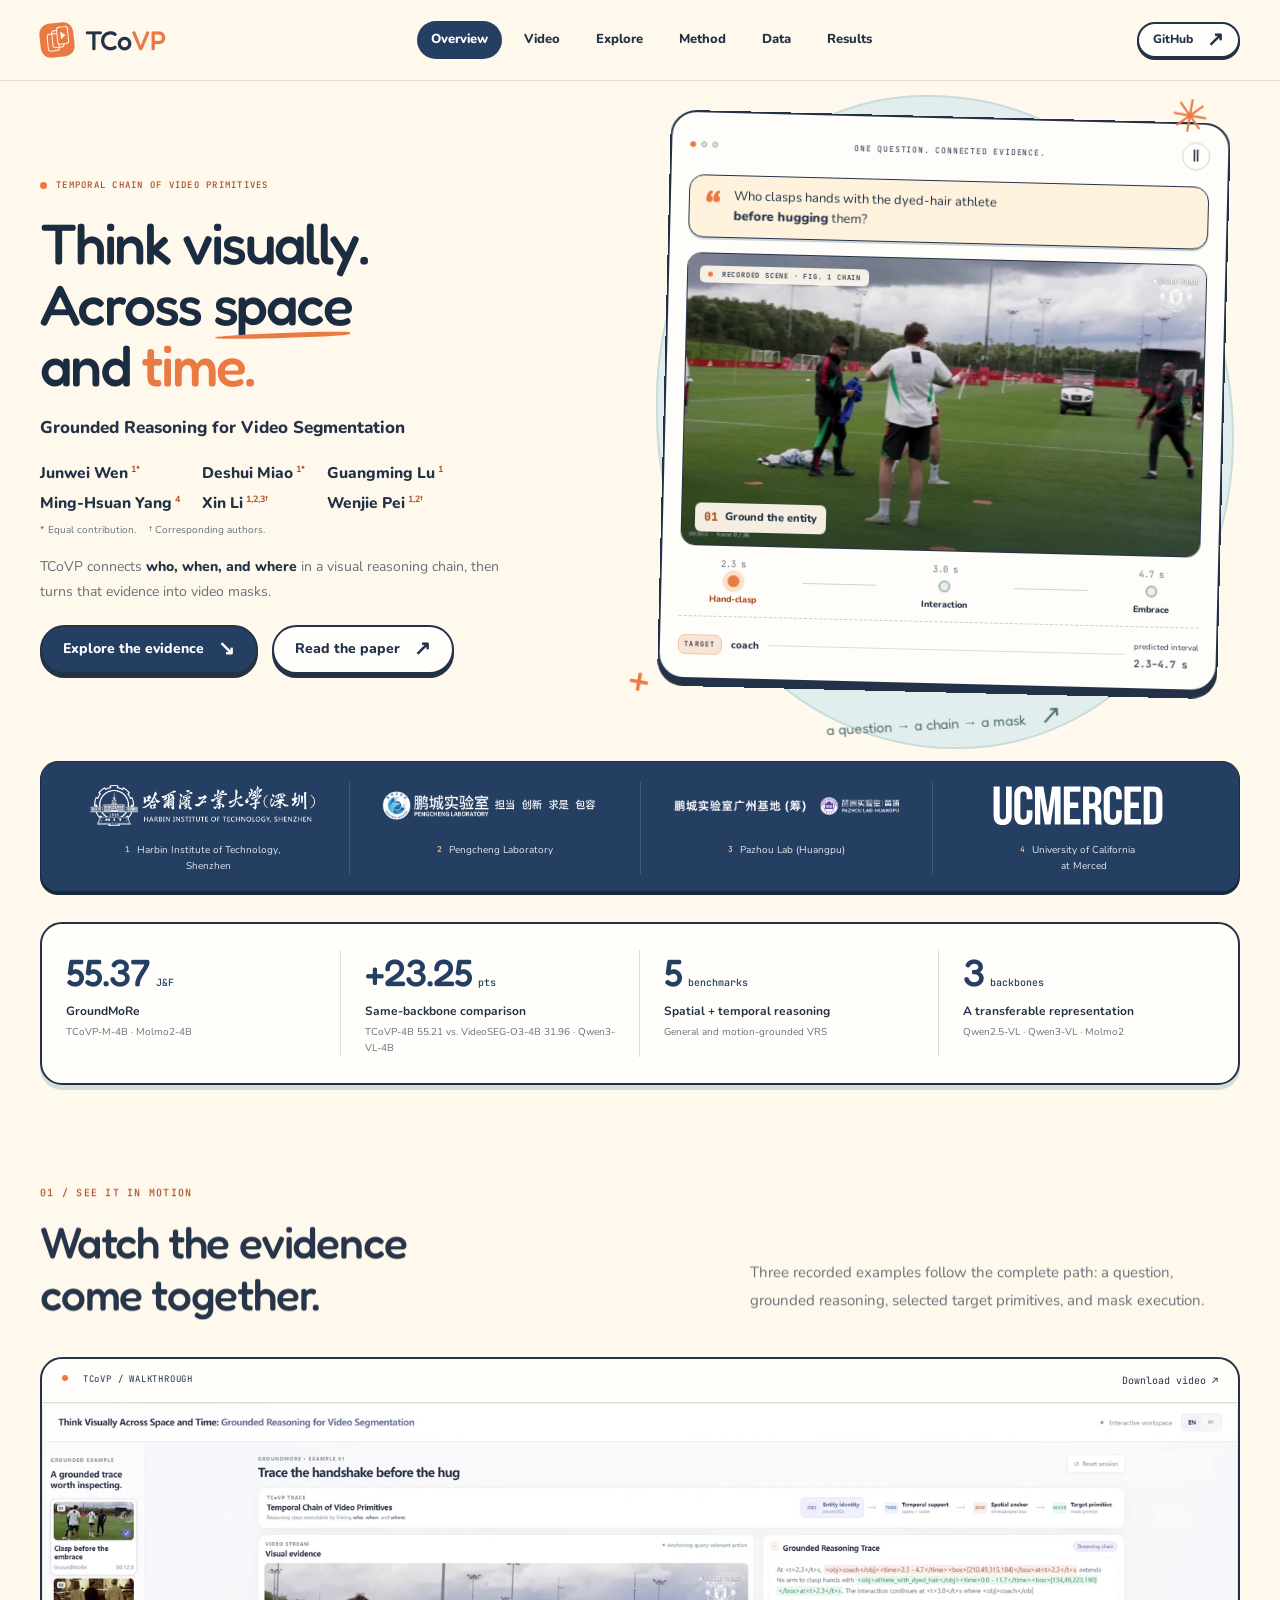
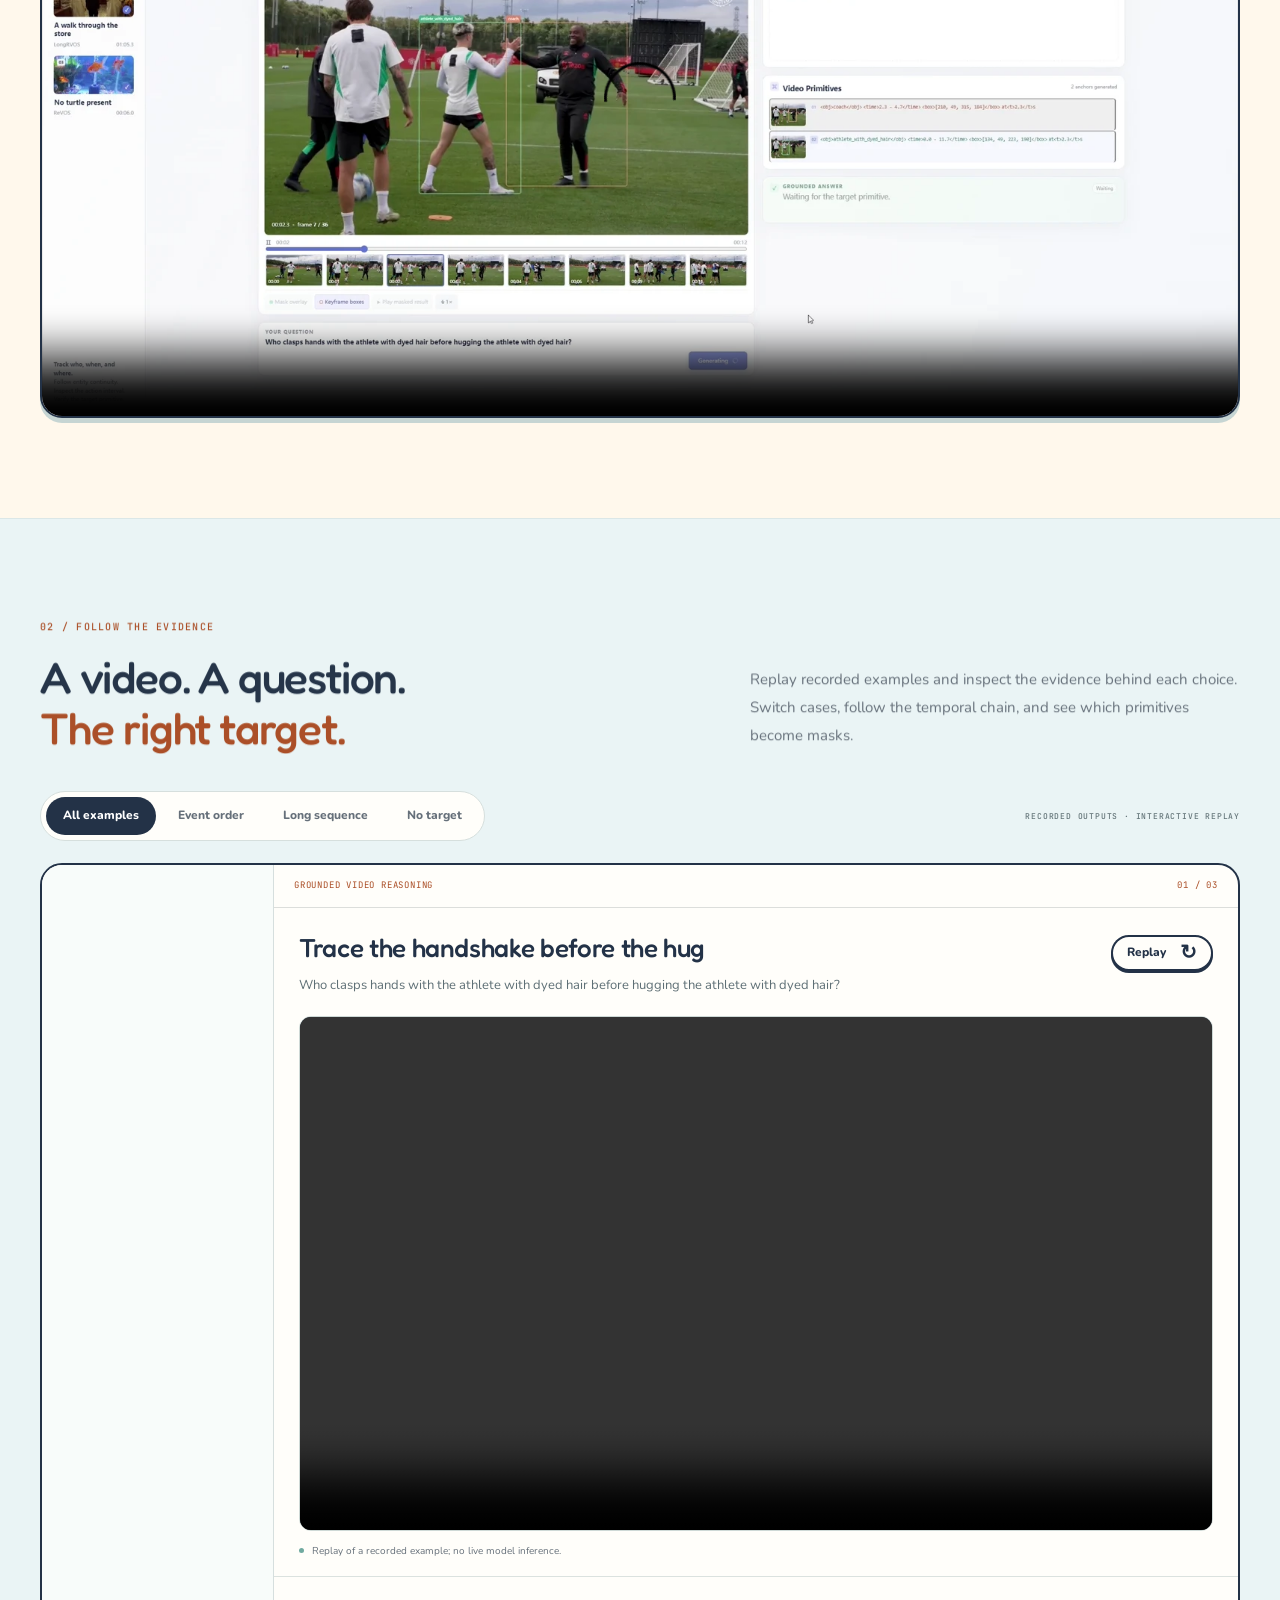
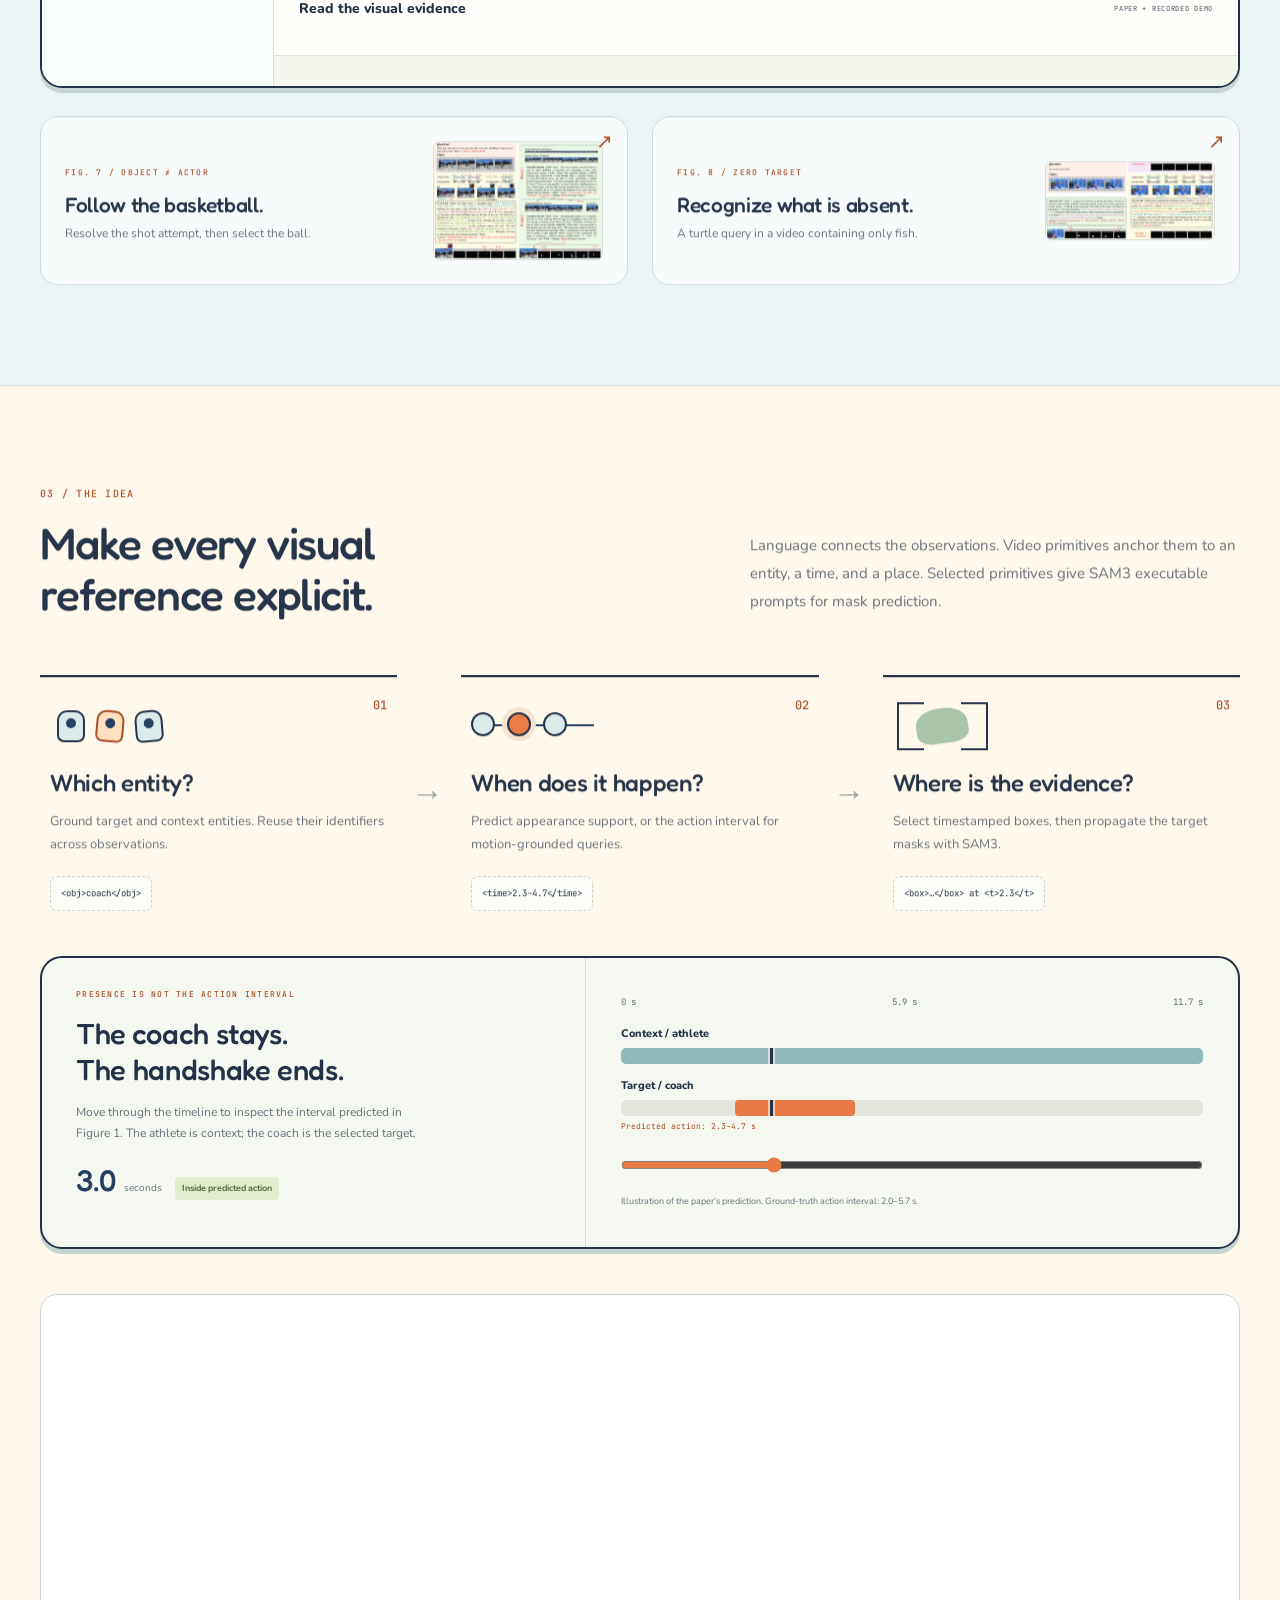
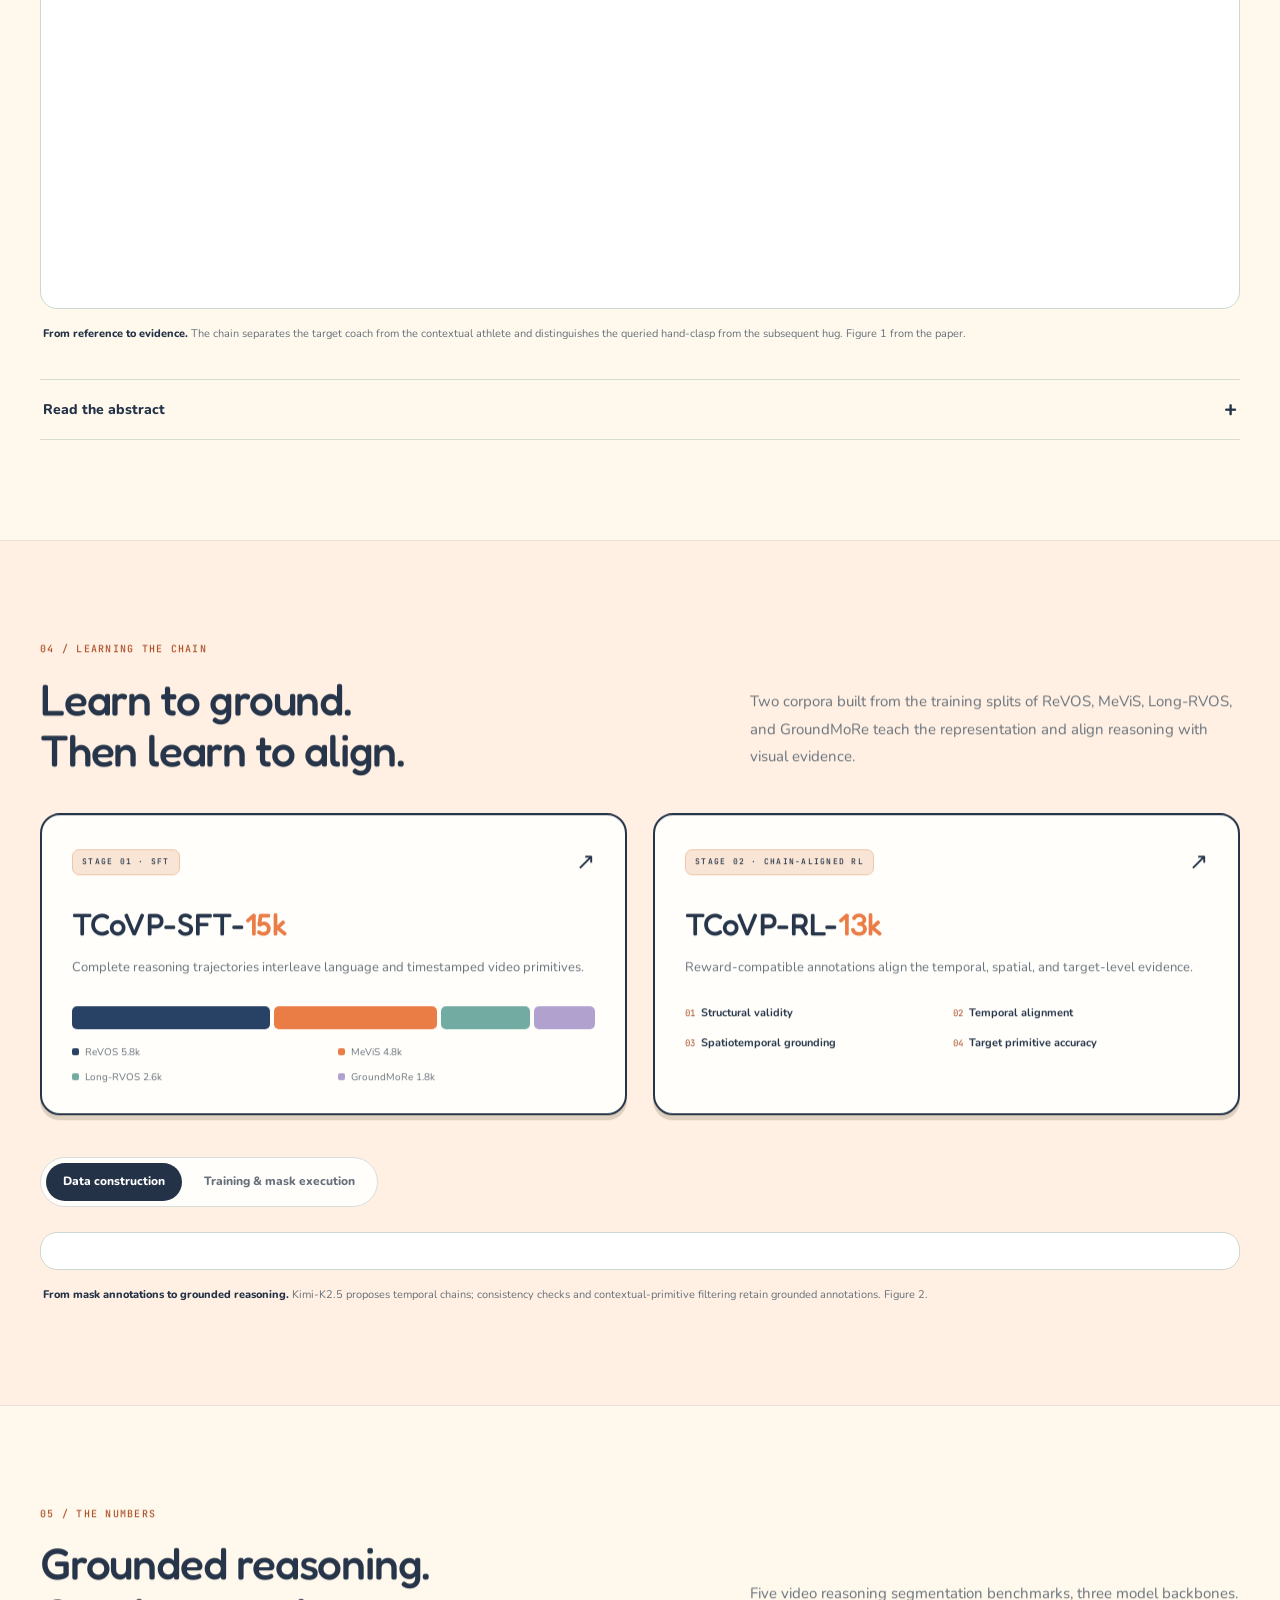
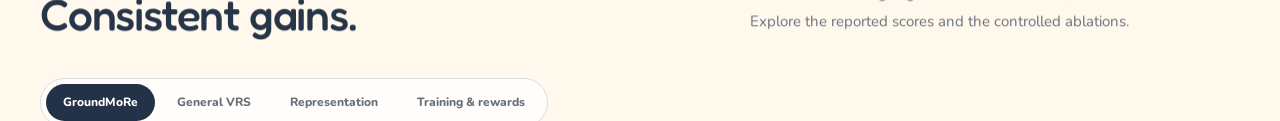
<file: docs/index.html>
<!doctype html>
<html lang="en">
<head>
  <meta charset="utf-8">
  <meta name="viewport" content="width=device-width,initial-scale=1">
  <meta http-equiv="refresh" content="0; url=./next/">
  <title>Think Visually Across Space and Time: Grounded Reasoning for Video Segmentation — TCoVP</title>
</head>
<body>
  <h1>Think Visually Across Space and Time: Grounded Reasoning for Video Segmentation</h1>
  <p><a href="./next/">Continue to the TCoVP project page.</a></p>
  <p><a href="./original.html">View the original project page.</a></p>
</body>
</html>
</file>
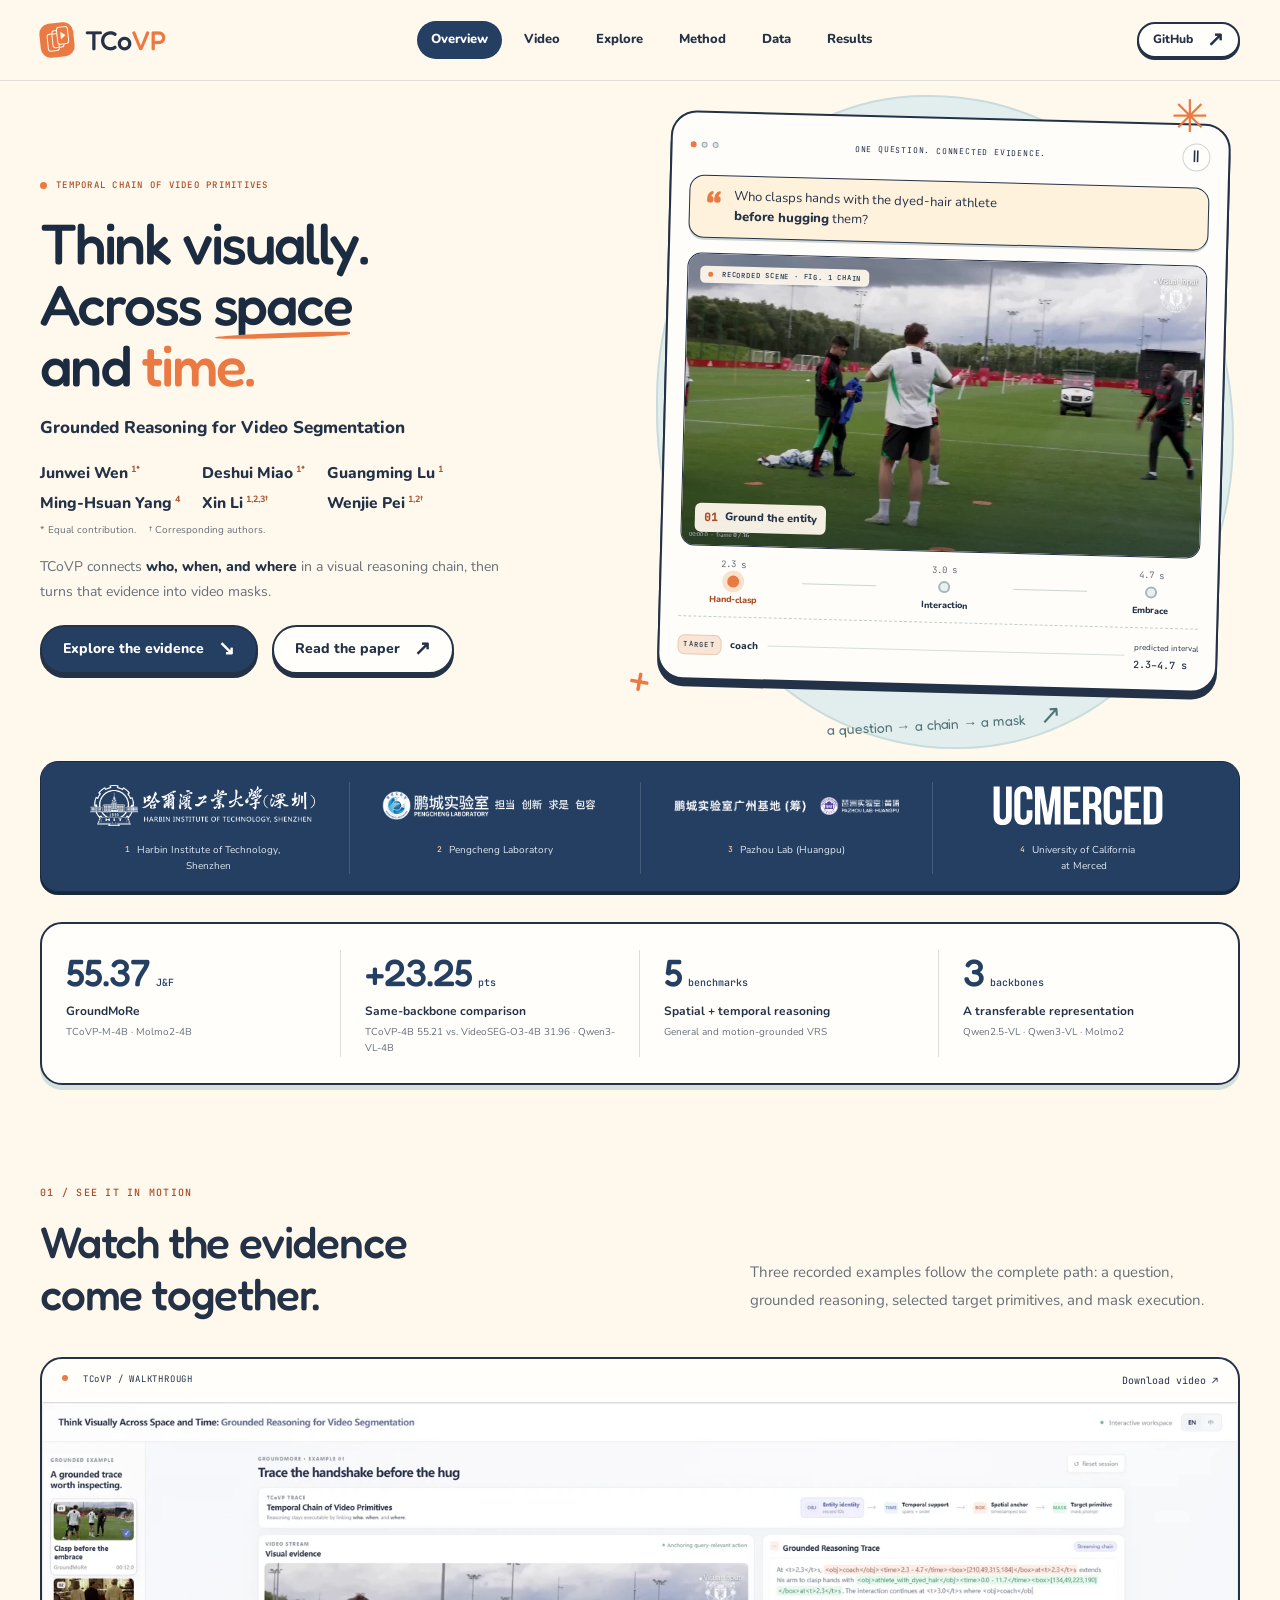
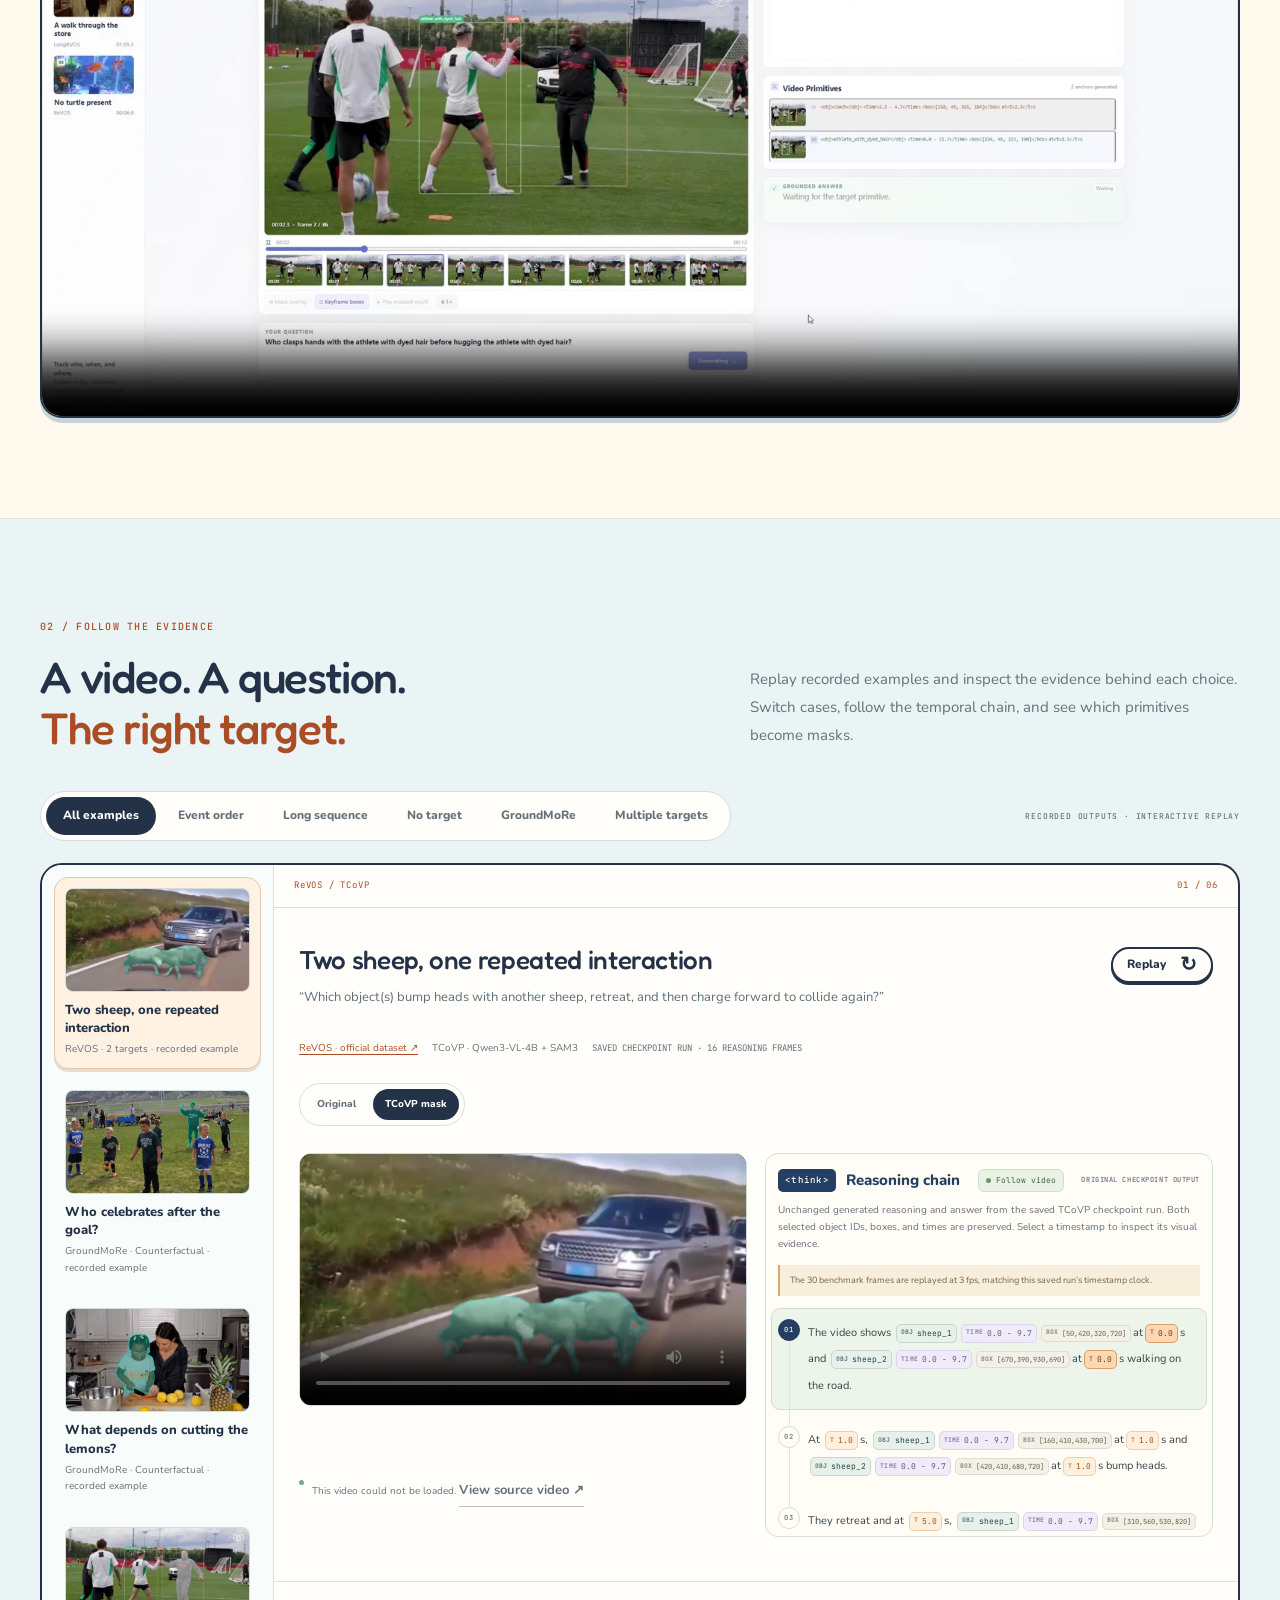
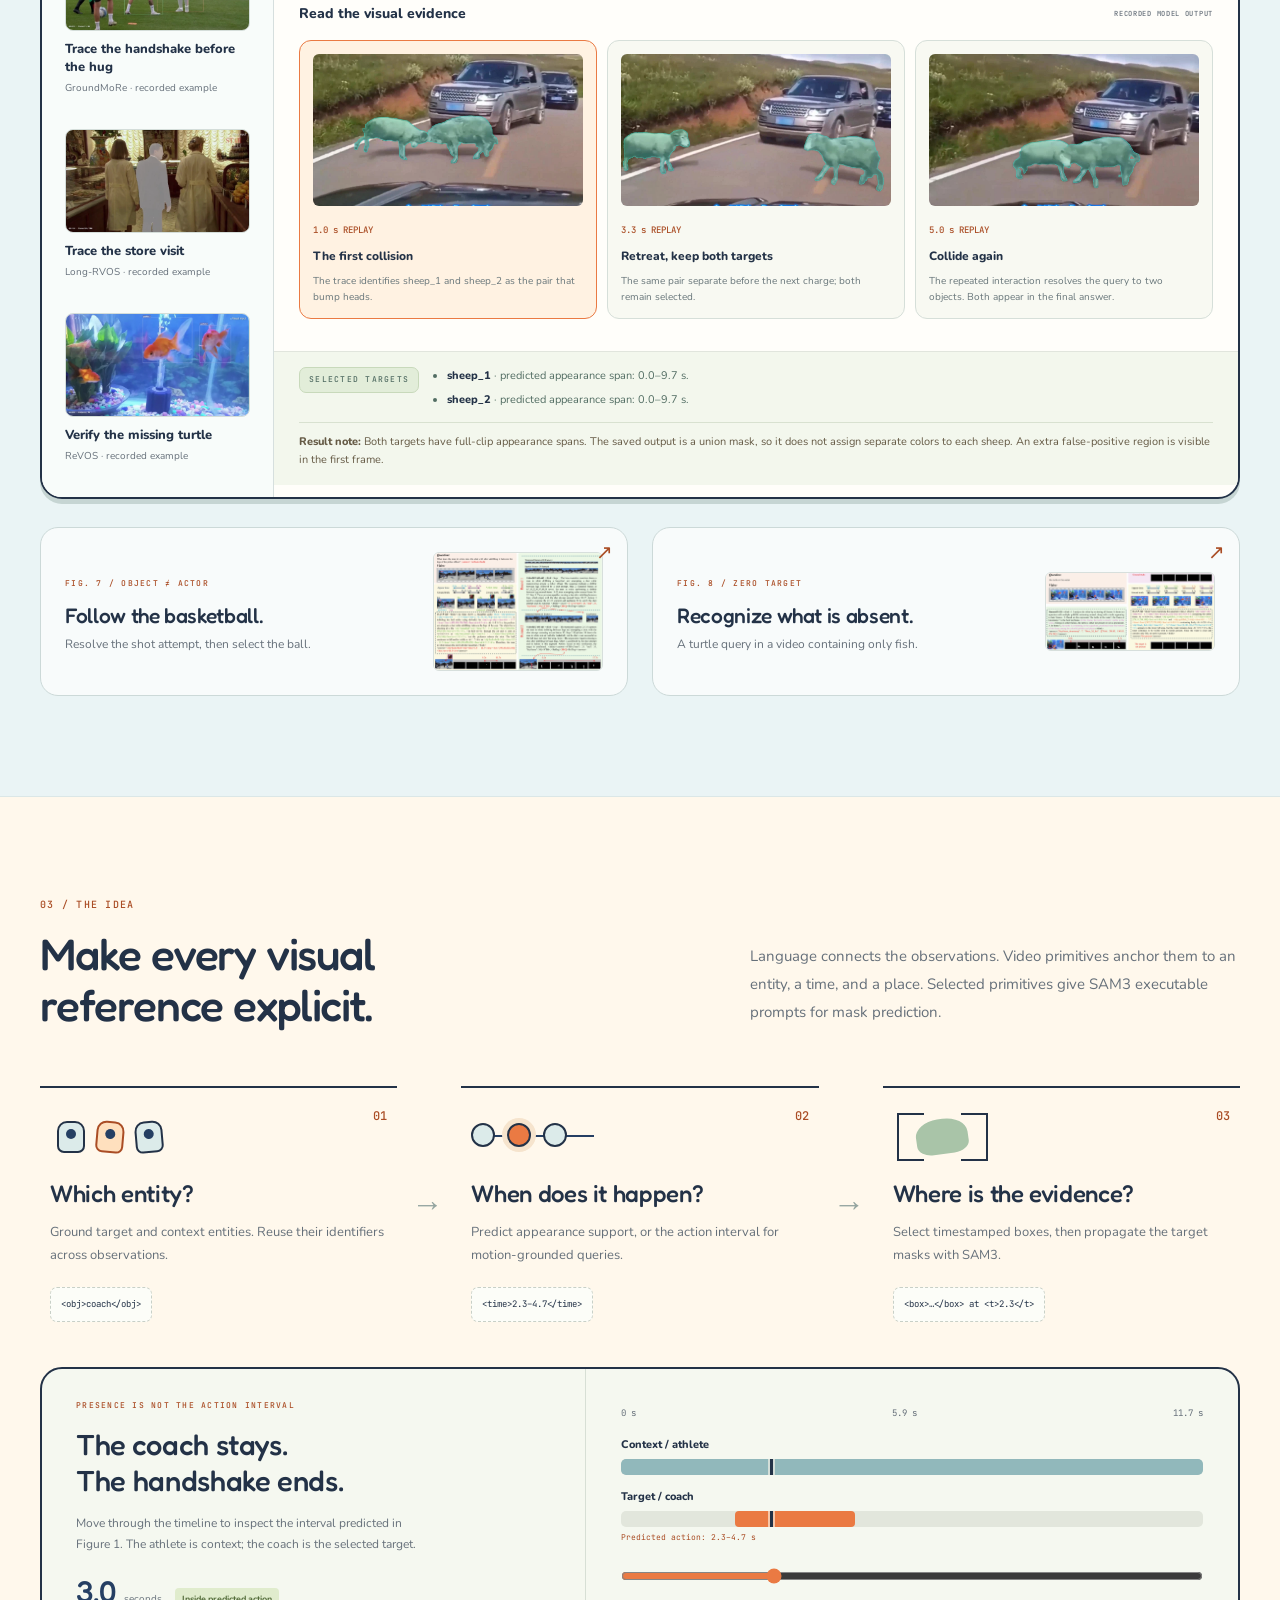
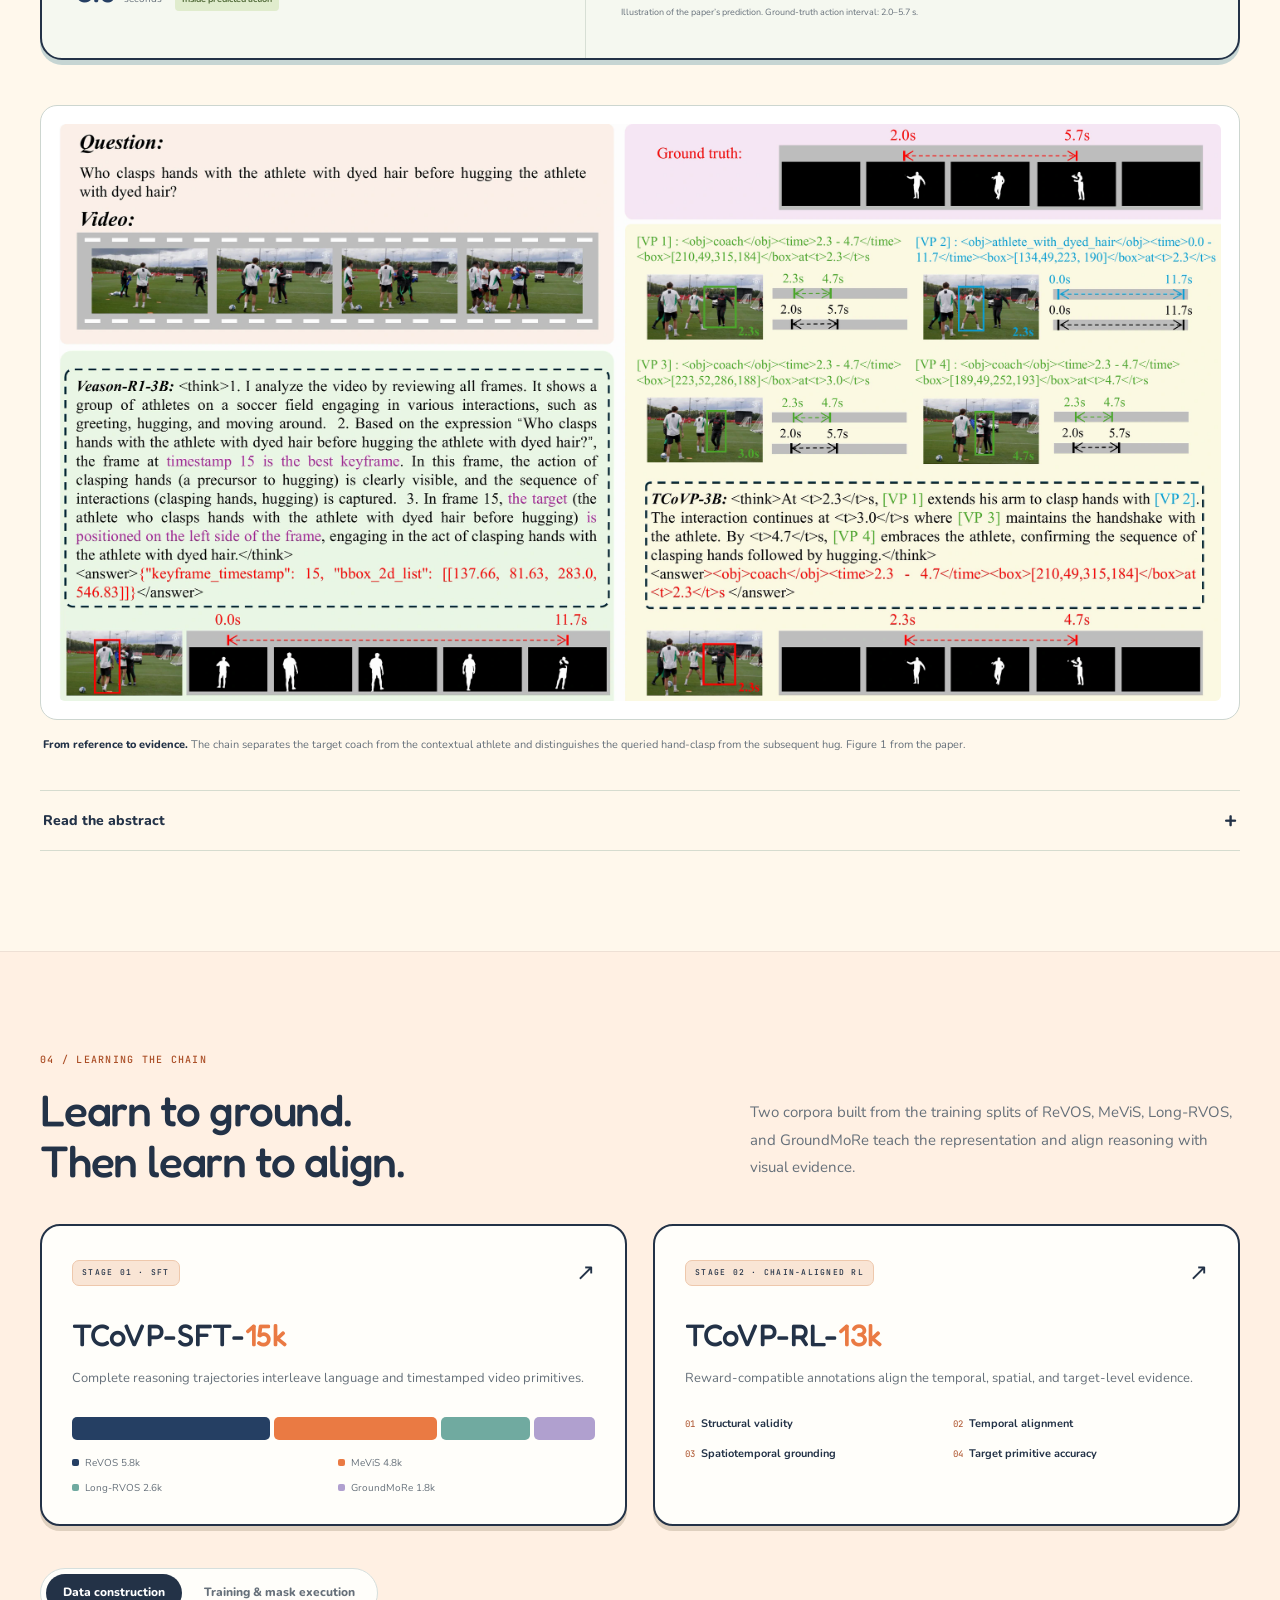
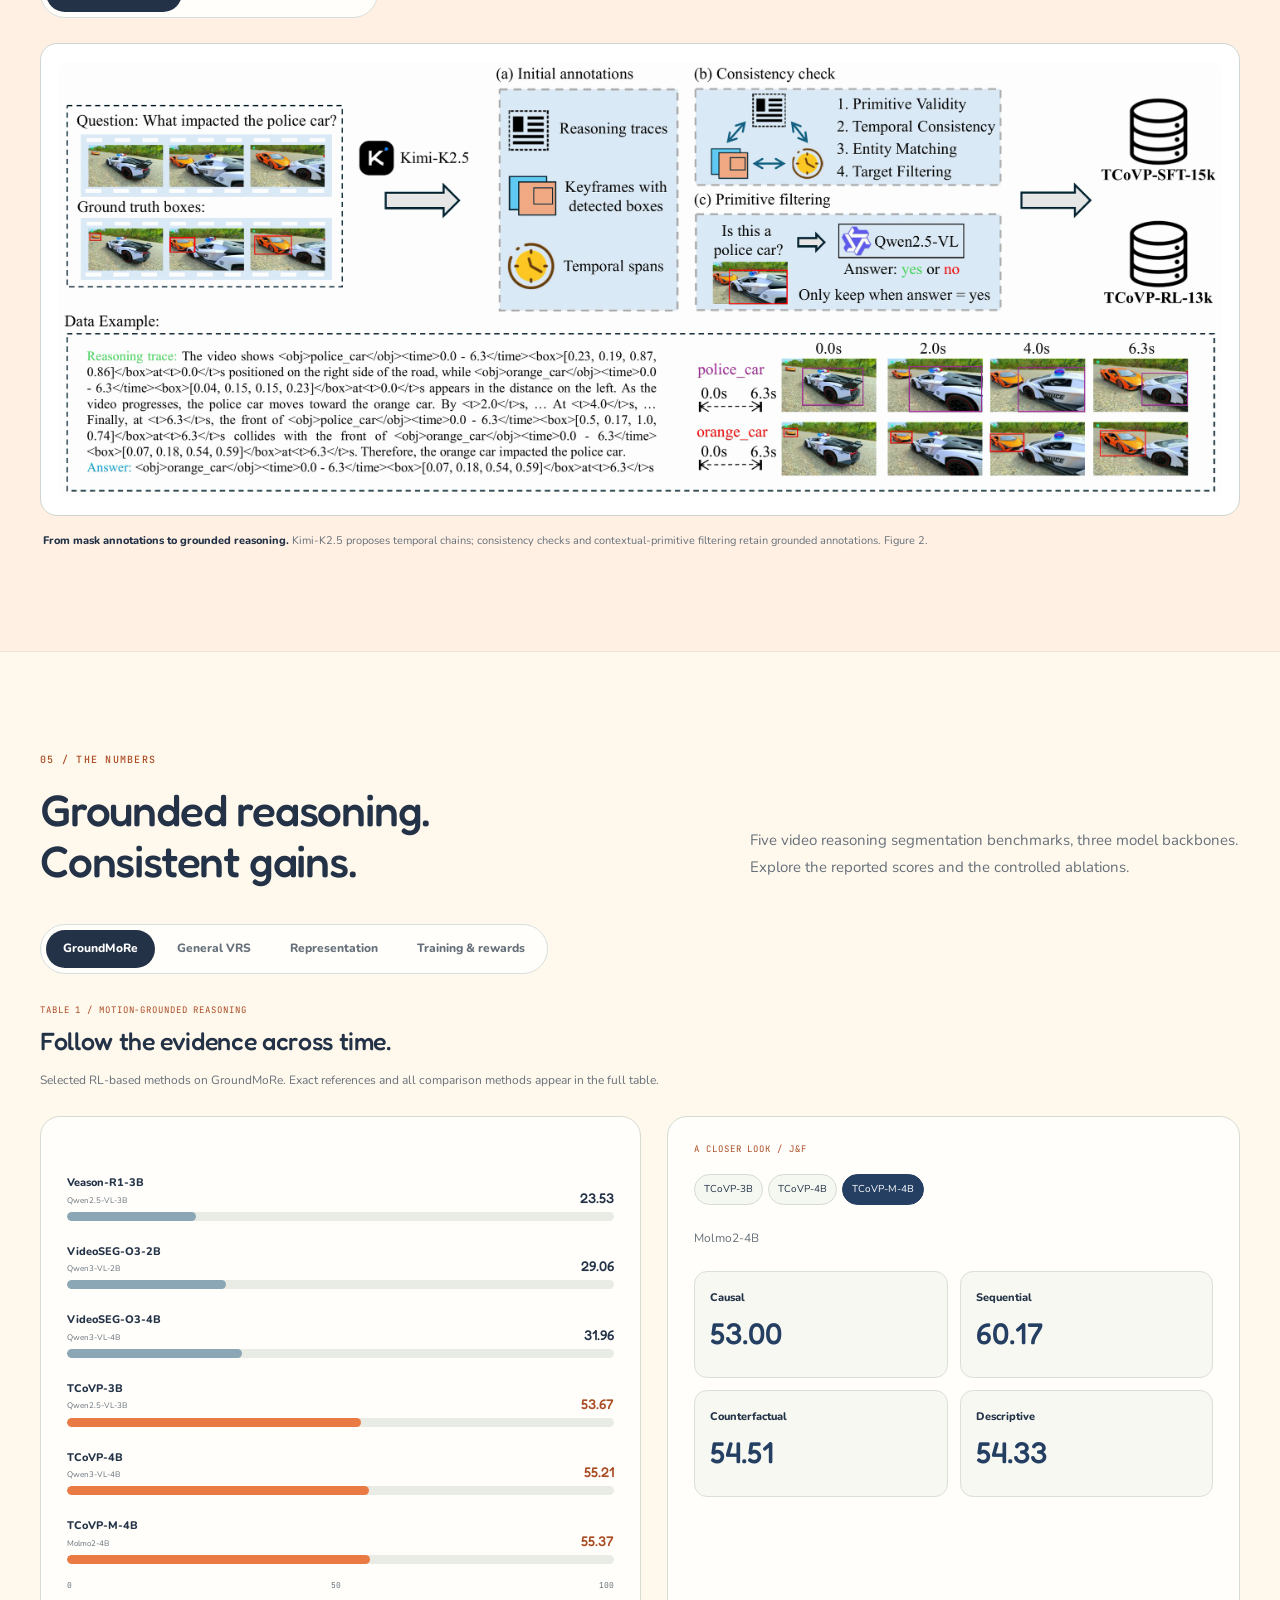
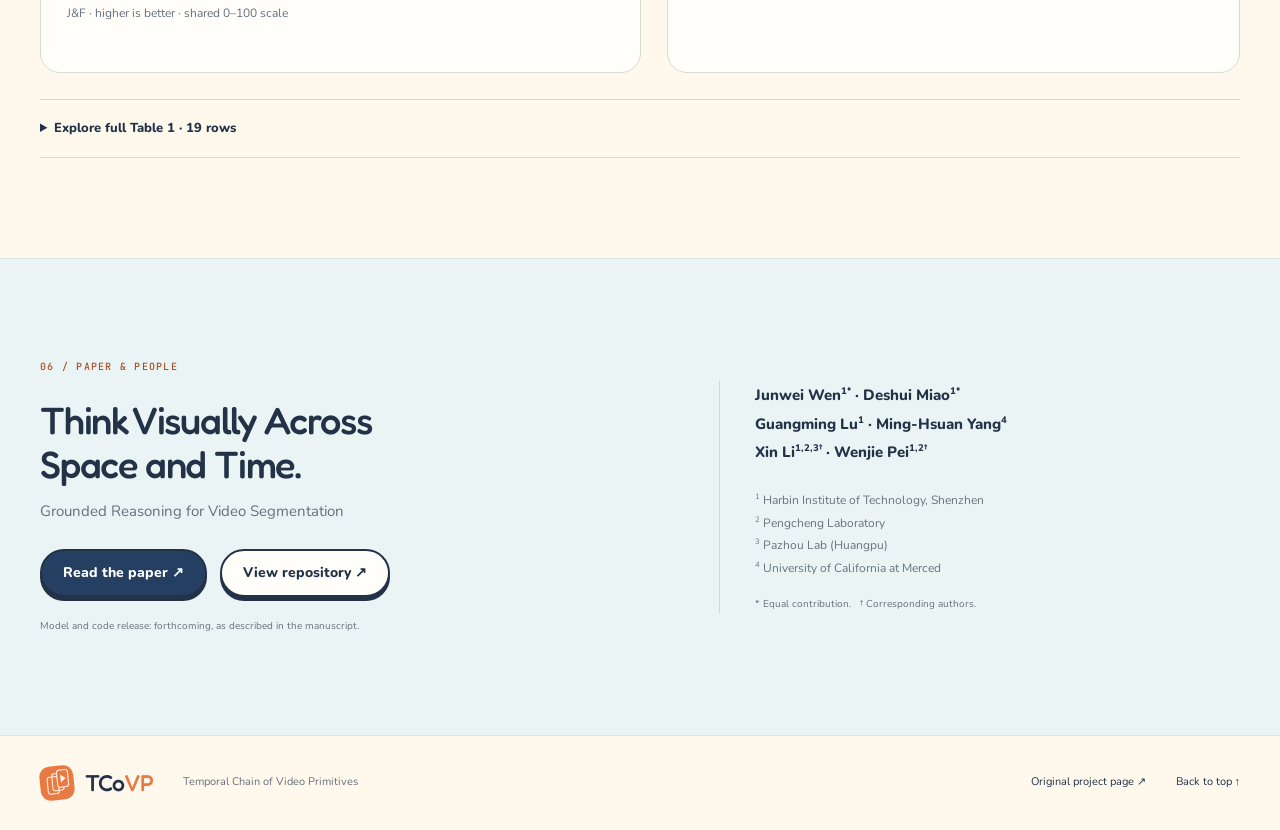
<file: docs/next/index.html>
<!doctype html>
<html lang="en">
<head>
  <meta charset="utf-8">
  <meta name="viewport" content="width=device-width,initial-scale=1">
  <meta name="theme-color" content="#fff8ec">
  <meta name="description" content="TCoVP: Think Visually Across Space and Time. Explore grounded reasoning, timestamped video primitives, and video segmentation through recorded examples.">
  <meta property="og:title" content="TCoVP — Think Visually Across Space and Time">
  <meta property="og:description" content="Grounded Reasoning for Video Segmentation. Which entity, when, and where — connected in one temporal chain.">
  <meta property="og:type" content="website">
  <title>TCoVP — Think Visually Across Space and Time</title>
  <link rel="icon" href="assets/favicon.svg" type="image/svg+xml">
  <link rel="stylesheet" href="assets/fonts/fonts.css">
  <link rel="stylesheet" href="style.css?v=20261019-multitarget">
  <script src="app.js?v=20261019-multitarget" defer></script>
  <script src="results.js" defer></script>
</head>
<body>
  <a class="skip-link" href="#main">Skip to content</a>
  <header class="site-header">
    <nav class="nav-shell" aria-label="Main navigation">
      <a class="brand" href="#overview" aria-label="TCoVP home"><span class="brand-mark" aria-hidden="true"><i></i><i></i><i></i></span>TCo<span>VP</span></a>
      <button class="menu-toggle" aria-label="Open navigation" aria-expanded="false" aria-controls="nav-links"><span></span><span></span></button>
      <div class="nav-links" id="nav-links"><a href="#overview" aria-current="location">Overview</a><a href="#video">Video</a><a href="#samples">Explore</a><a href="#method">Method</a><a href="#data">Data</a><a href="#results">Results</a></div>
      <a class="pill small nav-code" href="https://github.com/Victor-wjw/TCoVP" target="_blank" rel="noopener noreferrer">GitHub <span aria-hidden="true">↗</span></a>
    </nav>
    <div class="reading-progress" aria-hidden="true"></div>
  </header>
  <main id="main">
    <section class="hero shell" id="overview">
      <div class="hero-copy">
        <p class="eyebrow"><span class="status-dot" aria-hidden="true"></span> TEMPORAL CHAIN OF VIDEO PRIMITIVES</p>
        <h1>Think visually.<br>Across <span class="word-space">space</span><br>and <span class="word-time">time.</span></h1>
        <p class="hero-subtitle">Grounded Reasoning for Video Segmentation</p>
        <div class="hero-byline">
          <ol class="hero-authors" aria-label="Paper authors" aria-describedby="hero-author-notes">
            <li>Junwei Wen<sup>1*</sup></li>
            <li>Deshui Miao<sup>1*</sup></li>
            <li>Guangming Lu<sup>1</sup></li>
            <li>Ming-Hsuan Yang<sup>4</sup></li>
            <li>Xin Li<sup>1,2,3†</sup></li>
            <li>Wenjie Pei<sup>1,2†</sup></li>
          </ol>
          <p class="hero-author-notes" id="hero-author-notes">* Equal contribution. <span>† Corresponding authors.</span></p>
        </div>
        <p class="hero-description">TCoVP connects <strong>who, when, and where</strong> in a visual reasoning chain, then turns that evidence into video masks.</p>
        <div class="hero-actions"><a class="pill primary" href="#samples">Explore the evidence <span aria-hidden="true">↘</span></a><a class="pill" href="assets/TCoVP_arXiv.pdf" target="_blank" rel="noopener">Read the paper <span aria-hidden="true">↗</span></a></div>
      </div>
      <div class="hero-art" aria-label="Animated illustration of a temporal video primitive chain">
        <div class="art-orbit" aria-hidden="true"></div><span class="spark spark-one" aria-hidden="true">✳</span><span class="spark spark-two" aria-hidden="true">+</span>
        <div class="hero-window">
          <div class="window-top"><span><i></i><i></i><i></i></span><span>ONE QUESTION. CONNECTED EVIDENCE.</span><button id="hero-motion" class="icon-button" aria-label="Pause illustration" title="Pause illustration">Ⅱ</button></div>
          <div class="hero-query"><span class="query-symbol" aria-hidden="true">“</span><p>Who clasps hands with the dyed-hair athlete<br><strong>before hugging</strong> them?</p></div>
          <div class="hero-scene">
            <video id="hero-scene-video" src="assets/demo-handshake.mp4" poster="assets/hero-01.webp" muted loop playsinline preload="metadata" aria-label="Recorded coach and athlete example; illustration of the Figure 1 chain"></video>

            <span class="scene-label"><i></i> RECORDED SCENE · FIG. 1 CHAIN</span>
            <div class="hero-step-badge"><span id="hero-step-number">01</span><span id="hero-step-label">Ground the entity</span></div>
          </div>
          <div class="chain-strip" aria-label="Chronological observations from Figure 1">
            <div class="chain-node is-active" data-hero-node="0"><span>2.3 s</span><i></i><strong>Hand-clasp</strong></div><span class="chain-connector" aria-hidden="true"></span>
            <div class="chain-node" data-hero-node="1"><span>3.0 s</span><i></i><strong>Interaction</strong></div><span class="chain-connector" aria-hidden="true"></span>
            <div class="chain-node" data-hero-node="2"><span>4.7 s</span><i></i><strong>Embrace</strong></div>
          </div>
          <div class="hero-answer"><span class="tag">TARGET</span><strong>coach</strong><span class="answer-line" aria-hidden="true"></span><span>predicted interval <b>2.3–4.7 s</b></span></div>
        </div>
        <div class="art-caption">a question → a chain → a mask <span aria-hidden="true">↗</span></div>
      </div>
      <div class="hero-affiliations" aria-label="Author affiliations">
        <ol>
          <li><a href="https://www.hitsz.edu.cn/" target="_blank" rel="noopener noreferrer"><span class="affiliation-logo"><img src="assets/affiliations/hitsz-logo.png" width="365" height="67" alt=""></span><span class="affiliation-name"><span class="affiliation-number">1</span><span>Harbin Institute of Technology,<br>Shenzhen</span></span></a></li>
          <li><a href="https://www.pcl.ac.cn/" target="_blank" rel="noopener noreferrer"><span class="affiliation-logo"><img src="assets/affiliations/pengcheng-logo.png" width="619" height="78" alt=""></span><span class="affiliation-name"><span class="affiliation-number">2</span><span>Pengcheng Laboratory</span></span></a></li>
          <li><a href="https://www.pazhoulab-huangpu.com/" target="_blank" rel="noopener noreferrer"><span class="affiliation-logo"><img src="assets/affiliations/pazhou-huangpu-logo.png" width="511" height="41" alt=""></span><span class="affiliation-name"><span class="affiliation-number">3</span><span>Pazhou Lab (Huangpu)</span></span></a></li>
          <li><a href="https://www.ucmerced.edu/" target="_blank" rel="noopener noreferrer"><span class="affiliation-logo"><img src="assets/affiliations/ucmerced-logotype-white.svg" width="1816" height="427" alt=""></span><span class="affiliation-name"><span class="affiliation-number">4</span><span>University of California<br>at Merced</span></span></a></li>
        </ol>
      </div>
    </section>

    <div class="shell stat-strip" aria-label="Paper at a glance">
      <div><strong>55.37<span> J&amp;F</span></strong><b>GroundMoRe</b><small>TCoVP-M-4B · Molmo2-4B</small></div>
      <div><strong>+23.25<span> pts</span></strong><b>Same-backbone comparison</b><small>TCoVP-4B 55.21 vs. VideoSEG-O3-4B 31.96 · Qwen3-VL-4B</small></div>
      <div><strong>5<span> benchmarks</span></strong><b>Spatial + temporal reasoning</b><small>General and motion-grounded VRS</small></div>
      <div><strong>3<span> backbones</span></strong><b>A transferable representation</b><small>Qwen2.5-VL · Qwen3-VL · Molmo2</small></div>
    </div>

    <section class="section shell" id="video">
      <div class="section-heading"><div><p class="eyebrow">01 / SEE IT IN MOTION</p><h2>Watch the evidence<br>come together.</h2></div><p>Three recorded examples follow the complete path: a question, grounded reasoning, selected target primitives, and mask execution.</p></div>
      <div class="overview-video framed"><div class="panel-bar"><span><i class="status-dot"></i> TCoVP / WALKTHROUGH</span><a href="../assets/video_demo_with_cover.mp4" download>Download video ↗</a></div><video id="overview-video" controls playsinline preload="metadata" poster="assets/demo-overview.webp" aria-label="TCoVP recorded demonstration"><source src="../assets/video_demo_with_cover.mp4" type="video/mp4">Your browser does not support embedded video. <a href="../assets/video_demo_with_cover.mp4">Download the demo.</a></video></div>
    </section>

    <section class="section tint-blue" id="samples">
      <div class="shell">
        <div class="section-heading"><div><p class="eyebrow">02 / FOLLOW THE EVIDENCE</p><h2>A video. A question.<br><span class="accent">The right target.</span></h2></div><p>Replay recorded examples and inspect the evidence behind each choice. Switch cases, follow the temporal chain, and see which primitives become masks.</p></div>
        <div class="sample-toolbar"><div class="segmented" aria-label="Filter examples"><button class="is-active" data-sample-filter="all" aria-pressed="true">All examples</button><button data-sample-filter="temporal" aria-pressed="false">Event order</button><button data-sample-filter="sequence" aria-pressed="false">Long sequence</button><button data-sample-filter="absent" aria-pressed="false">No target</button></div><span class="mono sample-note">RECORDED OUTPUTS · INTERACTIVE REPLAY</span></div>
        <div class="sample-explorer framed">
          <div class="sample-list" id="sample-list" aria-label="Choose a recorded example"></div>
          <article class="sample-player" id="sample-player" aria-labelledby="sample-title">
            <div class="panel-bar"><span id="sample-dataset">GROUNDED VIDEO REASONING</span><span id="sample-index">01 / 03</span></div>
            <div class="sample-intro"><div><h3 id="sample-title">Trace the handshake before the hug</h3><p id="sample-query">Who clasps hands with the athlete with dyed hair before hugging the athlete with dyed hair?</p></div><button class="pill small" id="sample-replay">Replay <span aria-hidden="true">↻</span></button></div>
            <div class="sample-meta" id="sample-meta" hidden></div>
            <div class="sample-view-controls segmented" id="sample-view-controls" role="group" aria-label="Video view" hidden><button type="button" data-sample-view="raw" aria-pressed="false">Original</button><button type="button" data-sample-view="masked" aria-pressed="true">TCoVP mask</button></div>
            <div class="sample-stage"><video id="sample-video" controls playsinline preload="metadata" aria-label="Selected recorded example"></video><div class="sample-empty" hidden><span>∅</span><p>No matching target.<br><strong>An empty mask is an answer, too.</strong></p></div></div>
            <div class="sample-caption"><span class="live-dot" aria-hidden="true"></span><p id="sample-caption">Replay of a recorded example; no live model inference.</p></div>
            <section class="sample-reasoning" id="sample-reasoning" aria-labelledby="sample-reasoning-title" hidden>
              <div class="reasoning-heading"><div><span class="reasoning-code mono">&lt;think&gt;</span><h4 id="sample-reasoning-title">Reasoning chain</h4></div><button class="reasoning-follow" id="sample-reasoning-follow" type="button" aria-pressed="true" title="Keep the current observation visible"><span aria-hidden="true"></span>Follow video</button><span class="mono" id="sample-reasoning-origin">MODEL OUTPUT · ORIGINAL ORDER</span></div>
              <p class="reasoning-intro" id="sample-reasoning-intro">Read the model’s own words in order. Select a timestamp to inspect its visual evidence.</p>
              <p class="reasoning-clock-note" id="sample-reasoning-clock-note" hidden></p>
              <div class="reasoning-body" id="sample-reasoning-body" tabindex="0" role="region" aria-label="Read the model reasoning and answer">
              <p class="reasoning-status" id="sample-trace-status" role="status" aria-live="polite" hidden></p>
              <div class="reasoning-reading" id="sample-reasoning-reading" tabindex="0" role="region" aria-label="Model reasoning in original order" hidden><ol class="reasoning-chain" id="sample-reasoning-chain"></ol></div>
              <div class="reasoning-answer" id="sample-trace-answer" hidden><span class="mono">&lt;answer&gt;</span><h5>Selected target primitives</h5><p id="sample-trace-answer-content"></p></div>
              <details class="sample-trace" id="sample-trace"><summary><span id="sample-trace-raw-label">Original trace</span><span aria-hidden="true">↗</span></summary><div class="sample-trace-tools"><span>Saved text, including its primitive tokens.</span><a id="sample-trace-download" download>Download original .txt ↗</a></div><pre id="sample-trace-content" tabindex="0" aria-label="Original model trace" hidden></pre></details>
              </div>
            </section>
            <div class="evidence-panel"><div class="evidence-heading"><h4>Read the visual evidence</h4><span class="mono" id="evidence-source">PAPER + RECORDED DEMO</span></div><div id="evidence-steps" class="evidence-steps"></div></div>
            <div class="sample-conclusion" id="sample-conclusion"></div>
          </article>
        </div>
        <noscript><p>Interactive samples require JavaScript. The full recorded demonstration above and all paper figures below remain available.</p></noscript>
        <div class="paper-examples"><a class="example-link" href="../assets/example-basketball.png" data-lightbox><div><span class="mono">FIG. 7 / OBJECT ≠ ACTOR</span><h3>Follow the basketball.</h3><p>Resolve the shot attempt, then select the ball.</p></div><img src="../assets/example-basketball.png" alt="Paper Figure 7: target basketball and predicted shot interval" loading="lazy"><span class="open-icon" aria-hidden="true">↗</span></a><a class="example-link" href="../assets/example-zero-target.png" data-lightbox><div><span class="mono">FIG. 8 / ZERO TARGET</span><h3>Recognize what is absent.</h3><p>A turtle query in a video containing only fish.</p></div><img src="../assets/example-zero-target.png" alt="Paper Figure 8: no turtle is present; TCoVP returns an empty target set" loading="lazy"><span class="open-icon" aria-hidden="true">↗</span></a></div>
      </div>
    </section>

    <section class="section shell" id="method">
      <div class="section-heading"><div><p class="eyebrow">03 / THE IDEA</p><h2>Make every visual<br>reference explicit.</h2></div><p>Language connects the observations. Video primitives anchor them to an entity, a time, and a place. Selected primitives give SAM3 executable prompts for mask prediction.</p></div>
      <div class="method-rail" aria-label="Three stages of the TCoVP method"><article><span class="step-number">01</span><div class="method-icon entity-icon" aria-hidden="true"><i></i><i></i><i></i></div><h3>Which entity?</h3><p>Ground target and context entities. Reuse their identifiers across observations.</p><span class="code-tag">&lt;obj&gt;coach&lt;/obj&gt;</span></article><span class="rail-arrow" aria-hidden="true">→</span><article><span class="step-number">02</span><div class="method-icon time-icon" aria-hidden="true"><i></i><i></i><i></i></div><h3>When does it happen?</h3><p>Predict appearance support, or the action interval for motion-grounded queries.</p><span class="code-tag">&lt;time&gt;2.3–4.7&lt;/time&gt;</span></article><span class="rail-arrow" aria-hidden="true">→</span><article><span class="step-number">03</span><div class="method-icon box-icon" aria-hidden="true"><i></i></div><h3>Where is the evidence?</h3><p>Select timestamped boxes, then propagate the target masks with SAM3.</p><span class="code-tag">&lt;box&gt;…&lt;/box&gt; at &lt;t&gt;2.3&lt;/t&gt;</span></article></div>
      <div class="interval-lab framed"><div class="interval-copy"><p class="eyebrow">PRESENCE IS NOT THE ACTION INTERVAL</p><h3>The coach stays.<br>The handshake ends.</h3><p>Move through the timeline to inspect the interval predicted in Figure 1. The athlete is context; the coach is the selected target.</p><div class="time-readout"><span id="interval-time">3.0</span><small>seconds</small><b id="interval-state">Inside predicted action</b></div></div><div class="interval-controls"><div class="time-axis"><span>0 s</span><span>5.9 s</span><span>11.7 s</span></div><div class="interval-track"><span>Context / athlete</span><div class="track full"><i></i></div></div><div class="interval-track"><span>Target / coach</span><div class="track"><i class="predicted-range"></i></div><small>Predicted action: 2.3–4.7 s</small></div><label for="interval-scrubber" class="sr-only">Inspect the predicted action interval in seconds</label><input id="interval-scrubber" type="range" min="0" max="11.7" step="0.1" value="3"><p class="interval-footnote">Illustration of the paper’s prediction. Ground-truth action interval: 2.0–5.7 s.</p></div></div>
      <figure class="paper-figure"><a class="figure-frame" href="../assets/reasoning.png" data-lightbox><img src="../assets/reasoning.png" alt="Figure 1: TCoVP grounds coach and athlete observations and identifies the hand-clasp interval before the hug" loading="lazy" width="2800" height="1391"><span class="expand-figure">Expand figure ↗</span></a><figcaption><strong>From reference to evidence.</strong> The chain separates the target coach from the contextual athlete and distinguishes the queried hand-clasp from the subsequent hug. Figure 1 from the paper.</figcaption></figure>
      <details class="abstract-details"><summary>Read the abstract <span aria-hidden="true">+</span></summary><div class="abstract-body"><p>Video Reasoning Segmentation (VRS) requires a model to identify an implicitly described target and predict its pixel-level mask trajectory, while resolving the spatial relations and temporal events that determine the answer. Text-only Chain-of-Thought (CoT) can explain a target choice without making the underlying visual references explicit, leaving a <strong>video reference gap</strong> between linguistic inference and the evidence distributed across frames.</p><p>We introduce <strong>Temporal Chain of Video Primitives (TCoVP)</strong>, a spatiotemporally grounded form of Video CoT that organizes query-relevant observations into a chronological reasoning chain. Each primitive associates an entity reference with temporal support and timestamped spatial evidence, and the chain interleaves these references with language to guide reasoning about which entity is relevant, when the queried event holds, and where its evidence appears. The selected target primitives then provide box prompts and temporal support for video mask prediction.</p><p>We construct <strong>TCoVP-SFT-15k</strong> and <strong>TCoVP-RL-13k</strong> to learn this representation through supervised fine-tuning and chain-aligned reinforcement learning. Extensive experiments across five VRS benchmarks and three model backbones demonstrate the strong performance of TCoVP, highlighting the effectiveness of organizing spatial and temporal evidence within the reasoning process. All models and code will be publicly released.</p></div></details>
    </section>

    <section class="section tint-peach" id="data"><div class="shell"><div class="section-heading"><div><p class="eyebrow">04 / LEARNING THE CHAIN</p><h2>Learn to ground.<br>Then learn to align.</h2></div><p>Two corpora built from the training splits of ReVOS, MeViS, Long-RVOS, and GroundMoRe teach the representation and align reasoning with visual evidence.</p></div>
      <div class="training-cards"><article class="training-card"><div class="training-top"><span class="tag">STAGE 01 · SFT</span><span aria-hidden="true">↗</span></div><h3>TCoVP-SFT-<span>15k</span></h3><p>Complete reasoning trajectories interleave language and timestamped video primitives.</p><div class="corpus-bar" aria-label="Approximate SFT composition: ReVOS 5.8k, MeViS 4.8k, Long-RVOS 2.6k, GroundMoRe 1.8k"><i style="--portion:38.67%;--color:var(--navy)"></i><i style="--portion:32%;--color:var(--orange)"></i><i style="--portion:17.33%;--color:var(--teal)"></i><i style="--portion:12%;--color:var(--violet)"></i></div><div class="corpus-legend"><span><i class="navy"></i>ReVOS 5.8k</span><span><i class="orange"></i>MeViS 4.8k</span><span><i class="teal"></i>Long-RVOS 2.6k</span><span><i class="violet"></i>GroundMoRe 1.8k</span></div></article><article class="training-card"><div class="training-top"><span class="tag">STAGE 02 · CHAIN-ALIGNED RL</span><span aria-hidden="true">↗</span></div><h3>TCoVP-RL-<span>13k</span></h3><p>Reward-compatible annotations align the temporal, spatial, and target-level evidence.</p><div class="reward-list"><span><i>01</i>Structural validity</span><span><i>02</i>Temporal alignment</span><span><i>03</i>Spatiotemporal grounding</span><span><i>04</i>Target primitive accuracy</span></div></article></div>
      <div class="data-tabs segmented" role="tablist" aria-label="Training figures"><button role="tab" id="data-tab-construction" aria-controls="data-panel-construction" aria-selected="true" class="is-active" data-figure-tab="construction">Data construction</button><button role="tab" id="data-tab-training" aria-controls="data-panel-training" aria-selected="false" tabindex="-1" data-figure-tab="training">Training &amp; mask execution</button></div>
      <figure class="paper-figure" id="data-panel-construction" role="tabpanel" aria-labelledby="data-tab-construction"><a class="figure-frame" href="../assets/data-pipeline.png" data-lightbox><img src="../assets/data-pipeline.png" alt="Figure 2: Kimi-K2.5 temporal chain annotation, consistency checks, and Qwen2.5-VL filtering" loading="lazy"><span class="expand-figure">Expand figure ↗</span></a><figcaption><strong>From mask annotations to grounded reasoning.</strong> Kimi-K2.5 proposes temporal chains; consistency checks and contextual-primitive filtering retain grounded annotations. Figure 2.</figcaption></figure>
      <figure class="paper-figure" id="data-panel-training" role="tabpanel" aria-labelledby="data-tab-training" hidden><a class="figure-frame" href="../assets/training.png" data-lightbox><img src="../assets/training.png" alt="Figure 3: supervised initialization, four aligned rewards, group-normalized advantages, and SAM3 mask execution" loading="lazy"><span class="expand-figure">Expand figure ↗</span></a><figcaption><strong>Chain-aligned training.</strong> Candidate chains receive four rewards; selected target primitives provide timestamped box prompts and temporal support to SAM3. Figure 3.</figcaption></figure>
    </div></section>

    <section class="section shell" id="results"><div class="section-heading"><div><p class="eyebrow">05 / THE NUMBERS</p><h2>Grounded reasoning.<br>Consistent gains.</h2></div><p>Five video reasoning segmentation benchmarks, three model backbones. Explore the reported scores and the controlled ablations.</p></div><div class="segmented result-tabs" role="tablist" aria-label="Benchmark results"><button class="is-active" data-result-tab="groundmore">GroundMoRe</button><button data-result-tab="general">General VRS</button><button data-result-tab="representation">Representation</button><button data-result-tab="training">Training &amp; rewards</button></div><div id="results-content"><p>Loading the paper’s reported scores…</p></div><noscript><p><a href="../original.html#results">View the complete result tables on the original project page.</a></p></noscript></section>

    <section class="section tint-blue" id="authors"><div class="shell closing-grid"><div><p class="eyebrow">06 / PAPER &amp; PEOPLE</p><h2>Think Visually Across<br>Space and Time.</h2><p class="closing-subtitle">Grounded Reasoning for Video Segmentation</p><div class="closing-actions"><a class="pill primary" href="assets/TCoVP_arXiv.pdf" target="_blank" rel="noopener">Read the paper ↗</a><a class="pill" href="https://github.com/Victor-wjw/TCoVP" target="_blank" rel="noopener noreferrer">View repository ↗</a></div><p class="release-note">Model and code release: forthcoming, as described in the manuscript.</p></div><div class="authors-block"><p class="author-names">Junwei Wen<sup>1*</sup> · Deshui Miao<sup>1*</sup><br>Guangming Lu<sup>1</sup> · Ming-Hsuan Yang<sup>4</sup><br>Xin Li<sup>1,2,3†</sup> · Wenjie Pei<sup>1,2†</sup></p><p><sup>1</sup> Harbin Institute of Technology, Shenzhen<br><sup>2</sup> Pengcheng Laboratory<br><sup>3</sup> Pazhou Lab (Huangpu)<br><sup>4</sup> University of California at Merced</p><p class="author-notes">* Equal contribution. &nbsp; † Corresponding authors.</p></div></div></section>
  </main>
  <footer class="shell footer"><a class="brand" href="#overview"><span class="brand-mark" aria-hidden="true"><i></i><i></i><i></i></span>TCo<span>VP</span></a><p>Temporal Chain of Video Primitives</p><a href="../original.html">Original project page ↗</a><a href="#overview">Back to top ↑</a></footer>
  <dialog class="lightbox" id="figure-dialog" aria-label="Expanded paper figure"><div class="lightbox-toolbar"><span>FIGURE VIEW</span><a id="figure-original" href="#" target="_blank" rel="noopener">Open original ↗</a><button id="figure-close" class="icon-button" aria-label="Close expanded figure">×</button></div><img id="figure-expanded" alt=""></dialog>
</body>
</html>
</file>
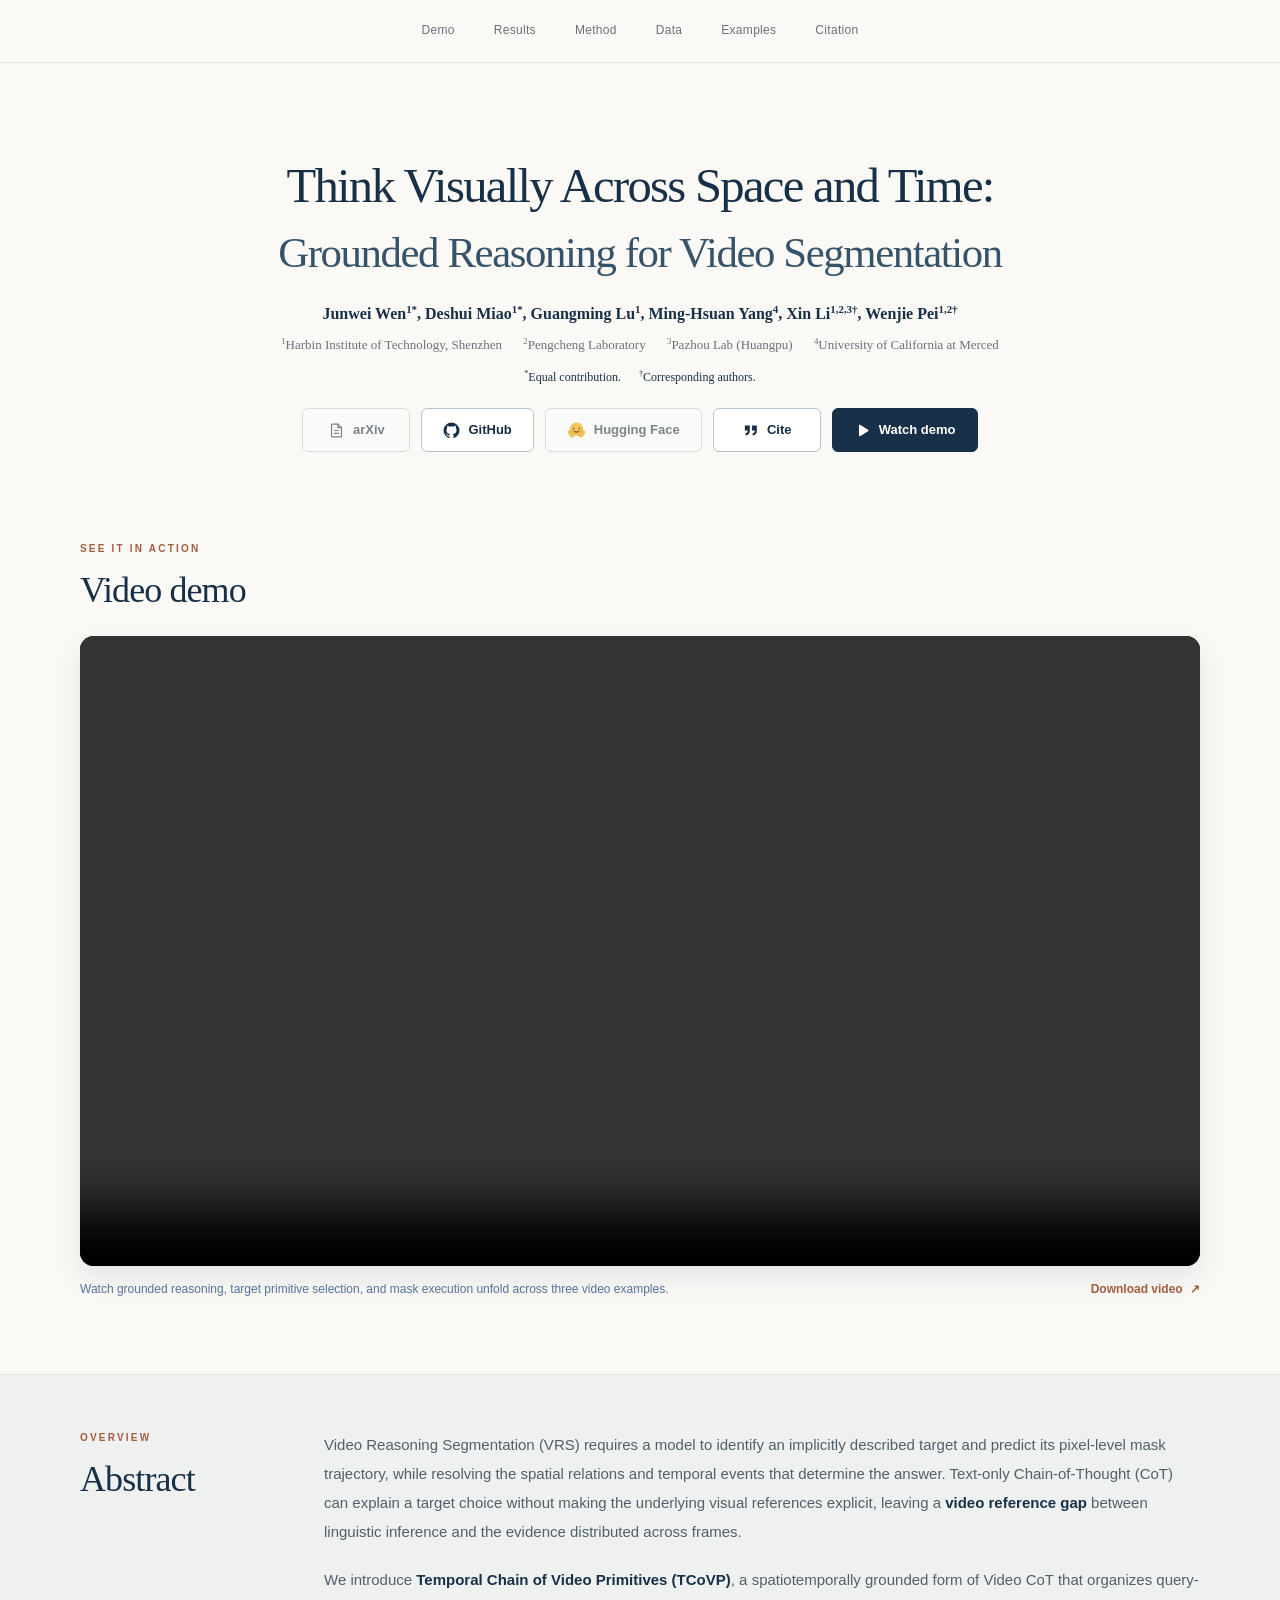
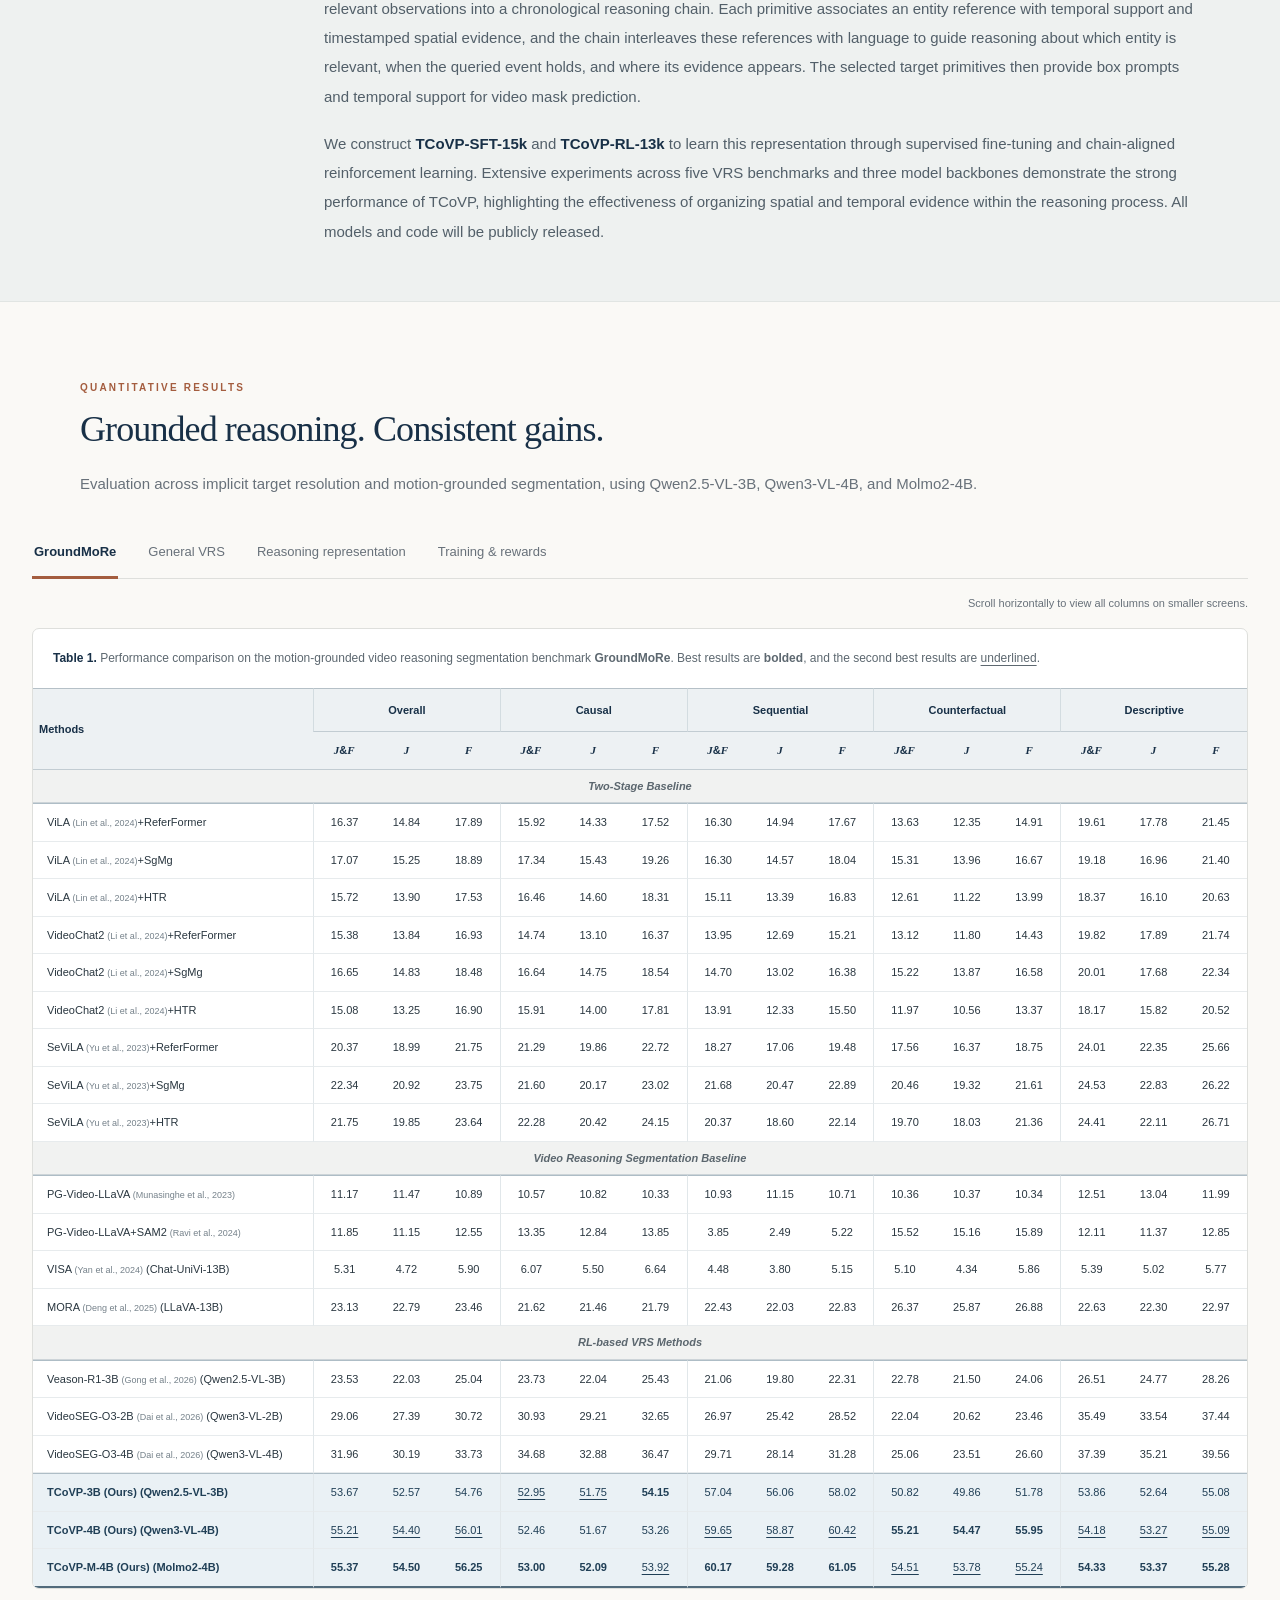
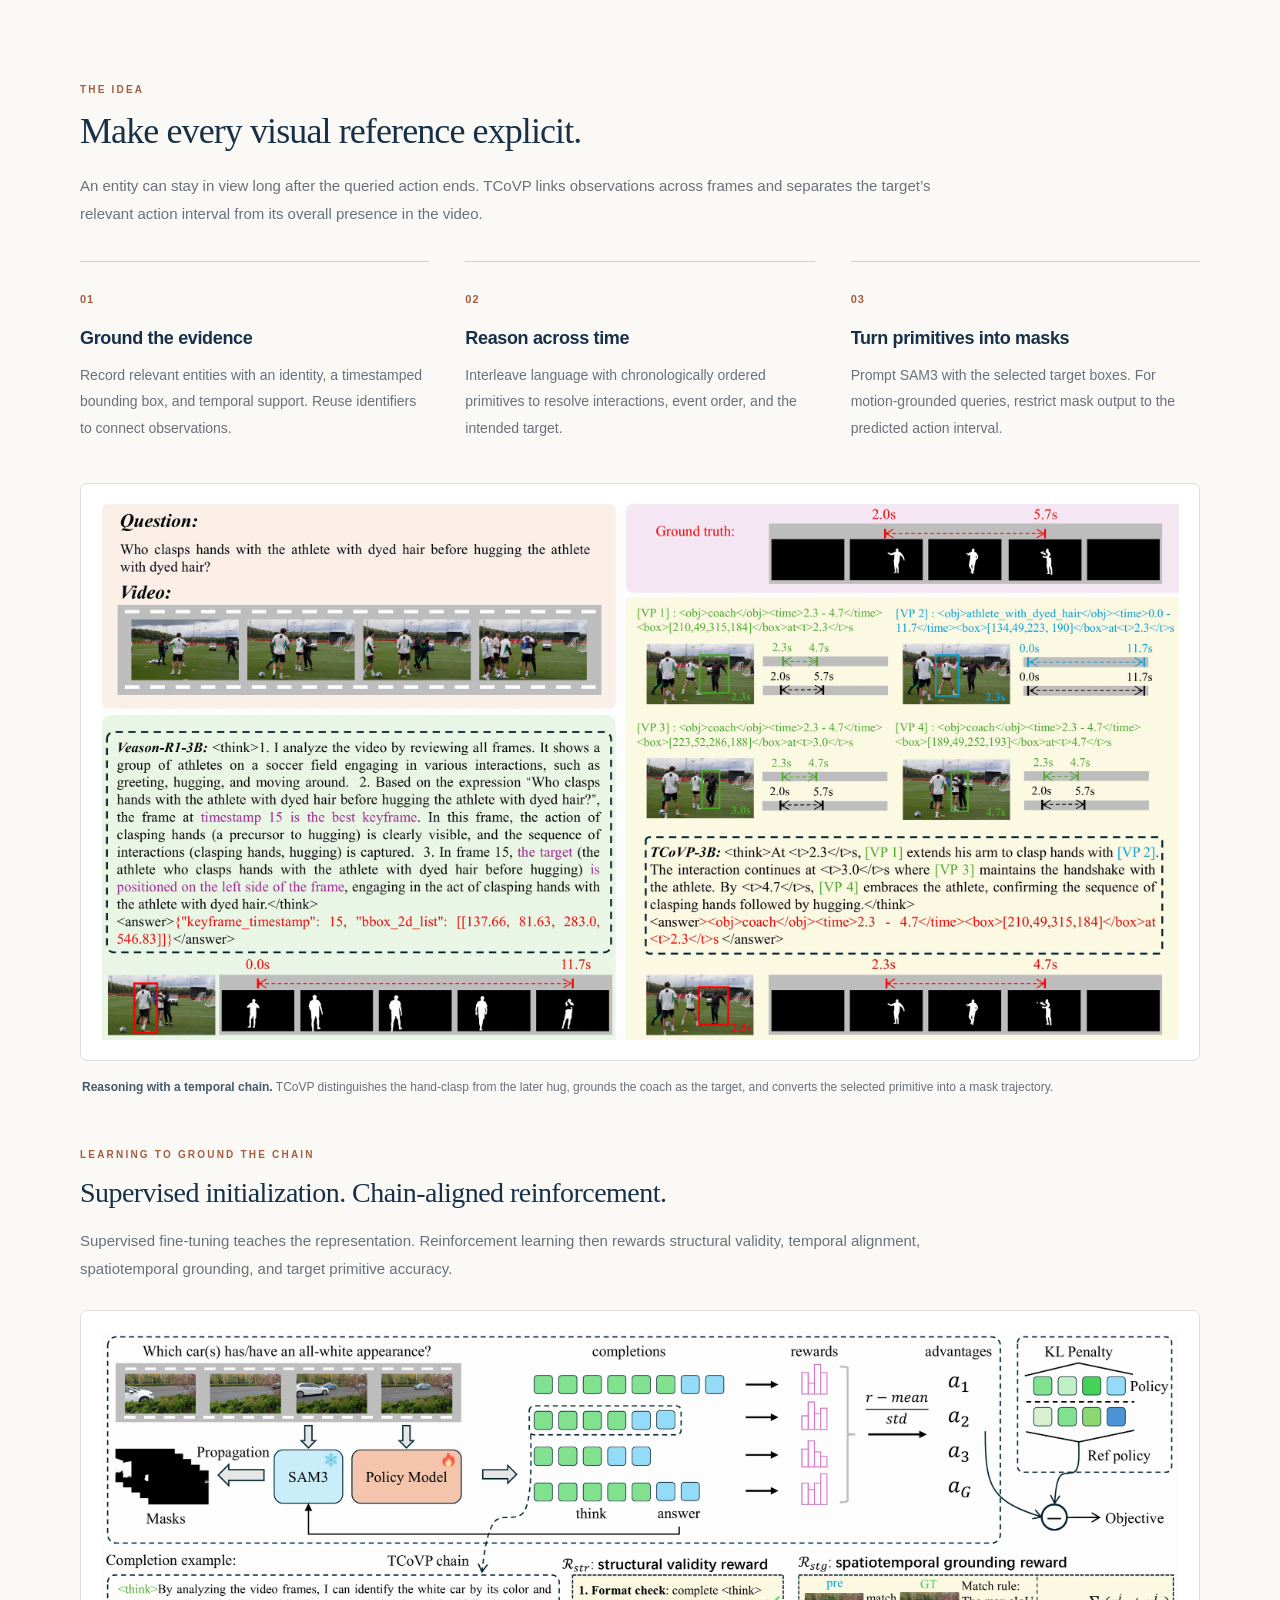
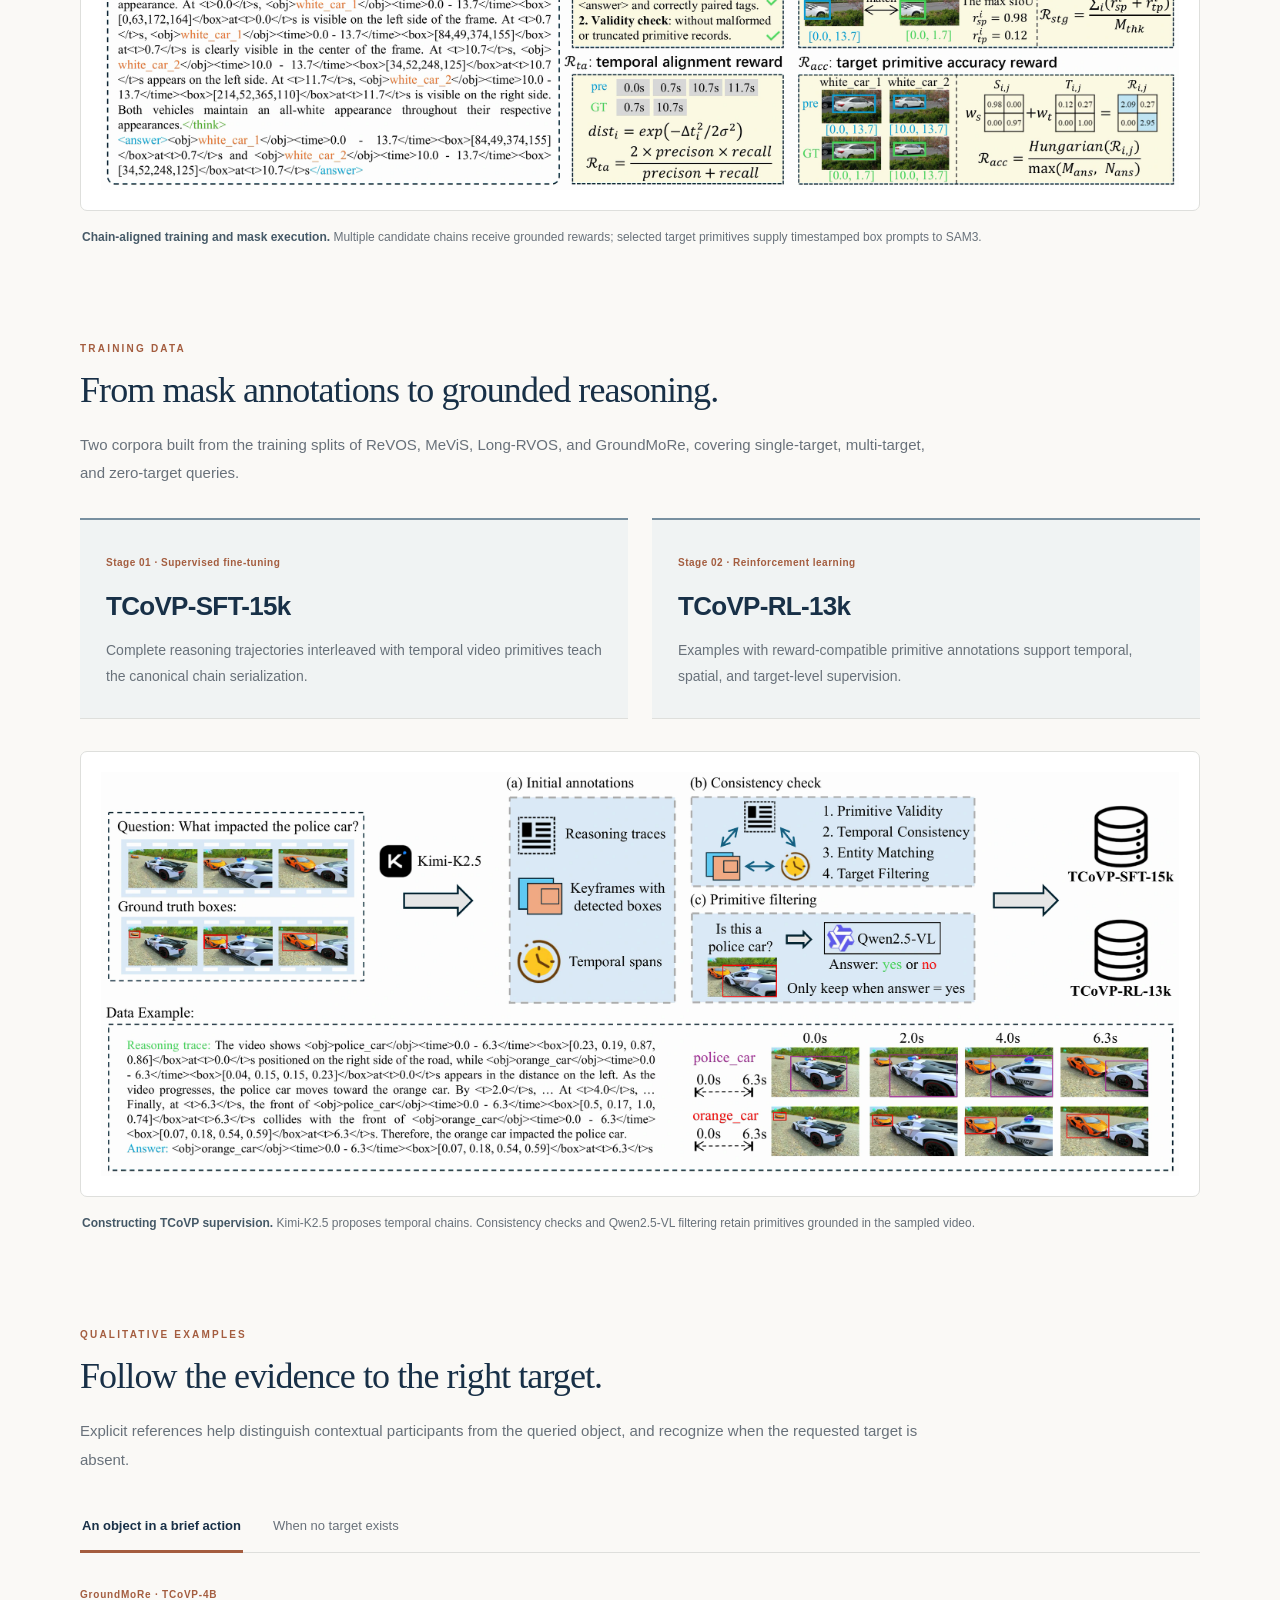
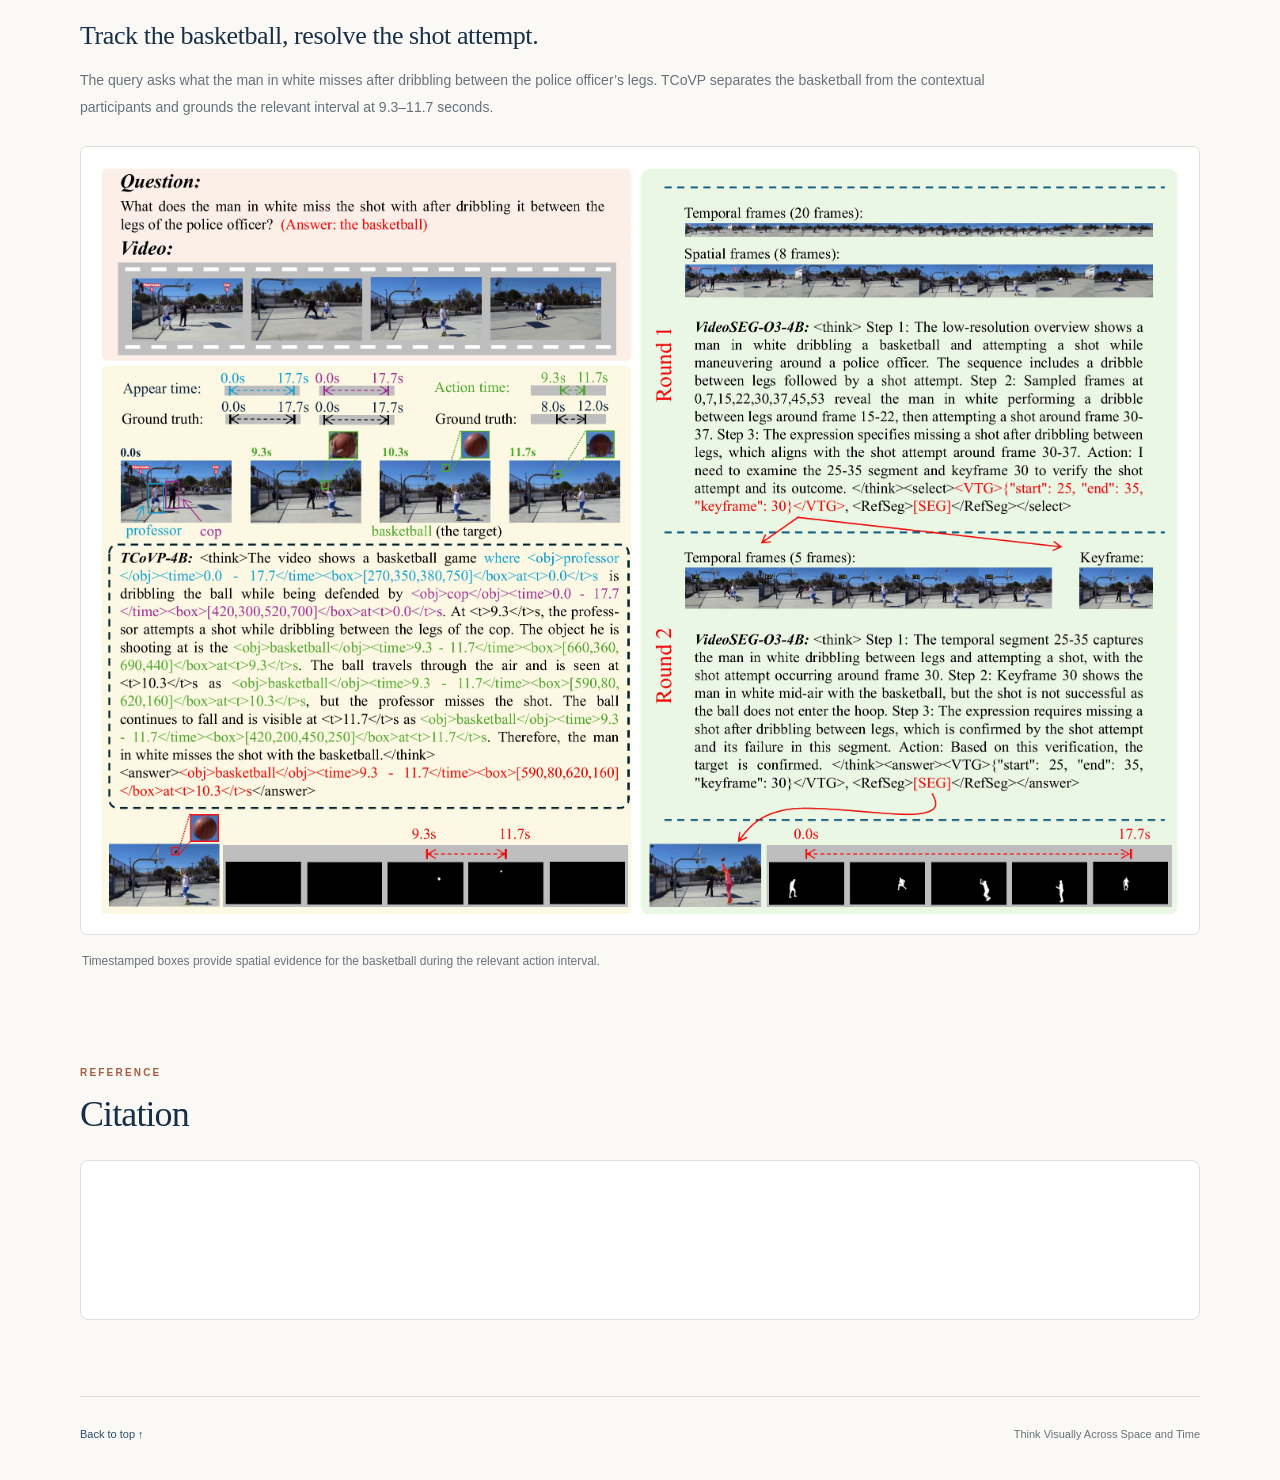
<file: docs/original.html>
<!doctype html>
<html lang="en">
<head>
  <meta charset="utf-8">
  <meta name="viewport" content="width=device-width, initial-scale=1">
  <meta name="theme-color" content="#faf9f6">
  <meta name="description" content="TCoVP grounds video reasoning in a temporal chain of entity references, timestamps, and bounding boxes for video reasoning segmentation.">
  <meta property="og:title" content="Think Visually Across Space and Time">
  <meta property="og:description" content="Grounded Reasoning for Video Segmentation. A temporal chain of video primitives connects which entity, when, and where.">
  <meta property="og:type" content="website">
  <title>Think Visually Across Space and Time</title>
  <link rel="icon" href="data:,">
  <link rel="stylesheet" href="styles.css">
  <script src="script.js" defer></script>
</head>
<body>
  <a class="skip-link" href="#main">Skip to content</a>
  <header class="site-header">
    <nav class="nav-shell" aria-label="Main navigation">
      <div class="nav-links">
        <a href="#demo">Demo</a><a href="#results">Results</a><a href="#method">Method</a><a href="#data">Data</a><a href="#examples">Examples</a><a href="#citation">Citation</a>
      </div>
    </nav>
  </header>
  <main id="main">
    <section class="hero content" id="top" aria-labelledby="project-title">
      <h1 id="project-title">Think Visually Across Space and Time:<br><span>Grounded Reasoning for Video Segmentation</span></h1>
      <div class="authors" id="authors" aria-label="Authors and affiliations">
        <p class="author-names">
          <span>Junwei Wen<sup>1*</sup></span>,
          <span>Deshui Miao<sup>1*</sup></span>,
          <span>Guangming Lu<sup>1</sup></span>,
          <span>Ming-Hsuan Yang<sup>4</sup></span>,
          <span>Xin Li<sup>1,2,3†</sup></span>,
          <span>Wenjie Pei<sup>1,2†</sup></span>
        </p>
        <p class="author-affiliations">
          <span><sup>1</sup>Harbin Institute of Technology, Shenzhen</span>
          <span><sup>2</sup>Pengcheng Laboratory</span>
          <span><sup>3</sup>Pazhou Lab (Huangpu)</span>
          <span><sup>4</sup>University of California at Merced</span>
        </p>
        <p class="author-notes"><span><sup>*</sup>Equal contribution.</span><span><sup>†</sup>Corresponding authors.</span></p>
      </div>
      <div class="resource-links" aria-label="Project resources">
        <!-- RESOURCES: Cite and Watch demo link to their reserved sections. -->
        <button class="button secondary" type="button" disabled title="arXiv link coming soon"><svg class="button-icon" viewBox="0 0 24 24" fill="none" stroke="currentColor" stroke-width="1.7" stroke-linecap="round" stroke-linejoin="round" aria-hidden="true" focusable="false"><path d="M14 3H6a1 1 0 0 0-1 1v16a1 1 0 0 0 1 1h12a1 1 0 0 0 1-1V8z"/><path d="M14 3v5h5M9 12h6M9 16h6"/></svg><span>arXiv</span></button>
        <a class="button secondary" href="https://github.com/Victor-wjw/TCoVP" target="_blank" rel="noopener noreferrer" aria-label="Open the TCoVP GitHub repository"><svg class="button-icon" viewBox="0 0 24 24" fill="currentColor" aria-hidden="true" focusable="false"><path d="M12 .8a11.2 11.2 0 0 0-3.54 21.83c.56.1.77-.24.77-.54v-2.1c-3.12.68-3.78-1.32-3.78-1.32-.51-1.3-1.24-1.65-1.24-1.65-1.02-.7.08-.68.08-.68 1.13.08 1.72 1.16 1.72 1.16 1.01 1.73 2.64 1.23 3.28.94.1-.73.39-1.23.71-1.51-2.49-.28-5.11-1.25-5.11-5.54 0-1.23.44-2.23 1.15-3.02-.11-.28-.5-1.43.11-2.98 0 0 .94-.3 3.08 1.15a10.7 10.7 0 0 1 5.6 0c2.14-1.45 3.08-1.15 3.08-1.15.61 1.55.22 2.7.11 2.98.72.79 1.15 1.79 1.15 3.02 0 4.3-2.62 5.26-5.12 5.54.4.35.76 1.03.76 2.08v3.08c0 .3.2.65.77.54A11.2 11.2 0 0 0 12 .8Z"/></svg><span>GitHub</span></a>
        <button class="button secondary" type="button" disabled title="Hugging Face resources coming soon"><svg class="button-icon hugging-face-icon" viewBox="0 0 24 24" aria-hidden="true" focusable="false"><circle cx="12" cy="10.5" r="8.5" fill="#f4c55b"/><path d="M8.5 9v1m7-1v1m-6 3q2.5 2 5 0" fill="none" stroke="#745532" stroke-width="1.5" stroke-linecap="round"/><path d="m3.2 12.4 3.2 2.8-1.1-3.1c-.4-1.2 1-1.7 1.5-.6l2.6 5c.6 1.3 0 3-1.4 3.5-1.5.6-3 .2-4.1-1.1L1.7 15c-.9-1.5.2-3.4 1.5-2.6Zm17.6 0-3.2 2.8 1.1-3.1c.4-1.2-1-1.7-1.5-.6l-2.6 5c-.6 1.3 0 3 1.4 3.5 1.5.6 3 .2 4.1-1.1l2.2-3.9c.9-1.5-.2-3.4-1.5-2.6Z" fill="#f4c55b" stroke="#ca9a3c" stroke-width=".6"/></svg><span>Hugging Face</span></button>
        <a class="button secondary" href="#citation"><svg class="button-icon" viewBox="0 0 24 24" fill="currentColor" aria-hidden="true" focusable="false"><path d="M4 5h7v7c0 4-2 6.5-6 7v-3c2-.4 3-1.6 3-4H4V5Zm10 0h7v7c0 4-2 6.5-6 7v-3c2-.4 3-1.6 3-4h-4V5Z"/></svg><span>Cite</span></a>
        <a class="button primary" href="#demo"><svg class="button-icon" viewBox="0 0 24 24" fill="currentColor" aria-hidden="true" focusable="false"><path d="M7 4.9c0-.8.9-1.3 1.6-.9l11.2 7.1a1 1 0 0 1 0 1.8L8.6 20c-.7.4-1.6-.1-1.6-.9V4.9Z"/></svg><span>Watch demo</span></a>
      </div>
    </section>

    <section class="section content" id="demo" aria-labelledby="demo-title">
      <div class="section-heading"><p class="eyebrow">See it in action</p><h2 id="demo-title">Video demo</h2></div>
      <div class="demo-frame video-frame" role="region" aria-label="English TCoVP demonstration video">
        <video controls playsinline preload="metadata" aria-label="English TCoVP demonstration">
          <source src="assets/video_demo_with_cover.mp4" type="video/mp4">
          Your browser does not support embedded video. <a href="assets/video_demo_with_cover.mp4">Download the English demo video.</a>
        </video>
        <div class="video-meta">
          <p>Watch grounded reasoning, target primitive selection, and mask execution unfold across three video examples.</p>
          <a href="assets/video_demo_with_cover.mp4" download>Download video <span aria-hidden="true">↗</span></a>
        </div>
      </div>
    </section>

    <section class="abstract-band" id="abstract" aria-labelledby="abstract-title">
      <div class="content abstract-layout">
        <div><p class="eyebrow">Overview</p><h2 id="abstract-title">Abstract</h2></div>
        <div class="abstract-text">
          <p>Video Reasoning Segmentation (VRS) requires a model to identify an implicitly described target and predict its pixel-level mask trajectory, while resolving the spatial relations and temporal events that determine the answer. Text-only Chain-of-Thought (CoT) can explain a target choice without making the underlying visual references explicit, leaving a <strong>video reference gap</strong> between linguistic inference and the evidence distributed across frames.</p>
          <p>We introduce <strong>Temporal Chain of Video Primitives (TCoVP)</strong>, a spatiotemporally grounded form of Video CoT that organizes query-relevant observations into a chronological reasoning chain. Each primitive associates an entity reference with temporal support and timestamped spatial evidence, and the chain interleaves these references with language to guide reasoning about which entity is relevant, when the queried event holds, and where its evidence appears. The selected target primitives then provide box prompts and temporal support for video mask prediction.</p>
          <p>We construct <strong>TCoVP-SFT-15k</strong> and <strong>TCoVP-RL-13k</strong> to learn this representation through supervised fine-tuning and chain-aligned reinforcement learning. Extensive experiments across five VRS benchmarks and three model backbones demonstrate the strong performance of TCoVP, highlighting the effectiveness of organizing spatial and temporal evidence within the reasoning process. All models and code will be publicly released.</p>
        </div>
      </div>
    </section>

    <section class="section content" id="results" aria-labelledby="results-title">
      <div class="section-heading"><p class="eyebrow">Quantitative results</p><h2 id="results-title">Grounded reasoning. Consistent gains.</h2></div>
      <p class="section-intro">Evaluation across implicit target resolution and motion-grounded segmentation, using Qwen2.5-VL-3B, Qwen3-VL-4B, and Molmo2-4B.</p>
      <div class="tab-group" data-tab-group>
        <div class="tab-list" aria-label="Result categories">
          <button type="button" id="tab-groundmore" data-tab="panel-groundmore">GroundMoRe</button>
          <button type="button" id="tab-general" data-tab="panel-general">General VRS</button>
          <button type="button" id="tab-ablation" data-tab="panel-ablation">Reasoning representation</button>
          <button type="button" id="tab-training" data-tab="panel-training">Training &amp; rewards</button>
        </div>
        <p class="table-hint">Scroll horizontally to view all columns on smaller screens.</p>
        <div id="panel-groundmore" class="tab-panel">
          <div class="table-scroll" tabindex="0" role="region" aria-label="Table 1: GroundMoRe results; scroll horizontally to see all metrics">
            <table class="paper-table table-1" data-source="tab:groundmore_results">
<caption><span class="table-number">Table 1.</span> Performance comparison on the motion-grounded video reasoning segmentation benchmark <strong>GroundMoRe</strong>. Best results are <strong>bolded</strong>, and the second best results are <u>underlined</u>.</caption>
<thead><tr>
<th scope="col" rowspan="2">Methods</th>
<th scope="colgroup" colspan="3" class="benchmark">Overall</th>
<th scope="colgroup" colspan="3" class="benchmark">Causal</th>
<th scope="colgroup" colspan="3" class="benchmark">Sequential</th>
<th scope="colgroup" colspan="3" class="benchmark">Counterfactual</th>
<th scope="colgroup" colspan="3" class="benchmark">Descriptive</th>
</tr>
<tr class="metric-row">
<th scope="col"><span class="math-symbol">J</span>&amp;<span class="math-symbol">F</span></th>
<th scope="col"><span class="math-symbol">J</span></th>
<th scope="col"><span class="math-symbol">F</span></th>
<th scope="col"><span class="math-symbol">J</span>&amp;<span class="math-symbol">F</span></th>
<th scope="col"><span class="math-symbol">J</span></th>
<th scope="col"><span class="math-symbol">F</span></th>
<th scope="col"><span class="math-symbol">J</span>&amp;<span class="math-symbol">F</span></th>
<th scope="col"><span class="math-symbol">J</span></th>
<th scope="col"><span class="math-symbol">F</span></th>
<th scope="col"><span class="math-symbol">J</span>&amp;<span class="math-symbol">F</span></th>
<th scope="col"><span class="math-symbol">J</span></th>
<th scope="col"><span class="math-symbol">F</span></th>
<th scope="col"><span class="math-symbol">J</span>&amp;<span class="math-symbol">F</span></th>
<th scope="col"><span class="math-symbol">J</span></th>
<th scope="col"><span class="math-symbol">F</span></th>
</tr>
</thead><tbody>
<tr class="table-group"><th colspan="16" scope="rowgroup"><em><strong>Two-Stage Baseline</strong></em></th></tr>
<tr class="rule-above">
<th scope="row">ViLA <span class="table-reference">(<span title="Vila: On pre-training for visual language models">Lin et al., 2024</span>)</span>+ReferFormer</th>
<td class="metric-start">16.37</td>
<td>14.84</td>
<td>17.89</td>
<td class="metric-start">15.92</td>
<td>14.33</td>
<td>17.52</td>
<td class="metric-start">16.30</td>
<td>14.94</td>
<td>17.67</td>
<td class="metric-start">13.63</td>
<td>12.35</td>
<td>14.91</td>
<td class="metric-start">19.61</td>
<td>17.78</td>
<td>21.45</td>
</tr>
<tr>
<th scope="row">ViLA <span class="table-reference">(<span title="Vila: On pre-training for visual language models">Lin et al., 2024</span>)</span>+SgMg</th>
<td class="metric-start">17.07</td>
<td>15.25</td>
<td>18.89</td>
<td class="metric-start">17.34</td>
<td>15.43</td>
<td>19.26</td>
<td class="metric-start">16.30</td>
<td>14.57</td>
<td>18.04</td>
<td class="metric-start">15.31</td>
<td>13.96</td>
<td>16.67</td>
<td class="metric-start">19.18</td>
<td>16.96</td>
<td>21.40</td>
</tr>
<tr>
<th scope="row">ViLA <span class="table-reference">(<span title="Vila: On pre-training for visual language models">Lin et al., 2024</span>)</span>+HTR</th>
<td class="metric-start">15.72</td>
<td>13.90</td>
<td>17.53</td>
<td class="metric-start">16.46</td>
<td>14.60</td>
<td>18.31</td>
<td class="metric-start">15.11</td>
<td>13.39</td>
<td>16.83</td>
<td class="metric-start">12.61</td>
<td>11.22</td>
<td>13.99</td>
<td class="metric-start">18.37</td>
<td>16.10</td>
<td>20.63</td>
</tr>
<tr>
<th scope="row">VideoChat2 <span class="table-reference">(<span title="Mvbench: A comprehensive multi-modal video understanding benchmark">Li et al., 2024</span>)</span>+ReferFormer</th>
<td class="metric-start">15.38</td>
<td>13.84</td>
<td>16.93</td>
<td class="metric-start">14.74</td>
<td>13.10</td>
<td>16.37</td>
<td class="metric-start">13.95</td>
<td>12.69</td>
<td>15.21</td>
<td class="metric-start">13.12</td>
<td>11.80</td>
<td>14.43</td>
<td class="metric-start">19.82</td>
<td>17.89</td>
<td>21.74</td>
</tr>
<tr>
<th scope="row">VideoChat2 <span class="table-reference">(<span title="Mvbench: A comprehensive multi-modal video understanding benchmark">Li et al., 2024</span>)</span>+SgMg</th>
<td class="metric-start">16.65</td>
<td>14.83</td>
<td>18.48</td>
<td class="metric-start">16.64</td>
<td>14.75</td>
<td>18.54</td>
<td class="metric-start">14.70</td>
<td>13.02</td>
<td>16.38</td>
<td class="metric-start">15.22</td>
<td>13.87</td>
<td>16.58</td>
<td class="metric-start">20.01</td>
<td>17.68</td>
<td>22.34</td>
</tr>
<tr>
<th scope="row">VideoChat2 <span class="table-reference">(<span title="Mvbench: A comprehensive multi-modal video understanding benchmark">Li et al., 2024</span>)</span>+HTR</th>
<td class="metric-start">15.08</td>
<td>13.25</td>
<td>16.90</td>
<td class="metric-start">15.91</td>
<td>14.00</td>
<td>17.81</td>
<td class="metric-start">13.91</td>
<td>12.33</td>
<td>15.50</td>
<td class="metric-start">11.97</td>
<td>10.56</td>
<td>13.37</td>
<td class="metric-start">18.17</td>
<td>15.82</td>
<td>20.52</td>
</tr>
<tr>
<th scope="row">SeViLA <span class="table-reference">(<span title="Self-chained image-language model for video localization and question answering">Yu et al., 2023</span>)</span>+ReferFormer</th>
<td class="metric-start">20.37</td>
<td>18.99</td>
<td>21.75</td>
<td class="metric-start">21.29</td>
<td>19.86</td>
<td>22.72</td>
<td class="metric-start">18.27</td>
<td>17.06</td>
<td>19.48</td>
<td class="metric-start">17.56</td>
<td>16.37</td>
<td>18.75</td>
<td class="metric-start">24.01</td>
<td>22.35</td>
<td>25.66</td>
</tr>
<tr>
<th scope="row">SeViLA <span class="table-reference">(<span title="Self-chained image-language model for video localization and question answering">Yu et al., 2023</span>)</span>+SgMg</th>
<td class="metric-start">22.34</td>
<td>20.92</td>
<td>23.75</td>
<td class="metric-start">21.60</td>
<td>20.17</td>
<td>23.02</td>
<td class="metric-start">21.68</td>
<td>20.47</td>
<td>22.89</td>
<td class="metric-start">20.46</td>
<td>19.32</td>
<td>21.61</td>
<td class="metric-start">24.53</td>
<td>22.83</td>
<td>26.22</td>
</tr>
<tr>
<th scope="row">SeViLA <span class="table-reference">(<span title="Self-chained image-language model for video localization and question answering">Yu et al., 2023</span>)</span>+HTR</th>
<td class="metric-start">21.75</td>
<td>19.85</td>
<td>23.64</td>
<td class="metric-start">22.28</td>
<td>20.42</td>
<td>24.15</td>
<td class="metric-start">20.37</td>
<td>18.60</td>
<td>22.14</td>
<td class="metric-start">19.70</td>
<td>18.03</td>
<td>21.36</td>
<td class="metric-start">24.41</td>
<td>22.11</td>
<td>26.71</td>
</tr>
<tr class="table-group"><th colspan="16" scope="rowgroup"><strong><em>Video Reasoning Segmentation Baseline</em></strong></th></tr>
<tr class="rule-above">
<th scope="row">PG-Video-LLaVA <span class="table-reference">(<span title="Pg-video-llava: Pixel grounding large video-language models">Munasinghe et al., 2023</span>)</span></th>
<td class="metric-start">11.17</td>
<td>11.47</td>
<td>10.89</td>
<td class="metric-start">10.57</td>
<td>10.82</td>
<td>10.33</td>
<td class="metric-start">10.93</td>
<td>11.15</td>
<td>10.71</td>
<td class="metric-start">10.36</td>
<td>10.37</td>
<td>10.34</td>
<td class="metric-start">12.51</td>
<td>13.04</td>
<td>11.99</td>
</tr>
<tr>
<th scope="row">PG-Video-LLaVA+SAM2 <span class="table-reference">(<span title="SAM 2: Segment Anything in Images and Videos">Ravi et al., 2024</span>)</span></th>
<td class="metric-start">11.85</td>
<td>11.15</td>
<td>12.55</td>
<td class="metric-start">13.35</td>
<td>12.84</td>
<td>13.85</td>
<td class="metric-start">3.85</td>
<td>2.49</td>
<td>5.22</td>
<td class="metric-start">15.52</td>
<td>15.16</td>
<td>15.89</td>
<td class="metric-start">12.11</td>
<td>11.37</td>
<td>12.85</td>
</tr>
<tr>
<th scope="row">VISA <span class="table-reference">(<span title="Visa: Reasoning video object segmentation via large language models">Yan et al., 2024</span>)</span> (Chat-UniVi-13B)</th>
<td class="metric-start">5.31</td>
<td>4.72</td>
<td>5.90</td>
<td class="metric-start">6.07</td>
<td>5.50</td>
<td>6.64</td>
<td class="metric-start">4.48</td>
<td>3.80</td>
<td>5.15</td>
<td class="metric-start">5.10</td>
<td>4.34</td>
<td>5.86</td>
<td class="metric-start">5.39</td>
<td>5.02</td>
<td>5.77</td>
</tr>
<tr>
<th scope="row">MORA <span class="table-reference">(<span title="Motion-grounded video reasoning: Understanding and perceiving motion at pixel level">Deng et al., 2025</span>)</span> (LLaVA-13B)</th>
<td class="metric-start">23.13</td>
<td>22.79</td>
<td>23.46</td>
<td class="metric-start">21.62</td>
<td>21.46</td>
<td>21.79</td>
<td class="metric-start">22.43</td>
<td>22.03</td>
<td>22.83</td>
<td class="metric-start">26.37</td>
<td>25.87</td>
<td>26.88</td>
<td class="metric-start">22.63</td>
<td>22.30</td>
<td>22.97</td>
</tr>
<tr class="table-group"><th colspan="16" scope="rowgroup"><em><strong>RL-based VRS Methods</strong></em></th></tr>
<tr class="rule-above">
<th scope="row">Veason-R1-3B <span class="table-reference">(<span title="Reinforcing Video Reasoning Segmentation to Think Before It Segments">Gong et al., 2026</span>)</span> (Qwen2.5-VL-3B)</th>
<td class="metric-start">23.53</td>
<td>22.03</td>
<td>25.04</td>
<td class="metric-start">23.73</td>
<td>22.04</td>
<td>25.43</td>
<td class="metric-start">21.06</td>
<td>19.80</td>
<td>22.31</td>
<td class="metric-start">22.78</td>
<td>21.50</td>
<td>24.06</td>
<td class="metric-start">26.51</td>
<td>24.77</td>
<td>28.26</td>
</tr>
<tr>
<th scope="row">VideoSEG-O3-2B <span class="table-reference">(<span title="VideoSEG-O3: A Multi-turn Reinforcement Learning Framework for Reasoning Video Object Segmentation">Dai et al., 2026</span>)</span> (Qwen3-VL-2B)</th>
<td class="metric-start">29.06</td>
<td>27.39</td>
<td>30.72</td>
<td class="metric-start">30.93</td>
<td>29.21</td>
<td>32.65</td>
<td class="metric-start">26.97</td>
<td>25.42</td>
<td>28.52</td>
<td class="metric-start">22.04</td>
<td>20.62</td>
<td>23.46</td>
<td class="metric-start">35.49</td>
<td>33.54</td>
<td>37.44</td>
</tr>
<tr>
<th scope="row">VideoSEG-O3-4B <span class="table-reference">(<span title="VideoSEG-O3: A Multi-turn Reinforcement Learning Framework for Reasoning Video Object Segmentation">Dai et al., 2026</span>)</span> (Qwen3-VL-4B)</th>
<td class="metric-start">31.96</td>
<td>30.19</td>
<td>33.73</td>
<td class="metric-start">34.68</td>
<td>32.88</td>
<td>36.47</td>
<td class="metric-start">29.71</td>
<td>28.14</td>
<td>31.28</td>
<td class="metric-start">25.06</td>
<td>23.51</td>
<td>26.60</td>
<td class="metric-start">37.39</td>
<td>35.21</td>
<td>39.56</td>
</tr>
<tr class="ours rule-above">
<th scope="row"><strong>TCoVP-3B (Ours) (Qwen2.5-VL-3B)</strong></th>
<td class="metric-start">53.67</td>
<td>52.57</td>
<td>54.76</td>
<td class="metric-start"><u>52.95</u></td>
<td><u>51.75</u></td>
<td><strong>54.15</strong></td>
<td class="metric-start">57.04</td>
<td>56.06</td>
<td>58.02</td>
<td class="metric-start">50.82</td>
<td>49.86</td>
<td>51.78</td>
<td class="metric-start">53.86</td>
<td>52.64</td>
<td>55.08</td>
</tr>
<tr class="ours">
<th scope="row"><strong>TCoVP-4B (Ours) (Qwen3-VL-4B)</strong></th>
<td class="metric-start"><u>55.21</u></td>
<td><u>54.40</u></td>
<td><u>56.01</u></td>
<td class="metric-start">52.46</td>
<td>51.67</td>
<td>53.26</td>
<td class="metric-start"><u>59.65</u></td>
<td><u>58.87</u></td>
<td><u>60.42</u></td>
<td class="metric-start"><strong>55.21</strong></td>
<td><strong>54.47</strong></td>
<td><strong>55.95</strong></td>
<td class="metric-start"><u>54.18</u></td>
<td><u>53.27</u></td>
<td><u>55.09</u></td>
</tr>
<tr class="ours">
<th scope="row"><strong>TCoVP-M-4B (Ours) (Molmo2-4B)</strong></th>
<td class="metric-start"><strong>55.37</strong></td>
<td><strong>54.50</strong></td>
<td><strong>56.25</strong></td>
<td class="metric-start"><strong>53.00</strong></td>
<td><strong>52.09</strong></td>
<td><u>53.92</u></td>
<td class="metric-start"><strong>60.17</strong></td>
<td><strong>59.28</strong></td>
<td><strong>61.05</strong></td>
<td class="metric-start"><u>54.51</u></td>
<td><u>53.78</u></td>
<td><u>55.24</u></td>
<td class="metric-start"><strong>54.33</strong></td>
<td><strong>53.37</strong></td>
<td><strong>55.28</strong></td>
</tr>
</tbody></table>
          </div>
        </div>
        <div id="panel-general" class="tab-panel">
          <div class="table-scroll" tabindex="0" role="region" aria-label="Table 2: General VRS results; scroll horizontally to see all metrics">
            <table class="paper-table table-2" data-source="tab:vrs">
<caption><span class="table-number">Table 2.</span> Performance comparison on Video Reasoning Segmentation benchmarks. Best results are <strong>bolded</strong>, and the second best results are <u>underlined</u>.</caption>
<thead><tr>
<th scope="col" rowspan="2">Methods</th>
<th scope="col" rowspan="2">MLLM</th>
<th scope="colgroup" colspan="3" class="benchmark">Long-RVOS</th>
<th scope="colgroup" colspan="3" class="benchmark">ReasonVOS</th>
<th scope="colgroup" colspan="3" class="benchmark">ReVOS</th>
<th scope="colgroup" colspan="3" class="benchmark">MeViS</th>
</tr>
<tr class="metric-row">
<th scope="col"><span class="math-symbol">J</span>&amp;<span class="math-symbol">F</span></th>
<th scope="col"><span class="math-symbol">J</span></th>
<th scope="col"><span class="math-symbol">F</span></th>
<th scope="col"><span class="math-symbol">J</span>&amp;<span class="math-symbol">F</span></th>
<th scope="col"><span class="math-symbol">J</span></th>
<th scope="col"><span class="math-symbol">F</span></th>
<th scope="col"><span class="math-symbol">J</span>&amp;<span class="math-symbol">F</span></th>
<th scope="col"><span class="math-symbol">J</span></th>
<th scope="col"><span class="math-symbol">F</span></th>
<th scope="col"><span class="math-symbol">J</span>&amp;<span class="math-symbol">F</span></th>
<th scope="col"><span class="math-symbol">J</span></th>
<th scope="col"><span class="math-symbol">F</span></th>
</tr>
</thead><tbody>
<tr class="table-group"><th colspan="14" scope="rowgroup"><em><strong>SFT-based Methods</strong></em></th></tr>
<tr class="rule-above">
<th scope="row">VISA-7B <span class="table-reference">(<span title="Visa: Reasoning video object segmentation via large language models">Yan et al., 2024</span>)</span></th>
<td>Chat-UniVi-7B</td>
<td class="metric-start">-</td>
<td>-</td>
<td>-</td>
<td class="metric-start">-</td>
<td>-</td>
<td>-</td>
<td class="metric-start">46.9</td>
<td>44.9</td>
<td>49.0</td>
<td class="metric-start">43.5</td>
<td>40.7</td>
<td>46.3</td>
</tr>
<tr>
<th scope="row">VISA-13B <span class="table-reference">(<span title="Visa: Reasoning video object segmentation via large language models">Yan et al., 2024</span>)</span></th>
<td>Chat-UniVi-13B</td>
<td class="metric-start">-</td>
<td>-</td>
<td>-</td>
<td class="metric-start">-</td>
<td>-</td>
<td>-</td>
<td class="metric-start">50.9</td>
<td>48.8</td>
<td>52.9</td>
<td class="metric-start">44.5</td>
<td>41.8</td>
<td>47.1</td>
</tr>
<tr>
<th scope="row">VideoLISA-3.8B <span class="table-reference">(<span title="One token to seg them all: Language instructed reasoning segmentation in videos">Bai et al., 2024</span>)</span></th>
<td>LLaVA-Phi-3-V</td>
<td class="metric-start">14.0</td>
<td>-</td>
<td>-</td>
<td class="metric-start">47.5</td>
<td>45.1</td>
<td>49.9</td>
<td class="metric-start">-</td>
<td>-</td>
<td>-</td>
<td class="metric-start">44.4</td>
<td>41.3</td>
<td>47.6</td>
</tr>
<tr>
<th scope="row">InstructSeg-3B <span class="table-reference">(<span title="Instructseg: Unifying instructed visual segmentation with multi-modal large language models">Wei et al., 2025</span>)</span></th>
<td>Mipha-3B</td>
<td class="metric-start">-</td>
<td>-</td>
<td>-</td>
<td class="metric-start">-</td>
<td>-</td>
<td>-</td>
<td class="metric-start">54.5</td>
<td>52.0</td>
<td>56.9</td>
<td class="metric-start">-</td>
<td>-</td>
<td>-</td>
</tr>
<tr>
<th scope="row">HyperSeg-3B <span class="table-reference">(<span title="HyperSeg: Towards Universal Visual Segmentation with Large Language Model">Wei et al., 2024</span>)</span></th>
<td>Mipha-3B</td>
<td class="metric-start">-</td>
<td>-</td>
<td>-</td>
<td class="metric-start">-</td>
<td>-</td>
<td>-</td>
<td class="metric-start">55.7</td>
<td>53.1</td>
<td>58.4</td>
<td class="metric-start">-</td>
<td>-</td>
<td>-</td>
</tr>
<tr>
<th scope="row">GLUS-7B <span class="table-reference">(<span title="Glus: Global-local reasoning unified into a single large language model for video segmentation">Lin et al., 2025</span>)</span></th>
<td>LLaVA-7B</td>
<td class="metric-start">25.7</td>
<td>-</td>
<td>-</td>
<td class="metric-start">49.9</td>
<td>47.5</td>
<td>52.4</td>
<td class="metric-start">54.8</td>
<td>52.4</td>
<td>57.3</td>
<td class="metric-start">51.3</td>
<td>48.5</td>
<td>54.2</td>
</tr>
<tr>
<th scope="row">VRS-HQ-7B <span class="table-reference">(<span title="The devil is in temporal token: High quality video reasoning segmentation">Gong et al., 2025</span>)</span></th>
<td>Chat-UniVi-7B</td>
<td class="metric-start">-</td>
<td>-</td>
<td>-</td>
<td class="metric-start">-</td>
<td>-</td>
<td>-</td>
<td class="metric-start">59.1</td>
<td>56.6</td>
<td>61.6</td>
<td class="metric-start">50.6</td>
<td>47.6</td>
<td>53.7</td>
</tr>
<tr>
<th scope="row">VRS-HQ-13B <span class="table-reference">(<span title="The devil is in temporal token: High quality video reasoning segmentation">Gong et al., 2025</span>)</span></th>
<td>Chat-UniVi-13B</td>
<td class="metric-start">-</td>
<td>-</td>
<td>-</td>
<td class="metric-start">-</td>
<td>-</td>
<td>-</td>
<td class="metric-start">60.0</td>
<td>57.6</td>
<td>62.5</td>
<td class="metric-start">50.9</td>
<td>48.0</td>
<td>53.7</td>
</tr>
<tr class="table-group"><th colspan="14" scope="rowgroup"><em><strong>RL-based Methods</strong></em></th></tr>
<tr class="rule-above">
<th scope="row">Omni-R1-8B <span class="table-reference">(<span title="Omni-R1: Reinforcement Learning for Omnimodal Reasoning via Two-System Collaboration">Zhong et al., 2025</span>)</span></th>
<td>Qwen2.5-Omni-7B</td>
<td class="metric-start">-</td>
<td>-</td>
<td>-</td>
<td class="metric-start">-</td>
<td>-</td>
<td>-</td>
<td class="metric-start">56.2</td>
<td>-</td>
<td>-</td>
<td class="metric-start">-</td>
<td>-</td>
<td>-</td>
</tr>
<tr>
<th scope="row">Videoseg-R1-3B <span class="table-reference">(<span title="Videoseg-r1: reasoning video object segmentation via reinforcement learning">Xu et al., 2026</span>)</span></th>
<td>Qwen2.5-VL-3B</td>
<td class="metric-start">-</td>
<td>-</td>
<td>-</td>
<td class="metric-start">-</td>
<td>-</td>
<td>-</td>
<td class="metric-start">58.6</td>
<td>56.4</td>
<td>60.8</td>
<td class="metric-start">53.0</td>
<td>50.7</td>
<td>55.3</td>
</tr>
<tr>
<th scope="row">ReVSeg-7B <span class="table-reference">(<span title="ReVSeg: Incentivizing the Reasoning Chain for Video Segmentation with Reinforcement Learning">Li et al., 2025</span>)</span></th>
<td>Qwen2.5-VL-7B</td>
<td class="metric-start">-</td>
<td>-</td>
<td>-</td>
<td class="metric-start">64.8</td>
<td>61.8</td>
<td>67.7</td>
<td class="metric-start">62.1</td>
<td>59.3</td>
<td>65.0</td>
<td class="metric-start">59.8</td>
<td>56.1</td>
<td><u>63.4</u></td>
</tr>
<tr>
<th scope="row">RCoT-Seg-3B <span class="table-reference">(<span title="RCoT-Seg: Reinforced Chain-of-Thought for Video Reasoning and Segmentation">Wen et al., 2026</span>)</span></th>
<td>Qwen2.5-VL-3B</td>
<td class="metric-start">-</td>
<td>-</td>
<td>-</td>
<td class="metric-start">58.2</td>
<td>54.6</td>
<td>61.8</td>
<td class="metric-start">61.2</td>
<td>58.2</td>
<td>64.3</td>
<td class="metric-start">53.7</td>
<td>50.7</td>
<td>56.7</td>
</tr>
<tr>
<th scope="row">Veason-R1-3B <span class="table-reference">(<span title="Reinforcing Video Reasoning Segmentation to Think Before It Segments">Gong et al., 2026</span>)</span></th>
<td>Qwen2.5-VL-3B</td>
<td class="metric-start">51.8</td>
<td>50.8</td>
<td>52.7</td>
<td class="metric-start">55.2</td>
<td>51.8</td>
<td>58.5</td>
<td class="metric-start">59.9</td>
<td>56.9</td>
<td>62.8</td>
<td class="metric-start">51.2</td>
<td>48.2</td>
<td>54.2</td>
</tr>
<tr>
<th scope="row">VideoSEG-O3-2B <span class="table-reference">(<span title="VideoSEG-O3: A Multi-turn Reinforcement Learning Framework for Reasoning Video Object Segmentation">Dai et al., 2026</span>)</span></th>
<td>Qwen3-VL-2B</td>
<td class="metric-start">54.8</td>
<td>-</td>
<td>-</td>
<td class="metric-start">60.2</td>
<td>-</td>
<td>-</td>
<td class="metric-start">64.8</td>
<td>62.0</td>
<td>67.5</td>
<td class="metric-start">55.6</td>
<td>52.5</td>
<td>58.6</td>
</tr>
<tr>
<th scope="row">VideoSEG-O3-4B <span class="table-reference">(<span title="VideoSEG-O3: A Multi-turn Reinforcement Learning Framework for Reasoning Video Object Segmentation">Dai et al., 2026</span>)</span></th>
<td>Qwen3-VL-4B</td>
<td class="metric-start">57.4</td>
<td>-</td>
<td>-</td>
<td class="metric-start">62.9</td>
<td>-</td>
<td>-</td>
<td class="metric-start">67.7</td>
<td>65.0</td>
<td>70.4</td>
<td class="metric-start"><u>60.0</u></td>
<td><u>57.0</u></td>
<td>63.0</td>
</tr>
<tr class="ours rule-above">
<th scope="row"><strong>TCoVP-3B (Ours)</strong></th>
<td>Qwen2.5-VL-3B</td>
<td class="metric-start"><u>65.6</u></td>
<td><u>64.7</u></td>
<td><u>66.5</u></td>
<td class="metric-start"><u>71.6</u></td>
<td><u>68.8</u></td>
<td>74.4</td>
<td class="metric-start">65.3</td>
<td>62.8</td>
<td>67.9</td>
<td class="metric-start">57.3</td>
<td>54.2</td>
<td>60.5</td>
</tr>
<tr class="ours">
<th scope="row"><strong>TCoVP-4B (Ours)</strong></th>
<td>Qwen3-VL-4B</td>
<td class="metric-start">65.1</td>
<td>64.5</td>
<td>65.7</td>
<td class="metric-start"><strong>72.1</strong></td>
<td><strong>69.1</strong></td>
<td><strong>75.0</strong></td>
<td class="metric-start"><u>68.0</u></td>
<td><u>65.3</u></td>
<td><u>70.7</u></td>
<td class="metric-start">59.5</td>
<td>56.3</td>
<td>62.6</td>
</tr>
<tr class="ours">
<th scope="row"><strong>TCoVP-M-4B (Ours)</strong></th>
<td>Molmo2-4B</td>
<td class="metric-start"><strong>67.4</strong></td>
<td><strong>66.8</strong></td>
<td><strong>67.9</strong></td>
<td class="metric-start">71.5</td>
<td>68.5</td>
<td><u>74.5</u></td>
<td class="metric-start"><strong>68.3</strong></td>
<td><strong>65.7</strong></td>
<td><strong>70.9</strong></td>
<td class="metric-start"><strong>65.2</strong></td>
<td><strong>62.4</strong></td>
<td><strong>67.9</strong></td>
</tr>
</tbody></table>
          </div>
        </div>
        <div id="panel-ablation" class="tab-panel">
          <div class="table-scroll" tabindex="0" role="region" aria-label="Table 3: Reasoning representation ablation">
            <table class="paper-table table-3" data-source="tab:ablation_cot">
<caption><span class="table-number">Table 3.</span> Ablation of the reasoning representation. All entries are <span class="math-symbol">J</span>&amp;<span class="math-symbol">F</span>. The macro average uses five benchmarks once each.</caption>
<thead><tr>
<th scope="col" rowspan="1">Model</th>
<th scope="col" colspan="1" class="benchmark">ReVOS</th>
<th scope="col" colspan="1" class="benchmark">ReasonVOS</th>
<th scope="col" colspan="1" class="benchmark">Long-RVOS</th>
<th scope="col" colspan="1" class="benchmark">GroundMoRe</th>
<th scope="col" colspan="1" class="benchmark">MeViS</th>
<th scope="col" colspan="1" class="benchmark">Macro avg.</th>
</tr>
</thead><tbody>
<tr class="rule-above">
<th scope="row">Veason-R1-3B</th>
<td class="metric-start">59.9</td>
<td class="metric-start">55.2</td>
<td class="metric-start">51.8</td>
<td class="metric-start">23.5</td>
<td class="metric-start">51.2</td>
<td class="metric-start">48.3</td>
</tr>
<tr class="rule-above">
<th scope="row">Text-CoT with answer-VP</th>
<td class="metric-start">62.0</td>
<td class="metric-start">65.2</td>
<td class="metric-start">60.5</td>
<td class="metric-start">46.3</td>
<td class="metric-start">54.8</td>
<td class="metric-start">57.8</td>
</tr>
<tr class="ours">
<th scope="row"><strong>TCoVP-3B</strong></th>
<td class="metric-start"><strong>65.3</strong></td>
<td class="metric-start"><strong>71.6</strong></td>
<td class="metric-start"><strong>65.6</strong></td>
<td class="metric-start"><strong>53.7</strong></td>
<td class="metric-start"><strong>57.3</strong></td>
<td class="metric-start"><strong>62.7</strong></td>
</tr>
</tbody></table>
          </div>
        </div>
        <div id="panel-training" class="tab-panel">
          <div class="table-scroll" tabindex="0" role="region" aria-label="Table 4: Training and reward ablation; scroll horizontally to see all metrics">
            <table class="paper-table table-4" data-source="tab:ablation_stages_reward">
<caption><span class="table-number">Table 4.</span> Ablation of chain-aligned reinforcement learning and the temporal alignment and spatiotemporal grounding rewards.</caption>
<thead><tr>
<th scope="col" rowspan="2">Model</th>
<th scope="colgroup" colspan="3" class="benchmark">Long-RVOS</th>
<th scope="colgroup" colspan="3" class="benchmark">ReasonVOS</th>
<th scope="colgroup" colspan="3" class="benchmark">ReVOS</th>
<th scope="colgroup" colspan="3" class="benchmark">GroundMoRe</th>
</tr>
<tr class="metric-row">
<th scope="col"><span class="math-symbol">J</span>&amp;<span class="math-symbol">F</span></th>
<th scope="col"><span class="math-symbol">J</span></th>
<th scope="col"><span class="math-symbol">F</span></th>
<th scope="col"><span class="math-symbol">J</span>&amp;<span class="math-symbol">F</span></th>
<th scope="col"><span class="math-symbol">J</span></th>
<th scope="col"><span class="math-symbol">F</span></th>
<th scope="col"><span class="math-symbol">J</span>&amp;<span class="math-symbol">F</span></th>
<th scope="col"><span class="math-symbol">J</span></th>
<th scope="col"><span class="math-symbol">F</span></th>
<th scope="col"><span class="math-symbol">J</span>&amp;<span class="math-symbol">F</span></th>
<th scope="col"><span class="math-symbol">J</span></th>
<th scope="col"><span class="math-symbol">F</span></th>
</tr>
</thead><tbody>
<tr class="table-group"><th colspan="13" scope="rowgroup"><em><strong>Different Training Strategies</strong></em></th></tr>
<tr class="rule-above">
<th scope="row">SFT only</th>
<td class="metric-start">56.8</td>
<td>56.2</td>
<td>57.4</td>
<td class="metric-start">63.1</td>
<td>60.3</td>
<td>65.9</td>
<td class="metric-start">59.9</td>
<td>57.1</td>
<td>62.7</td>
<td class="metric-start">43.8</td>
<td>42.5</td>
<td>45.0</td>
</tr>
<tr class="ours">
<th scope="row"><strong>SFT + chain-aligned RL</strong></th>
<td class="metric-start"><strong>65.6</strong></td>
<td><strong>64.7</strong></td>
<td><strong>66.5</strong></td>
<td class="metric-start"><strong>71.6</strong></td>
<td><strong>68.8</strong></td>
<td><strong>74.4</strong></td>
<td class="metric-start"><strong>65.3</strong></td>
<td><strong>62.8</strong></td>
<td><strong>67.9</strong></td>
<td class="metric-start"><strong>53.7</strong></td>
<td><strong>52.6</strong></td>
<td><strong>54.8</strong></td>
</tr>
<tr class="table-group"><th colspan="13" scope="rowgroup"><em><strong>Different Reward Functions</strong></em></th></tr>
<tr class="rule-above">
<th scope="row">w/o <span class="math-symbol">R</span><sub>ta</sub> and <span class="math-symbol">R</span><sub>stg</sub></th>
<td class="metric-start">62.5</td>
<td>62.1</td>
<td>62.9</td>
<td class="metric-start">67.4</td>
<td>64.5</td>
<td>70.3</td>
<td class="metric-start">63.1</td>
<td>60.4</td>
<td>65.8</td>
<td class="metric-start">47.9</td>
<td>46.8</td>
<td>49.1</td>
</tr>
<tr>
<th scope="row">w/o <span class="math-symbol">R</span><sub>stg</sub></th>
<td class="metric-start">63.2</td>
<td>62.6</td>
<td>63.7</td>
<td class="metric-start">65.6</td>
<td>62.7</td>
<td>68.4</td>
<td class="metric-start">63.5</td>
<td>60.8</td>
<td>66.2</td>
<td class="metric-start">49.2</td>
<td>48.0</td>
<td>50.4</td>
</tr>
<tr>
<th scope="row">w/o <span class="math-symbol">R</span><sub>ta</sub></th>
<td class="metric-start">64.0</td>
<td>63.6</td>
<td>64.4</td>
<td class="metric-start">68.5</td>
<td>65.7</td>
<td>71.4</td>
<td class="metric-start">63.9</td>
<td>61.3</td>
<td>66.6</td>
<td class="metric-start">48.4</td>
<td>47.4</td>
<td>49.5</td>
</tr>
<tr class="ours">
<th scope="row"><strong>TCoVP-3B</strong></th>
<td class="metric-start"><strong>65.6</strong></td>
<td><strong>64.7</strong></td>
<td><strong>66.5</strong></td>
<td class="metric-start"><strong>71.6</strong></td>
<td><strong>68.8</strong></td>
<td><strong>74.4</strong></td>
<td class="metric-start"><strong>65.3</strong></td>
<td><strong>62.8</strong></td>
<td><strong>67.9</strong></td>
<td class="metric-start"><strong>53.7</strong></td>
<td><strong>52.6</strong></td>
<td><strong>54.8</strong></td>
</tr>
</tbody></table>
          </div>
        </div>
      </div>
    </section>

    <section class="section content" id="method" aria-labelledby="method-title">
      <div class="section-heading"><p class="eyebrow">The idea</p><h2 id="method-title">Make every visual reference explicit.</h2></div>
      <p class="section-intro">An entity can stay in view long after the queried action ends. TCoVP links observations across frames and separates the target’s relevant action interval from its overall presence in the video.</p>
      <ol class="method-steps">
        <li><span class="step-number">01</span><h3>Ground the evidence</h3><p>Record relevant entities with an identity, a timestamped bounding box, and temporal support. Reuse identifiers to connect observations.</p></li>
        <li><span class="step-number">02</span><h3>Reason across time</h3><p>Interleave language with chronologically ordered primitives to resolve interactions, event order, and the intended target.</p></li>
        <li><span class="step-number">03</span><h3>Turn primitives into masks</h3><p>Prompt SAM3 with the selected target boxes. For motion-grounded queries, restrict mask output to the predicted action interval.</p></li>
      </ol>
      <figure class="paper-figure">
        <a class="figure-link" href="assets/reasoning.png" target="_blank" rel="noopener"><img src="assets/reasoning.png" width="2800" height="1391" loading="lazy" alt="A comparison of text-only keyframe reasoning and TCoVP for a hand-clasp followed by a hug. TCoVP grounds the athlete and coach separately and localizes the relevant hand-clasp interval."></a>
        <figcaption><strong>Reasoning with a temporal chain.</strong> TCoVP distinguishes the hand-clasp from the later hug, grounds the coach as the target, and converts the selected primitive into a mask trajectory.</figcaption>
      </figure>
      <div class="subsection-heading"><p class="eyebrow">Learning to ground the chain</p><h3>Supervised initialization. Chain-aligned reinforcement.</h3><p>Supervised fine-tuning teaches the representation. Reinforcement learning then rewards structural validity, temporal alignment, spatiotemporal grounding, and target primitive accuracy.</p></div>
      <figure class="paper-figure">
        <a class="figure-link" href="assets/training.png" target="_blank" rel="noopener"><img src="assets/training.png" width="2800" height="1191" loading="lazy" alt="Training pipeline with multiple TCoVP completions, four chain-aligned rewards, group-normalized advantages, reference-policy KL regularization, and SAM3 mask propagation."></a>
        <figcaption><strong>Chain-aligned training and mask execution.</strong> Multiple candidate chains receive grounded rewards; selected target primitives supply timestamped box prompts to SAM3.</figcaption>
      </figure>
    </section>

    <section class="section content" id="data" aria-labelledby="data-title">
      <div class="section-heading"><p class="eyebrow">Training data</p><h2 id="data-title">From mask annotations to grounded reasoning.</h2></div>
      <p class="section-intro">Two corpora built from the training splits of ReVOS, MeViS, Long-RVOS, and GroundMoRe, covering single-target, multi-target, and zero-target queries.</p>
      <div class="dataset-grid">
        <article><span class="dataset-stage">Stage 01 · Supervised fine-tuning</span><h3>TCoVP-SFT-15k</h3><p>Complete reasoning trajectories interleaved with temporal video primitives teach the canonical chain serialization.</p></article>
        <article><span class="dataset-stage">Stage 02 · Reinforcement learning</span><h3>TCoVP-RL-13k</h3><p>Examples with reward-compatible primitive annotations support temporal, spatial, and target-level supervision.</p></article>
      </div>
      <figure class="paper-figure">
        <a class="figure-link" href="assets/data-pipeline.png" target="_blank" rel="noopener"><img src="assets/data-pipeline.png" width="2800" height="1049" loading="lazy" alt="Data construction pipeline: video and mask preprocessing, Kimi-K2.5 temporal chain annotation, chain-consistency checking, and Qwen2.5-VL primitive filtering to form the SFT and RL datasets."></a>
        <figcaption><strong>Constructing TCoVP supervision.</strong> Kimi-K2.5 proposes temporal chains. Consistency checks and Qwen2.5-VL filtering retain primitives grounded in the sampled video.</figcaption>
      </figure>
    </section>

    <section class="section content" id="examples" aria-labelledby="examples-title">
      <div class="section-heading"><p class="eyebrow">Qualitative examples</p><h2 id="examples-title">Follow the evidence to the right target.</h2></div>
      <p class="section-intro">Explicit references help distinguish contextual participants from the queried object, and recognize when the requested target is absent.</p>
      <div class="tab-group" data-tab-group>
        <div class="tab-list" aria-label="Qualitative examples"><button type="button" id="tab-basketball" data-tab="panel-basketball">An object in a brief action</button><button type="button" id="tab-absent" data-tab="panel-absent">When no target exists</button></div>
        <div class="tab-panel" id="panel-basketball">
          <div class="example-intro"><span class="case-label">GroundMoRe · TCoVP-4B</span><h3>Track the basketball, resolve the shot attempt.</h3><p>The query asks what the man in white misses after dribbling between the police officer’s legs. TCoVP separates the basketball from the contextual participants and grounds the relevant interval at 9.3–11.7 seconds.</p></div>
          <figure class="paper-figure"><a class="figure-link" href="assets/example-basketball.png" target="_blank" rel="noopener"><img src="assets/example-basketball.png" width="2723" height="1886" loading="lazy" alt="TCoVP-4B and VideoSEG-O3-4B comparison on a basketball shot: the TCoVP chain grounds the participants and basketball separately and tracks the ball during the shot attempt."></a><figcaption>Timestamped boxes provide spatial evidence for the basketball during the relevant action interval.</figcaption></figure>
        </div>
        <div class="tab-panel" id="panel-absent">
          <div class="example-intro"><span class="case-label">Zero-target reasoning · TCoVP-3B</span><h3>A plausible description is not evidence of an object.</h3><p>The query asks for “the turtle in the water,” but no turtle appears. TCoVP grounds the visible water and fish, concludes that the target is absent, and returns an empty answer.</p></div>
          <figure class="paper-figure"><a class="figure-link" href="assets/example-zero-target.png" target="_blank" rel="noopener"><img src="assets/example-zero-target.png" width="2800" height="1279" loading="lazy" alt="Zero-target comparison: Veason-R1 predicts a turtle where none is present, while TCoVP grounds the fish and water and produces an empty target set."></a><figcaption>Grounding visible entities helps avoid an unsupported target prediction.</figcaption></figure>
        </div>
      </div>
    </section>

    <section class="section citation-section content" id="citation" aria-labelledby="citation-title">
      <div class="section-heading"><p class="eyebrow">Reference</p><h2 id="citation-title">Citation</h2></div>
      <!-- CITATION: Intentionally blank. Add the final BibTeX entry inside this code element. -->
      <pre class="citation-box blank-area" aria-label="Reserved space for the citation"><code id="bibtex"></code></pre>
    </section>
  </main>
  <footer class="site-footer content"><a href="#top">Back to top ↑</a><p>Think Visually Across Space and Time</p></footer>
</body>
</html>
</file>
<file: docs/next/assets/fonts/fonts.css>
@font-face {
  font-family: 'Fredoka';
  font-style: normal;
  font-weight: 400;
  font-stretch: normal;
  font-display: swap;
  src: url(./fredoka-400.ttf) format('truetype');
}
@font-face {
  font-family: 'Fredoka';
  font-style: normal;
  font-weight: 500;
  font-stretch: normal;
  font-display: swap;
  src: url(./fredoka-500.ttf) format('truetype');
}
@font-face {
  font-family: 'Fredoka';
  font-style: normal;
  font-weight: 600;
  font-stretch: normal;
  font-display: swap;
  src: url(./fredoka-600.ttf) format('truetype');
}
@font-face {
  font-family: 'JetBrains Mono';
  font-style: normal;
  font-weight: 400;
  font-display: swap;
  src: url(./jetbrains-mono-400.ttf) format('truetype');
}
@font-face {
  font-family: 'JetBrains Mono';
  font-style: normal;
  font-weight: 500;
  font-display: swap;
  src: url(./jetbrains-mono-500.ttf) format('truetype');
}
@font-face {
  font-family: 'Nunito';
  font-style: normal;
  font-weight: 400;
  font-display: swap;
  src: url(./nunito-400.ttf) format('truetype');
}
@font-face {
  font-family: 'Nunito';
  font-style: normal;
  font-weight: 500;
  font-display: swap;
  src: url(./nunito-500.ttf) format('truetype');
}
@font-face {
  font-family: 'Nunito';
  font-style: normal;
  font-weight: 600;
  font-display: swap;
  src: url(./nunito-600.ttf) format('truetype');
}
@font-face {
  font-family: 'Nunito';
  font-style: normal;
  font-weight: 700;
  font-display: swap;
  src: url(./nunito-700.ttf) format('truetype');
}
@font-face {
  font-family: 'Nunito';
  font-style: normal;
  font-weight: 800;
  font-display: swap;
  src: url(./nunito-800.ttf) format('truetype');
}
</file>
<file: docs/next/style.css>
:root {
  --paper:#fff8ec;
  --white:#fffefa;
  --ink:#233247;
  --navy:#253f63;
  --muted:#66707a;
  --orange:#ea7a43;
  --orange-deep:#aa4d25;
  --blue-wash:#eaf4f5;
  --peach:#fff0e3;
  --teal:#70aaa0;
  --violet:#b0a0cf;
  --line:#dcdedb;
  --shadow:0 5px 0 var(--ink);
  --radius:22px;
  --mono:'JetBrains Mono',monospace;
  --display:'Fredoka',Arial,sans-serif;
  --body:'Nunito',Arial,sans-serif
}

* {
  box-sizing:border-box
}

html {
  scroll-behavior:smooth;
  scroll-padding-top:106px
}

body {
  margin:0;
  background:var(--paper);
  color:var(--ink);
  font:16px/1.65 var(--body);
  -webkit-font-smoothing:antialiased
}

body.modal-open {
  overflow:hidden
}

a {
  color:inherit;
  text-decoration:none
}

button,input {
  font:inherit
}

button,a,input {
  touch-action:manipulation;
  -webkit-tap-highlight-color:transparent
}

button {
  cursor:pointer
}

img {
  max-width:100%;
  height:auto;
  display:block
}

video {
  display:block;
  width:100%;
  background:#152232
}

p,h1,h2,h3,h4,figure {
  margin:0
}

button {
  color:inherit
}

a:focus-visible,button:focus-visible,input:focus-visible,summary:focus-visible {
  outline:3px solid var(--orange);
  outline-offset:5px
}

button:disabled {
  cursor:default
}

button:disabled:hover {
  transform:none
}

sup {
  font-size:.64em;
  line-height:0
}

strong {
  font-weight:800
}

::selection {
  background:#ffd6aa;
  color:var(--ink)
}

[hidden] {
  display:none!important
}

.shell {
  width:min(1240px,calc(100% - 80px));
  margin-inline:auto
}

.section {
  padding-block:100px
}

.eyebrow,.mono,.tag {
  font:500 10px/1.65 var(--mono);
  letter-spacing:1.25px
}

.eyebrow {
  color:var(--orange-deep);
  margin-bottom:22px
}

.tag {
  background:#f9e5d5;
  border:1px solid #eec8ac;
  border-radius:7px;
  padding:5px 9px;
  white-space:nowrap
}

.tint-blue {
  background:var(--blue-wash);
  border-block:1px solid #dbe7e7
}

.tint-peach {
  background:var(--peach);
  border-block:1px solid #eee0d5
}

.accent {
  color:var(--orange-deep)
}

.sr-only {
  position:absolute;
  width:1px;
  height:1px;
  overflow:hidden;
  clip:rect(0,0,0,0);
  white-space:nowrap
}

.skip-link {
  position:fixed;
  top:-100px;
  left:20px;
  z-index:100;
  background:var(--navy);
  color:white;
  padding:12px 20px;
  border-radius:12px
}

.skip-link:focus {
  top:10px
}

.site-header {
  position:sticky;
  top:0;
  z-index:30;
  background:#fff8ecf2;
  border-bottom:1px solid #e0ded6;
  backdrop-filter:blur(18px)
}

.nav-shell {
  height:80px;
  max-width:1440px;
  margin:auto;
  display:flex;
  align-items:center;
  justify-content:space-between;
  gap:32px;
  padding-inline:40px
}

.brand {
  display:inline-flex;
  gap:8px;
  align-items:center;
  font:500 27px/1 var(--display);
  letter-spacing:-1px;
  white-space:nowrap
}

.brand>span:last-child {
  color:var(--orange);
  margin-left:-8px
}

.brand-mark {
  position:relative;
  width:34px;
  height:34px;
  background:var(--orange);
  border-radius:10px;
  display:block;
  margin-right:3px;
  transform:rotate(-6deg)
}

.brand-mark i {
  position:absolute;
  width:12px;
  height:18px;
  border:1.5px solid var(--paper);
  border-radius:3px;
  top:10px;
  left:7px
}

.brand-mark i:nth-child(2) {
  top:7px;
  left:12px
}

.brand-mark i:nth-child(3) {
  top:4px;
  left:17px;
  background:var(--orange)
}

.brand-mark i:nth-child(3):after {
  content:'';
  position:absolute;
  left:3px;
  top:4px;
  border-left:5px solid var(--paper);
  border-top:4px solid transparent;
  border-bottom:4px solid transparent
}

.nav-links {
  display:flex;
  align-items:center;
  gap:8px
}

.nav-links a {
  font-weight:800;
  font-size:13px;
  padding:8px 14px;
  border-radius:30px;
  transition:color .2s,background .2s
}

.nav-links a:hover {
  background:#e8edeb
}

.nav-links a[aria-current] {
  background:var(--navy);
  color:white
}

.reading-progress {
  position:absolute;
  bottom:-1px;
  left:0;
  height:2px;
  background:var(--orange);
  width:0
}

.menu-toggle {
  display:none
}

.pill {
  display:inline-flex;
  align-items:center;
  justify-content:center;
  gap:14px;
  border:2px solid var(--ink);
  border-radius:999px;
  background:var(--white);
  box-shadow:0 4px 0 var(--ink);
  padding:12px 21px;
  font-size:14px;
  font-weight:800;
  white-space:nowrap;
  line-height:1.45;
  transition:transform .2s,box-shadow .2s,background .2s
}

.pill:hover {
  transform:translateY(-3px);
  box-shadow:0 7px 0 var(--ink);
  background:#fff0dc
}

.pill:active {
  transform:translateY(3px);
  box-shadow:0 1px 0 var(--ink)
}

.pill.primary {
  background:var(--navy);
  color:white
}

.pill.primary:hover {
  background:#35577e
}

.pill.small {
  padding:6px 14px;
  font-size:12px;
  box-shadow:0 2px 0 var(--ink)
}

.pill span {
  font-size:20px;
  line-height:1
}

.text-link {
  font-size:13px;
  font-weight:700;
  display:inline-flex;
  gap:15px;
  border-bottom:1px solid #c0c2bb;
  padding-block:5px
}

.text-link:hover {
  color:var(--orange-deep);
  border-color:var(--orange)
}

.status-dot {
  display:inline-block;
  width:7px;
  height:7px;
  background:var(--orange);
  border-radius:50%;
  margin-right:9px;
  vertical-align:1px
}

.hero {
  min-height:700px;
  display:grid;
  grid-template-columns:1fr 1.06fr;
  gap:48px;
  align-items:center;
  padding-block:80px 70px
}

.hero .eyebrow {
  font-size:9px;
  letter-spacing:1.25px;
  margin-bottom:27px;
  display:flex;
  align-items:center
}

.hero h1 {
  font:500 clamp(48px,5.05vw,70px)/1.07 var(--display);
  letter-spacing:-2.2px;
  color:#1c2c40
}

.word-space {
  position:relative
}

.word-space:after {
  content:'';
  height:5px;
  background:var(--orange);
  position:absolute;
  bottom:0;
  left:2px;
  width:97%;
  border-radius:60% 45% 40% 70%;
  transform:rotate(-2deg)
}

.word-time {
  color:var(--orange)
}

.hero-subtitle {
  font-size:17px;
  font-weight:800;
  margin-top:22px
}

.hero-description {
  max-width:460px;
  font-size:15px;
  line-height:1.85;
  color:var(--muted);
  margin-top:11px
}

.hero-description strong {
  color:var(--ink)
}

.hero-actions {
  display:flex;
  flex-wrap:wrap;
  gap:14px;
  margin:27px 0 22px
}

.hero-art {
  position:relative;
  isolation:isolate;
  margin-top:16px
}

.art-orbit {
  position:absolute;
  inset:-30px -18px -22px 5px;
  border-radius:47% 53% 48% 52%;
  background:#e2eeee;
  border:2px solid #c9dcdc;
  z-index:-2;
  transform:rotate(-11deg)
}

.hero-window {
  position:relative;
  background:#fffdfa;
  border:2px solid var(--ink);
  border-radius:26px;
  box-shadow:0 7px 0 var(--ink);
  padding:18px;
  transform:rotate(1.5deg);
  animation:float-window 9s ease-in-out infinite
}

.window-top {
  display:flex;
  justify-content:space-between;
  align-items:center;
  margin-bottom:16px;
  gap:10px;
  font:400 8px var(--mono);
  letter-spacing:.8px
}

.window-top>span:first-child {
  display:flex;
  gap:5px
}

.window-top i {
  width:6px;
  height:6px;
  border:1px solid #9aa8ad;
  border-radius:50%;
  background:#dde7e7
}

.window-top i:first-child {
  background:var(--orange);
  border-color:var(--orange)
}

.icon-button {
  width:28px;
  height:28px;
  display:grid;
  place-items:center;
  border:1px solid #cbd4d6;
  border-radius:50%;
  background:var(--white);
  font-size:16px;
  line-height:1
}

.icon-button:hover {
  background:#f2ded1
}

.hero-query {
  display:flex;
  align-items:center;
  gap:12px;
  border:1.5px solid var(--ink);
  border-radius:15px;
  padding:11px 15px;
  background:#fff2dd;
  box-shadow:0 2px 0 #ccd4d5;
  margin-bottom:15px
}

.hero-query p {
  font-size:13px;
  line-height:1.5
}

.query-symbol {
  font:500 48px/.6 var(--display);
  color:var(--orange)
}

.hero-scene {
  position:relative;
  aspect-ratio:16/9;
  border:1.5px solid var(--ink);
  border-radius:14px;
  overflow:hidden;
  background:#e2e7e2
}

.hero-scene>img {
  width:100%;
  height:100%;
  object-fit:cover
}

.hero-scene:after {
  content:'';
  position:absolute;
  inset:0;
  background:linear-gradient(transparent 60%,#13233280);
  pointer-events:none
}

.scene-label {
  position:absolute;
  top:12px;
  left:12px;
  background:#fff8ecef;
  padding:4px 8px;
  border-radius:5px;
  font:500 7px var(--mono);
  letter-spacing:.8px
}

.scene-label i {
  display:inline-block;
  background:var(--orange);
  width:5px;
  height:5px;
  border-radius:50%;
  margin-right:4px
}

.scene-corner {
  position:absolute;
  width:22px;
  height:22px;
  z-index:2;
  border-color:var(--orange);
  border-style:solid
}

.corner-tl {
  top:13%;
  left:47%;
  border-width:2px 0 0 2px
}

.corner-br {
  bottom:16%;
  right:28%;
  border-width:0 2px 2px 0
}

.hero-step-badge {
  position:absolute;
  bottom:13px;
  left:13px;
  display:flex;
  gap:7px;
  align-items:center;
  background:#fff8ecf2;
  padding:5px 9px;
  border-radius:6px;
  font-size:11px;
  font-weight:800;
  z-index:2
}

.hero-step-badge>span:first-child {
  color:var(--orange-deep);
  font-family:var(--mono)
}

.chain-strip {
  display:flex;
  align-items:center;
  justify-content:space-around;
  padding:16px 10px 12px;
  gap:5px
}

.chain-node {
  display:grid;
  justify-items:center;
  gap:5px;
  white-space:nowrap;
  font-size:9px
}

.chain-node>span {
  font:400 9px var(--mono);
  color:var(--muted)
}

.chain-node>i {
  height:12px;
  width:12px;
  border-radius:50%;
  border:2px solid #a4b8ba;
  background:#eaf1ed;
  transition:background .4s,box-shadow .4s
}

.chain-node.is-active>i {
  background:var(--orange);
  border-color:var(--orange);
  box-shadow:0 0 0 5px #f9e2cd
}

.chain-node.is-active>strong {
  color:var(--orange-deep)
}

.chain-connector {
  height:1px;
  background:#ccd4d3;
  flex:1;
  max-width:74px
}

.hero-answer {
  border-top:1px dashed #c4cdcc;
  padding-top:13px;
  display:flex;
  align-items:center;
  gap:9px;
  font-size:10px
}

.hero-answer .tag {
  font-size:7px;
  padding:3px 5px
}

.answer-line {
  flex:1;
  background:#d6dedc;
  height:1px
}

.hero-answer>span:last-child {
  font-size:8px
}

.hero-answer b {
  display:block;
  font:500 10px var(--mono);
  margin-top:3px
}

.art-caption {
  text-align:center;
  margin-top:24px;
  font:400 14px var(--display);
  color:#537477;
  transform:rotate(-3deg)
}

.art-caption span {
  font-size:26px;
  margin-left:10px
}

.spark {
  position:absolute;
  color:var(--orange);
  font-family:var(--display);
  font-weight:400;
  z-index:2
}

.spark-one {
  font-size:45px;
  top:-38px;
  right:15px;
  animation:spin-slow 30s linear infinite
}

.spark-two {
  font-size:40px;
  bottom:25px;
  left:-35px;
  transform:rotate(10deg)
}

.hero-art.is-paused * {
  animation-play-state:paused!important
}

.stat-strip {
  border:2px solid var(--ink);
  border-radius:var(--radius);
  box-shadow:0 5px 0 #d5e0de;
  background:var(--white);
  display:grid;
  grid-template-columns:repeat(4,1fr);
  padding:26px 0
}

.stat-strip>div {
  padding:0 24px;
  border-right:1px solid var(--line)
}

.stat-strip>div:last-child {
  border:0
}

.stat-strip strong {
  font:500 38px/1.2 var(--display);
  color:var(--navy);
  display:block;
  letter-spacing:-1px
}

.stat-strip strong span {
  font:500 10px var(--mono);
  letter-spacing:0
}

.stat-strip b {
  display:block;
  font-size:12px;
  line-height:1.4;
  margin-top:8px
}

.stat-strip small {
  font-size:10px;
  color:var(--muted);
  display:block;
  margin-top:4px
}

.section-heading {
  display:grid;
  grid-template-columns:1fr 1fr;
  gap:60px;
  align-items:end;
  margin-bottom:38px
}

.section-heading .eyebrow {
  margin-bottom:15px
}

h2 {
  font:500 clamp(34px,3.45vw,47px)/1.16 var(--display);
  letter-spacing:-1.2px
}

h3 {
  font:500 25px/1.25 var(--display);
  letter-spacing:-.35px
}

h4 {
  font-size:14px;
  font-weight:800
}

.section-heading>p {
  font-size:15px;
  color:var(--muted);
  line-height:1.85;
  max-width:490px;
  justify-self:end;
  margin-bottom:4px
}

.framed {
  border:2px solid var(--ink);
  border-radius:var(--radius);
  background:var(--white);
  overflow:hidden;
  box-shadow:0 5px 0 #c6d5d3
}

.panel-bar {
  display:flex;
  justify-content:space-between;
  gap:12px;
  padding:14px 20px;
  border-bottom:1px solid var(--line);
  font:400 9px/1.5 var(--mono);
  letter-spacing:.8px
}

.panel-bar a {
  letter-spacing:0;
  font-size:10px
}

.panel-bar a:hover {
  color:var(--orange-deep)
}

.overview-video video {
  aspect-ratio:2554/1310;
  object-fit:contain
}

.overview-video .status-dot {
  width:6px;
  height:6px
}

.sample-toolbar {
  display:flex;
  align-items:center;
  justify-content:space-between;
  gap:24px;
  margin-bottom:22px;
  flex-wrap:wrap
}

.segmented {
  display:flex;
  align-items:center;
  gap:5px;
  background:var(--white);
  border:1px solid #d6dfdd;
  border-radius:999px;
  padding:5px;
  width:fit-content;
  max-width:100%
}

.segmented button {
  border:0;
  padding:9px 17px;
  border-radius:999px;
  background:transparent;
  color:var(--muted);
  font-size:12px;
  font-weight:800;
  white-space:nowrap;
  transition:background .2s,color .2s
}

.segmented button:hover {
  background:#edf1eb;
  color:var(--ink)
}

.segmented button.is-active,.segmented button[aria-selected=true] {
  background:var(--ink);
  color:white
}

.sample-note {
  font-size:8px;
  color:#647579;
  letter-spacing:.8px
}

.sample-explorer {
  display:grid;
  grid-template-columns:232px minmax(0,1fr)
}

.sample-list {
  padding:12px;
  border-right:1px solid #d6dfde;
  background:#f8fcfa
}

.sample-card {
  display:block;
  width:100%;
  background:transparent;
  border:1px solid transparent;
  border-radius:14px;
  padding:10px;
  text-align:left;
  margin-bottom:10px;
  transition:background .2s,border .2s
}

.sample-card img {
  width:100%;
  aspect-ratio:16/9;
  object-fit:cover;
  border-radius:8px;
  border:1px solid #d4ddd9;
  margin-bottom:9px
}

.sample-card strong {
  font-size:13px;
  line-height:1.4;
  display:block
}

.sample-card small {
  font-size:10px;
  color:var(--muted);
  margin-top:4px;
  display:block
}

.sample-card.is-active {
  background:#fff2e3;
  border-color:#e4c7ab;
  box-shadow:0 3px 0 #e8ddce
}

.sample-card:hover {
  background:#f3efe6
}

.sample-player {
  min-width:0
}

.sample-player>.panel-bar {
  color:var(--orange-deep)
}

.sample-intro {
  padding:24px 25px 20px;
  display:flex;
  gap:20px;
  justify-content:space-between;
  align-items:flex-start
}

.sample-intro h3 {
  font-size:26px;
  margin-bottom:10px
}

.sample-intro p {
  font-size:13px;
  line-height:1.7;
  color:#5e6f75;
  max-width:640px
}

.sample-intro .pill {
  flex-shrink:0;
  margin-top:3px
}

.sample-stage {
  position:relative;
  margin:0 25px;
  border:1px solid #ced9d6;
  border-radius:12px;
  overflow:hidden;
  background:#e5ece8
}

.sample-stage video {
  aspect-ratio:16/9;
  object-fit:contain
}

.sample-empty {
  position:absolute;
  bottom:40px;
  right:15px;
  display:flex;
  gap:10px;
  align-items:center;
  background:#fff8ecf5;
  border:1px solid #f0cdb3;
  border-radius:13px;
  padding:12px 17px
}

.sample-empty>span {
  font:500 40px var(--display);
  color:var(--orange)
}

.sample-empty p {
  font-size:11px;
  line-height:1.5
}

.sample-caption {
  display:flex;
  align-items:flex-start;
  gap:8px;
  padding:12px 25px 17px
}

.sample-caption p {
  font-size:10px;
  color:var(--muted);
  line-height:1.6
}

.live-dot {
  width:5px;
  height:5px;
  background:var(--teal);
  border-radius:50%;
  margin-top:5px;
  flex-shrink:0
}

.evidence-panel {
  border-top:1px solid #dbe2df;
  padding:20px 25px
}

.evidence-heading {
  display:flex;
  align-items:center;
  justify-content:space-between;
  gap:12px;
  margin-bottom:15px
}

.evidence-heading>.mono {
  font-size:7px;
  color:var(--muted);
  letter-spacing:.7px
}

.evidence-steps {
  display:grid;
  grid-template-columns:repeat(3,1fr);
  gap:10px
}

.evidence-step {
  border:1px solid #d6dfd9;
  background:#f8f9f2;
  border-radius:12px;
  padding:13px;
  text-align:left;
  cursor:default
}

.evidence-step>.mono {
  color:var(--orange-deep);
  font-size:9px;
  letter-spacing:0
}

.evidence-step h4 {
  margin:6px 0;
  font-size:12px
}

.evidence-step p {
  font-size:10px;
  line-height:1.6;
  color:#68767a
}

.evidence-step.is-active {
  border-color:var(--orange);
  background:#fff2e2
}

.sample-conclusion {
  border-top:1px solid #e1e5dd;
  background:#f3f7ed;
  display:flex;
  align-items:center;
  gap:12px;
  padding:15px 25px;
  font-size:11px;
  color:#526d63
}

.sample-conclusion strong {
  color:var(--ink)
}

.sample-conclusion .tag {
  background:#e2edd9;
  border-color:#c8d9bb;
  font-size:8px
}

.paper-examples {
  display:grid;
  grid-template-columns:1fr 1fr;
  gap:24px;
  margin-top:28px
}

.example-link {
  position:relative;
  display:grid;
  grid-template-columns:1fr 170px;
  gap:20px;
  align-items:center;
  background:#ffffffaa;
  border:1px solid #ccd9d8;
  padding:24px;
  border-radius:18px;
  overflow:hidden;
  transition:transform .25s,background .25s
}

.example-link:hover {
  transform:translateY(-3px);
  background:var(--white)
}

.example-link .mono {
  font-size:8px;
  color:var(--orange-deep)
}

.example-link h3 {
  font-size:21px;
  margin-top:8px
}

.example-link p {
  font-size:12px;
  color:var(--muted);
  margin-top:6px
}

.example-link img {
  border-radius:6px;
  border:1px solid #d7dfdc;
  max-height:120px;
  object-fit:cover
}

.open-icon {
  position:absolute;
  right:14px;
  top:8px;
  font-size:20px;
  color:var(--orange-deep)
}

.method-rail {
  display:grid;
  grid-template-columns:1fr 36px 1fr 36px 1fr;
  align-items:center;
  margin:55px 0 45px;
  gap:14px
}

.method-rail article {
  position:relative;
  border-top:2px solid var(--ink);
  padding:25px 10px 0
}

.step-number {
  font:500 12px var(--mono);
  color:var(--orange-deep);
  position:absolute;
  top:20px;
  right:10px
}

.method-icon {
  height:45px;
  margin-bottom:21px;
  position:relative
}

.method-rail h3 {
  font-size:24px
}

.method-rail p {
  font-size:13px;
  line-height:1.8;
  color:var(--muted);
  margin:12px 0 18px;
  min-height:48px
}

.code-tag {
  display:block;
  font:400 9px/1.7 var(--mono);
  padding:9px 10px;
  border:1px dashed #c8d0c7;
  border-radius:7px;
  background:#fcfdf8;
  white-space:nowrap;
  width:fit-content
}

.rail-arrow {
  font:400 32px var(--display);
  color:#95a5a0;
  align-self:center
}

.entity-icon i {
  position:absolute;
  top:8px;
  left:7px;
  width:28px;
  height:32px;
  border:2px solid var(--ink);
  border-radius:10px 10px 7px 7px;
  background:#dcebea
}

.entity-icon i:before {
  content:'';
  position:absolute;
  left:7px;
  top:6px;
  width:10px;
  height:10px;
  border-radius:50%;
  background:var(--navy)
}

.entity-icon i:nth-child(2) {
  left:46px;
  transform:rotate(5deg);
  background:#ffe0be;
  border-color:var(--orange-deep)
}

.entity-icon i:nth-child(3) {
  left:85px;
  transform:rotate(-5deg)
}

.time-icon {
  display:flex;
  gap:12px;
  align-items:center
}

.time-icon:before {
  content:'';
  position:absolute;
  top:22px;
  left:3px;
  width:120px;
  height:2px;
  background:var(--navy)
}

.time-icon i {
  width:24px;
  height:24px;
  border-radius:50%;
  border:2px solid var(--ink);
  background:#dcebea;
  position:relative
}

.time-icon i:nth-child(2) {
  background:var(--orange);
  box-shadow:0 0 0 5px #f6e4cd
}

.box-icon {
  width:110px
}

.box-icon:before,.box-icon:after {
  content:'';
  position:absolute;
  top:0;
  width:25px;
  height:44px;
  border:2px solid var(--ink)
}

.box-icon:before {
  left:4px;
  border-right:0
}

.box-icon:after {
  right:15px;
  border-left:0
}

.box-icon i {
  position:absolute;
  inset:6px 35px 4px 23px;
  background:#a9c4a8;
  border-radius:45% 45% 30% 30%;
  transform:rotate(-8deg)
}

.interval-lab {
  display:grid;
  grid-template-columns:1fr 1.2fr;
  background:#f5f8f0;
  margin-block:30px 45px
}

.interval-copy {
  padding:30px 34px;
  border-right:1px solid #d7dfd5
}

.interval-copy .eyebrow {
  font-size:8px;
  margin-bottom:15px
}

.interval-copy h3 {
  font-size:29px
}

.interval-copy>p:not(.eyebrow) {
  font-size:12px;
  line-height:1.8;
  color:var(--muted);
  margin-top:13px;
  max-width:360px
}

.interval-controls {
  padding:38px 35px;
  display:flex;
  flex-direction:column;
  justify-content:center
}

.time-readout {
  margin-top:17px;
  display:flex;
  gap:8px;
  align-items:baseline;
  flex-wrap:wrap
}

.time-readout>span {
  font:500 30px var(--display);
  font-variant-numeric:tabular-nums;
  color:var(--navy)
}

.time-readout small {
  font-size:10px;
  color:var(--muted)
}

.time-readout b {
  font-size:9px;
  background:#e0eccd;
  color:#526b39;
  padding:4px 7px;
  border-radius:4px;
  margin-left:5px
}

.time-readout b.outside {
  background:#e9e9e1;
  color:#737a74
}

.time-axis {
  display:flex;
  justify-content:space-between;
  font:400 9px var(--mono);
  color:var(--muted);
  margin-bottom:17px
}

.interval-track>span {
  font-size:11px;
  font-weight:800;
  display:block;
  margin-bottom:5px
}

.interval-track {
  margin-bottom:13px
}

.track {
  height:16px;
  border-radius:5px;
  background:#e2e6dc;
  position:relative;
  overflow:hidden
}

.track>i {
  position:absolute;
  inset:0 auto 0 0;
  background:#91b8bb;
  border-radius:4px
}

.track.full>i {
  width:100%
}

.track .predicted-range {
  left:19.658%;
  width:20.513%;
  background:var(--orange)
}

.interval-track small {
  font:400 8px var(--mono);
  color:var(--orange-deep);
  display:block;
  margin-top:5px
}

input[type=range] {
  width:100%;
  accent-color:var(--orange);
  cursor:pointer;
  margin:13px 0
}

.interval-footnote {
  font-size:9px;
  color:var(--muted);
  margin-top:8px
}

.paper-figure {
  margin-top:25px
}

.figure-frame {
  display:block;
  background:white;
  border:1px solid #cdd6d0;
  border-radius:17px;
  position:relative;
  padding:18px;
  overflow:hidden
}

.figure-frame img {
  width:100%;
  border-radius:6px
}

.expand-figure {
  position:absolute;
  bottom:14px;
  right:14px;
  background:#fff8eced;
  border:1px solid #bbbfb6;
  padding:5px 10px;
  border-radius:7px;
  font-size:10px;
  box-shadow:0 2px 7px #0001;
  opacity:0;
  transition:opacity .2s
}

.figure-frame:hover .expand-figure,.figure-frame:focus-visible .expand-figure {
  opacity:1
}

figcaption {
  font-size:11px;
  line-height:1.8;
  color:var(--muted);
  padding:15px 3px 0;
  max-width:1050px
}

figcaption strong {
  color:var(--ink)
}

.abstract-details {
  margin-top:35px;
  border-block:1px solid #d6dccf;
  padding:18px 3px
}

.abstract-details summary {
  font-weight:800;
  font-size:14px;
  cursor:pointer;
  list-style:none;
  display:flex;
  justify-content:space-between
}

.abstract-details summary>span {
  font-size:22px;
  line-height:1
}

.abstract-details[open] summary>span {
  transform:rotate(45deg)
}

.abstract-body {
  max-width:940px;
  padding:22px 0 10px;
  font-size:14px;
  line-height:1.95;
  color:var(--muted)
}

.abstract-body p+p {
  margin-top:14px
}

.abstract-body strong {
  color:var(--ink)
}

.training-cards {
  display:grid;
  grid-template-columns:1fr 1fr;
  gap:26px;
  margin-bottom:35px
}

.training-card {
  background:var(--white);
  border:2px solid var(--ink);
  border-radius:20px;
  padding:28px 30px;
  box-shadow:0 5px 0 #dfd0bf
}

.training-top {
  display:flex;
  justify-content:space-between;
  align-items:center
}

.training-top>span:last-child {
  font-size:23px
}

.training-top .tag {
  font-size:8px
}

.training-card h3 {
  font-size:31px;
  margin:24px 0 12px
}

.training-card h3 span {
  color:var(--orange)
}

.training-card>p {
  font-size:13px;
  line-height:1.8;
  color:var(--muted)
}

.corpus-bar {
  display:flex;
  gap:4px;
  margin:27px 0 15px;
  height:23px
}

.corpus-bar>i {
  width:var(--portion);
  background:var(--color);
  border-radius:5px
}

.corpus-legend {
  display:grid;
  grid-template-columns:1fr 1fr;
  gap:8px;
  font-size:10px;
  color:var(--muted)
}

.corpus-legend i {
  display:inline-block;
  width:7px;
  height:7px;
  border-radius:2px;
  margin-right:6px
}

.navy {
  background:var(--navy)
}

.orange {
  background:var(--orange)
}

.teal {
  background:var(--teal)
}

.violet {
  background:var(--violet)
}

.reward-list {
  display:grid;
  grid-template-columns:1fr 1fr;
  gap:12px;
  margin-top:25px;
  font-size:11px;
  font-weight:700
}

.reward-list i {
  font:400 9px var(--mono);
  color:var(--orange-deep);
  margin-right:6px
}

.data-tabs {
  margin-top:42px
}

.results-overview {
  margin-top:30px
}

.results-overview-heading {
  margin-bottom:25px
}

.results-overview-heading h3 {
  font-size:25px
}

.results-kicker {
  font:400 9px var(--mono);
  color:var(--orange-deep);
  text-transform:uppercase;
  letter-spacing:.9px;
  margin-bottom:10px
}

.results-note {
  font-size:12px;
  color:var(--muted);
  line-height:1.85;
  margin:12px 0 22px;
  max-width:1000px
}

.results-comparison-grid {
  display:grid;
  grid-template-columns:1.05fr 1fr;
  gap:26px
}

.result-chart,.result-category-panel {
  border:1px solid #d5dcd2;
  border-radius:20px;
  background:var(--white);
  padding:26px
}

.result-chart h4,.result-category-panel h4 {
  margin-bottom:8px
}

.result-bars {
  padding:0;
  list-style:none;
  margin:25px 0 16px
}

.result-bar-row {
  margin-bottom:16px
}

.result-bar-meta {
  display:flex;
  justify-content:space-between;
  gap:12px;
  align-items:flex-end;
  margin-bottom:6px
}

.result-bar-name strong {
  font-size:11px
}

.result-bar-name small {
  font-size:8px;
  display:block;
  color:var(--muted);
  line-height:1.4
}

.result-bar-value {
  font:500 14px var(--display)
}

.result-bar-track {
  height:9px;
  border-radius:5px;
  background:#e8ece5;
  overflow:hidden
}

.result-bar-fill {
  height:100%;
  display:block;
  background:#8ba7b5;
  border-radius:5px
}

.result-bar-row.is-ours .result-bar-fill {
  background:var(--orange)
}

.result-bar-row.is-ours .result-bar-value {
  color:var(--orange-deep)
}

.result-chart-axis {
  display:flex;
  justify-content:space-between;
  font:400 8px var(--mono);
  color:var(--muted)
}

.result-model-switch {
  display:flex;
  gap:5px;
  flex-wrap:wrap;
  margin:19px 0 22px
}

.result-model-switch button {
  border:1px solid #d5dcd2;
  border-radius:999px;
  padding:6px 9px;
  font-size:10px;
  background:#f5f7f1
}

.result-model-switch button.is-active {
  border-color:var(--navy);
  background:var(--navy);
  color:white
}

.result-score-grid {
  display:grid;
  grid-template-columns:repeat(2,1fr);
  gap:12px
}

.result-score-card {
  border:1px solid #dbe0d6;
  border-radius:13px;
  padding:17px 15px;
  background:#f6f8f1
}

.result-score-label {
  font-size:11px;
  font-weight:800;
  display:block
}

.result-score-number {
  font:500 30px/1.3 var(--display);
  color:var(--navy);
  display:block;
  margin:7px 0
}

.result-score-comparison {
  font-size:10px;
  color:var(--muted)
}

.result-insight-card {
  padding:24px;
  border-radius:16px;
  background:#fbe8d7;
  border:1px solid #e9d0b8
}

.result-insight-number {
  font:500 44px var(--display);
  color:var(--orange-deep)
}

.result-summary-scroll,.table-scroll {
  overflow:auto;
  max-width:100%;
  border:1px solid #d6ddd3;
  border-radius:14px;
  background:white;
  scrollbar-width:thin;
  scrollbar-color:#9baeb0 #eef3e9
}

.result-summary-table,.paper-table {
  width:100%;
  border-collapse:collapse;
  font-size:11px;
  line-height:1.6;
  text-align:center;
  font-variant-numeric:tabular-nums
}

.result-summary-table th,.result-summary-table td,.paper-table th,.paper-table td {
  padding:12px 14px;
  border-bottom:1px solid #e2e7dc;
  white-space:nowrap
}

.result-summary-table thead th,.paper-table thead th {
  background:#edf3ed;
  font-weight:800
}

.result-summary-table th:first-child,.paper-table th:first-child {
  text-align:left
}

.result-summary-table .is-ours td,.result-summary-table .is-ours th,.paper-table .ours>* {
  background:#fff0dd
}

.result-backbone {
  display:block;
  color:var(--muted);
  font-size:9px;
  font-weight:400
}

.results-full-table {
  margin-top:26px;
  padding:18px 0;
  border-top:1px solid #d4dacd;
  border-bottom:1px solid #d4dacd
}

.results-full-table>summary {
  font-size:13px;
  font-weight:800;
  cursor:pointer
}

.results-full-table[open]>summary {
  margin-bottom:20px
}

.paper-table {
  font-size:10px
}

.paper-table caption {
  text-align:left;
  padding:16px;
  font-size:11px;
  line-height:1.8;
  max-width:1050px;
  white-space:normal
}

.paper-table tbody th {
  white-space:normal;
  min-width:180px;
  font-weight:500
}

.paper-table th,.paper-table td {
  padding:9px 10px
}

.paper-table .table-group th {
  text-align:center;
  background:#e9eee8
}

.paper-table .table-reference {
  font-size:8px;
  color:var(--muted)
}

.paper-table .metric-start {
  border-left:1px solid #e4e6de
}

.paper-table .benchmark {
  border-left:1px solid #d7dfd6
}

.paper-table strong {
  font-weight:800
}

.paper-table u {
  text-underline-offset:3px
}

.closing-grid {
  display:grid;
  grid-template-columns:1.15fr 1fr;
  gap:80px;
  align-items:center
}

.closing-grid h2 {
  font-size:38px
}

.closing-subtitle {
  font-size:15px;
  color:var(--muted);
  margin-top:13px
}

.closing-actions {
  display:flex;
  gap:13px;
  flex-wrap:wrap;
  margin-top:25px
}

.release-note {
  font-size:10px;
  color:var(--muted);
  margin-top:21px
}

.authors-block {
  padding-left:35px;
  border-left:1px solid #cbd9d9
}

.author-names {
  font-size:15px;
  line-height:1.9;
  font-weight:800
}

.authors-block>p:nth-child(2) {
  font-size:12px;
  line-height:1.9;
  margin-top:22px;
  color:#65757b
}

.author-notes {
  font-size:10px;
  color:var(--muted);
  margin-top:16px
}

.footer {
  display:flex;
  align-items:center;
  gap:30px;
  padding-block:30px;
  font-size:11px
}

.footer .brand {
  font-size:23px
}

.footer p {
  margin-right:auto;
  color:var(--muted)
}

.footer>a:not(.brand):hover {
  color:var(--orange-deep)
}

.lightbox {
  border:2px solid var(--ink);
  border-radius:20px;
  padding:0;
  width:min(1400px,94vw);
  max-height:92vh;
  background:white;
  box-shadow:0 10px 0 #14293f33
}

.lightbox::backdrop {
  background:#152c48bf;
  backdrop-filter:blur(5px)
}

.lightbox-toolbar {
  display:flex;
  gap:20px;
  align-items:center;
  background:var(--paper);
  border-bottom:1px solid var(--line);
  padding:12px 20px;
  position:sticky;
  top:0
}

.lightbox-toolbar>span {
  font:400 9px var(--mono);
  margin-right:auto
}

.lightbox-toolbar>a {
  font-size:11px
}

.lightbox>img {
  width:100%;
  padding:12px
}

.lightbox .icon-button {
  font-size:23px
}

.reveal {
  opacity:0;
  transform:translateY(18px);
  transition:opacity .7s ease,transform .7s ease
}

.reveal.is-visible {
  opacity:1;
  transform:none
}

@keyframes float-window {
  0%,100% {
    transform:translateY(0) rotate(1.5deg)
  }
  50% {
    transform:translateY(-9px) rotate(.3deg)
  }
}

@keyframes spin-slow {
  to {
    transform:rotate(360deg)
  }
}

@media(min-width:1500px) {
  .hero {
    min-height:760px
  }
  .hero h1 {
    font-size:76px
  }
  .hero-description {
    font-size:16px
  }
  .hero-window {
    padding:21px
  }
  .hero-query p {
    font-size:15px
  }
  .hero-scene {
    aspect-ratio:16/9
  }
}

@media(max-width:1100px) {
  .shell {
    width:calc(100% - 56px)
  }
  .nav-shell {
    padding-inline:28px;
    gap:20px
  }
  .nav-links {
    gap:2px
  }
  .nav-links a {
    font-size:12px;
    padding:8px 10px
  }
  .hero {
    gap:32px;
    padding-block:65px;
    min-height:620px
  }
  .hero h1 {
    font-size:57px
  }
  .hero-description {
    font-size:14px
  }
  .hero .eyebrow {
    font-size:8px
  }
  .hero-actions {
    gap:11px
  }
  .hero-actions .pill {
    font-size:12px;
    padding:11px 16px
  }
  .stat-strip>div {
    padding-inline:18px
  }
  .stat-strip strong {
    font-size:32px
  }
  .stat-strip strong span {
    font-size:8px
  }
  .stat-strip b {
    font-size:11px
  }
  .stat-strip small {
    font-size:9px
  }
  .sample-explorer {
    grid-template-columns:200px minmax(0,1fr)
  }
  .sample-card strong {
    font-size:12px
  }
  .sample-intro h3 {
    font-size:23px
  }
  .evidence-steps {
    gap:7px
  }
  .evidence-step {
    padding:10px
  }
  .paper-examples .example-link {
    grid-template-columns:1fr 100px;
    padding:20px
  }
  .example-link h3 {
    font-size:18px
  }
  .method-rail {
    gap:8px;
    grid-template-columns:1fr 22px 1fr 22px 1fr
  }
  .method-rail h3 {
    font-size:21px
  }
  .code-tag {
    font-size:8px
  }
  .reward-list {
    font-size:10px
  }
  .closing-grid {
    gap:40px
  }
  .closing-grid h2 {
    font-size:34px
  }
  .authors-block {
    padding-left:25px
  }
}

@media(max-width:850px) {
  .nav-code {
    display:none
  }
  .nav-shell {
    height:72px
  }
  .hero {
    grid-template-columns:1fr 1fr;
    gap:30px;
    min-height:610px;
    padding-block:55px 60px
  }
  .hero h1 {
    font-size:48px
  }
  .hero-subtitle {
    font-size:14px
  }
  .hero-description {
    font-size:13px
  }
  .hero-actions .pill {
    font-size:11px;
    padding:9px 12px;
    gap:8px
  }
  .hero-art {
    margin-right:0
  }
  .hero-window {
    padding:12px;
    border-radius:20px
  }
  .window-top {
    font-size:6px;
    gap:4px;
    margin-bottom:12px
  }
  .window-top .icon-button {
    width:23px;
    height:23px;
    font-size:12px
  }
  .hero-query {
    padding:8px 10px;
    gap:8px;
    margin-bottom:11px
  }
  .hero-query p {
    font-size:10px
  }
  .query-symbol {
    font-size:35px
  }
  .hero-step-badge {
    font-size:8px;
    bottom:10px;
    left:10px
  }
  .scene-label {
    font-size:5px
  }
  .hero-answer {
    gap:6px
  }
  .hero-answer>strong {
    font-size:9px
  }
  .hero-answer .tag {
    font-size:6px
  }
  .hero-answer>span:last-child {
    font-size:6px
  }
  .hero-answer b {
    font-size:8px
  }
  .chain-node {
    font-size:7px
  }
  .chain-node>span {
    font-size:8px
  }
  .art-caption {
    font-size:12px
  }
  .stat-strip {
    grid-template-columns:1fr 1fr;
    row-gap:23px
  }
  .stat-strip>div:nth-child(2) {
    border:0
  }
  .stat-strip>div {
    padding-inline:23px
  }
  .stat-strip strong {
    font-size:35px
  }
  .stat-strip strong span {
    font-size:9px
  }
  .stat-strip small {
    font-size:10px
  }
  .section {
    padding-block:75px
  }
  .section-heading {
    gap:28px
  }
  .section-heading>p {
    font-size:13px
  }
  .section-heading h2 {
    font-size:36px
  }
  .sample-explorer {
    grid-template-columns:1fr
  }
  .sample-list {
    display:grid;
    grid-template-columns:repeat(3,1fr);
    gap:10px;
    border-right:0;
    border-bottom:1px solid #d6dfde;
    padding:12px
  }
  .sample-card {
    margin:0;
    padding:8px
  }
  .sample-card img {
    aspect-ratio:2.4/1
  }
  .sample-note {
    font-size:7px
  }
  .method-rail {
    gap:10px;
    grid-template-columns:1fr 1fr 1fr;
    align-items:start
  }
  .rail-arrow {
    display:none
  }
  .method-rail article {
    padding-inline:0
  }
  .method-rail h3 {
    font-size:19px
  }
  .method-rail p {
    font-size:12px;
    min-height:70px
  }
  .code-tag {
    font-size:7px;
    white-space:normal
  }
  .interval-copy {
    padding:25px
  }
  .interval-copy h3 {
    font-size:25px
  }
  .interval-controls {
    padding:25px
  }
  .interval-copy .eyebrow {
    font-size:7px
  }
  .training-card {
    padding:23px
  }
  .training-card h3 {
    font-size:26px
  }
  .training-top .tag {
    font-size:7px
  }
  .reward-list {
    grid-template-columns:1fr;
    gap:6px;
    margin-top:15px
  }
  .results-comparison-grid {
    grid-template-columns:1fr 1fr;
    gap:16px
  }
  .result-chart,.result-category-panel {
    padding:20px
  }
  .result-score-card {
    padding:13px 10px
  }
  .closing-grid {
    grid-template-columns:1fr;
    gap:35px
  }
  .authors-block {
    padding:25px 0 0;
    border:0;
    border-top:1px solid #cad9d6
  }
  .authors-block .author-names br {
    display:none
  }
  .authors-block .author-names {
    font-size:14px
  }
  .authors-block .author-names br:after {
    content:' · '
  }
  .footer {
    flex-wrap:wrap;
    gap:20px
  }
  .footer p {
    font-size:10px
  }
}

@media(max-width:640px) {
  html {
    scroll-padding-top:90px
  }
  .shell {
    width:calc(100% - 36px)
  }
  .nav-shell {
    height:66px;
    padding-inline:19px
  }
  .brand {
    font-size:25px
  }
  .brand-mark {
    width:31px;
    height:31px
  }
  .menu-toggle {
    display:flex;
    flex-direction:column;
    gap:6px;
    padding:11px;
    border:1px solid var(--ink);
    border-radius:50%;
    width:38px;
    height:38px;
    background:var(--white);
    justify-content:center;
    align-items:center;
    margin-left:auto
  }
  .menu-toggle span {
    width:16px;
    height:2px;
    background:var(--ink);
    transition:transform .2s
  }
  .menu-toggle[aria-expanded=true] span:first-child {
    transform:translateY(4px) rotate(45deg)
  }
  .menu-toggle[aria-expanded=true] span:last-child {
    transform:translateY(-4px) rotate(-45deg)
  }
  .nav-links {
    display:none;
    position:absolute;
    top:66px;
    left:0;
    right:0;
    padding:16px 19px;
    background:var(--paper);
    border-bottom:1px solid var(--ink);
    box-shadow:0 8px 20px #23324715;
    grid-template-columns:1fr 1fr 1fr;
    gap:8px
  }
  .nav-links.is-open {
    display:grid
  }
  .nav-links a {
    text-align:center;
    padding:10px 6px
  }
  .hero {
    grid-template-columns:1fr;
    padding:42px 0 52px;
    gap:35px
  }
  .hero-copy {
    max-width:480px
  }
  .hero .eyebrow {
    font-size:8px;
    letter-spacing:1px;
    margin-bottom:20px
  }
  .hero h1 {
    font-size:clamp(47px,12vw,68px);
    letter-spacing:-1.8px;
    line-height:1.05
  }
  .hero-subtitle {
    font-size:15px;
    margin-top:20px
  }
  .hero-description {
    font-size:14px;
    max-width:440px
  }
  .hero-actions {
    margin-top:23px;
    gap:12px
  }
  .hero-actions .pill {
    font-size:12px;
    padding:11px 17px
  }
  .hero-copy .text-link {
    font-size:11px
  }
  .hero-art {
    margin:12px 11px 0 5px;
    max-width:460px;
    justify-self:center;
    width:calc(100% - 16px)
  }
  .hero-window {
    padding:15px;
    animation-duration:11s
  }
  .window-top {
    font-size:7px;
    margin-bottom:14px
  }
  .window-top .icon-button {
    width:26px;
    height:26px;
    font-size:14px
  }
  .hero-query {
    padding:10px 12px
  }
  .hero-query p {
    font-size:12px
  }
  .hero-step-badge {
    font-size:10px
  }
  .scene-label {
    font-size:6px
  }
  .hero-answer {
    font-size:10px;
    padding-top:12px
  }
  .hero-answer .tag {
    font-size:7px
  }
  .hero-answer>strong {
    font-size:11px
  }
  .hero-answer>span:last-child {
    font-size:7px
  }
  .hero-answer b {
    font-size:9px
  }
  .chain-node {
    font-size:9px
  }
  .chain-node>span {
    font-size:9px
  }
  .art-orbit {
    inset:-18px -14px -12px
  }
  .art-caption {
    font-size:12px
  }
  .spark-one {
    top:-24px;
    right:12px;
    font-size:32px
  }
  .spark-two {
    left:-20px;
    font-size:28px;
    bottom:10px
  }
  .stat-strip {
    padding:22px 0;
    border-radius:18px;
    row-gap:25px
  }
  .stat-strip>div {
    padding-inline:15px
  }
  .stat-strip strong {
    font-size:30px
  }
  .stat-strip strong span {
    font-size:7px;
    display:block;
    line-height:1.8
  }
  .stat-strip b {
    font-size:10px
  }
  .stat-strip small {
    font-size:8px;
    line-height:1.7
  }
  .section {
    padding-block:58px
  }
  .section-heading {
    grid-template-columns:1fr;
    gap:18px;
    margin-bottom:26px
  }
  .section-heading h2 {
    font-size:36px
  }
  .section-heading .eyebrow {
    font-size:9px;
    margin-bottom:14px
  }
  .section-heading>p {
    justify-self:start;
    max-width:none;
    font-size:13px;
    line-height:1.85
  }
  .panel-bar {
    padding:12px 14px;
    font-size:7px;
    letter-spacing:.5px
  }
  .panel-bar a {
    font-size:8px
  }
  .framed {
    border-radius:17px
  }
  .sample-toolbar {
    gap:13px;
    margin-bottom:19px
  }
  .segmented {
    gap:3px;
    padding:4px;
    flex-wrap:wrap;
    border-radius:20px
  }
  .segmented button {
    font-size:10px;
    padding:8px 12px
  }
  .sample-note {
    font-size:7px;
    letter-spacing:.5px
  }
  .sample-list {
    gap:5px;
    padding:8px
  }
  .sample-card {
    padding:7px;
    border-radius:9px
  }
  .sample-card img {
    aspect-ratio:1.6/1;
    border-radius:5px;
    margin-bottom:6px
  }
  .sample-card strong {
    font-size:9px;
    line-height:1.5
  }
  .sample-card small {
    font-size:7px;
    line-height:1.6
  }
  .sample-intro {
    padding:20px 15px 16px;
    gap:10px
  }
  .sample-intro h3 {
    font-size:22px
  }
  .sample-intro p {
    font-size:11px
  }
  .sample-intro .pill {
    font-size:9px;
    gap:4px;
    padding:5px 9px
  }
  .sample-intro .pill span {
    font-size:14px
  }
  .sample-stage {
    margin-inline:12px;
    border-radius:8px
  }
  .sample-caption {
    padding:10px 15px 14px
  }
  .sample-caption p {
    font-size:9px
  }
  .evidence-panel {
    padding:17px 15px
  }
  .evidence-heading {
    align-items:flex-start
  }
  .evidence-heading h4 {
    font-size:12px
  }
  .evidence-heading .mono {
    font-size:6px;
    letter-spacing:.2px;
    max-width:90px;
    text-align:right
  }
  .evidence-steps {
    grid-template-columns:1fr
  }
  .evidence-step {
    padding:11px 13px;
    display:grid;
    grid-template-columns:62px 1fr;
    column-gap:10px;
    align-items:baseline
  }
  .evidence-step .mono {
    grid-row:1/3;
    font-size:8px
  }
  .evidence-step h4 {
    margin:0 0 3px
  }
  .evidence-step p {
    font-size:10px
  }
  .sample-conclusion {
    padding:13px 15px;
    gap:8px;
    align-items:flex-start;
    font-size:10px
  }
  .sample-empty {
    bottom:32px;
    right:8px;
    padding:8px 12px
  }
  .sample-empty>span {
    font-size:30px
  }
  .sample-empty p {
    font-size:9px
  }
  .paper-examples {
    grid-template-columns:1fr;
    gap:14px;
    margin-top:20px
  }
  .paper-examples .example-link {
    grid-template-columns:1fr 110px;
    padding:19px
  }
  .example-link h3 {
    font-size:20px
  }
  .example-link p {
    font-size:11px
  }
  .method-rail {
    grid-template-columns:1fr;
    margin:35px 0;
    gap:26px
  }
  .method-rail article {
    padding-top:20px;
    display:grid;
    grid-template-columns:95px 1fr;
    gap:9px 10px
  }
  .method-icon {
    grid-row:1/4;
    margin:8px 0 0;
    transform:scale(.75);
    transform-origin:left top
  }
  .method-rail h3 {
    font-size:23px;
    margin-top:8px
  }
  .method-rail p {
    margin:0;
    min-height:0;
    font-size:12px
  }
  .method-rail .code-tag {
    grid-column:2;
    font-size:8px
  }
  .step-number {
    right:0;
    top:8px;
    font-size:9px
  }
  .interval-lab {
    grid-template-columns:1fr
  }
  .interval-copy {
    padding:24px;
    border-right:0;
    border-bottom:1px solid #d7dfd5
  }
  .interval-copy h3 {
    font-size:27px
  }
  .interval-copy .eyebrow {
    font-size:7px
  }
  .interval-copy p:not(.eyebrow) {
    max-width:none
  }
  .interval-controls {
    padding:25px 24px
  }
  .time-readout b {
    font-size:8px
  }
  .figure-frame {
    padding:7px;
    border-radius:10px
  }
  .expand-figure {
    opacity:1;
    bottom:9px;
    right:9px;
    padding:3px 6px;
    font-size:8px
  }
  figcaption {
    font-size:10px
  }
  .abstract-body {
    font-size:12px
  }
  .training-cards {
    grid-template-columns:1fr;
    gap:20px
  }
  .training-card {
    padding:24px
  }
  .training-card h3 {
    font-size:30px
  }
  .training-top .tag {
    font-size:8px
  }
  .reward-list {
    grid-template-columns:1fr 1fr;
    gap:12px;
    margin-top:24px;
    font-size:10px
  }
  .training-card>p {
    font-size:12px
  }
  .data-tabs {
    margin-top:30px
  }
  .result-tabs {
    width:100%;
    justify-content:space-between;
    gap:3px
  }
  .result-tabs button {
    font-size:9px;
    padding:8px 10px
  }
  .results-comparison-grid {
    grid-template-columns:1fr
  }
  .result-chart,.result-category-panel {
    padding:22px
  }
  .results-overview-heading h3 {
    font-size:24px
  }
  .results-kicker {
    font-size:8px
  }
  .result-summary-table {
    font-size:10px
  }
  .results-note {
    font-size:11px
  }
  .result-insight-card {
    padding:20px
  }
  .closing-grid h2 {
    font-size:34px
  }
  .closing-subtitle {
    font-size:13px
  }
  .closing-actions .pill {
    font-size:12px;
    padding:11px 16px
  }
  .authors-block .author-names {
    font-size:12px
  }
  .authors-block>p:nth-child(2) {
    font-size:11px
  }
  .footer {
    gap:18px;
    padding-block:25px
  }
  .footer .brand {
    font-size:23px
  }
  .footer p {
    flex-basis:calc(100% - 145px);
    font-size:9px
  }
  .footer>a:not(.brand) {
    font-size:10px
  }
  .lightbox {
    width:96vw;
    border-radius:12px
  }
  .lightbox-toolbar {
    padding:10px 12px;
    gap:10px
  }
  .lightbox-toolbar>a {
    font-size:9px
  }
  .lightbox>img {
    padding:5px
  }
}

.art-orbit {
  transform:none;
  inset:-22px -10px -14px -8px
}

.hero-scene>video {
  height:100%;
  width:100%;
  object-fit:cover
}

.evidence-step {
  cursor:pointer;
  transition:border-color .2s,background .2s
}

.evidence-step:hover {
  border-color:var(--orange);
  background:#fff5e6
}

.evidence-step>img {
  width:100%;
  aspect-ratio:16/9;
  object-fit:cover;
  border-radius:6px;
  margin-bottom:9px
}

.result-summary-table caption {
  font-size:11px;
  color:var(--muted);
  padding:15px;
  text-align:left
}

.sample-load-error {
  font-size:12px;
  padding:12px
}

.sample-conclusion p {
  margin:0
}

.sample-conclusion.has-multiple-targets {
  align-items:flex-start
}

.sample-target-list {
  flex:1;
  min-width:0;
  margin:0;
  padding-left:16px;
  line-height:1.7;
  overflow-wrap:anywhere
}

.sample-target-list li + li {
  margin-top:5px
}

.result-insight-card p {
  font-size:13px;
  line-height:1.8;
  color:var(--muted);
  margin-top:9px
}

@media(max-width:640px) {
  .evidence-step {
    grid-template-columns:75px 1fr
  }
  .evidence-step>img {
    grid-column:1;
    grid-row:1/4;
    margin:0;
    align-self:center
  }
  .evidence-step>.mono {
    grid-column:2;
    grid-row:1;
    font-size:7px
  }
  .evidence-step h4 {
    grid-column:2;
    grid-row:2
  }
  .evidence-step p {
    grid-column:2;
    grid-row:3
  }
  .sample-toolbar .segmented button {
    padding:8px 9px;
    font-size:9px
  }
  .sample-toolbar .segmented {
    gap:2px
  }
}

@media(prefers-reduced-motion:reduce) {
  html {
    scroll-behavior:auto
  }
  *,*:before,*:after {
    animation:none!important;
    transition:none!important
  }
  .reveal {
    opacity:1;
    transform:none
  }
}

.interval-controls .track:after {
  content:'';
  position:absolute;
  top:0;
  bottom:0;
  left:clamp(0px,var(--playhead,25.64%),calc(100% - 3px));
  width:3px;
  background:var(--ink);
  box-shadow:0 0 0 2px #fff8ec99
}

.result-training-grid {
  grid-template-columns:repeat(4,1fr);
  margin-bottom:22px
}

.results-overview>.result-summary-scroll {
  margin-top:22px
}

@media(max-width:640px) {
  .result-training-grid {
    grid-template-columns:repeat(2,1fr)
  }
}

/* Optional provenance and paired raw / mask views for recorded model runs. */
.sample-meta{display:flex;flex-wrap:wrap;align-items:center;gap:7px 14px;padding:0 25px 14px;font-size:10px;color:var(--muted)}.sample-meta a{color:var(--orange-deep);text-decoration:underline;text-underline-offset:3px}.sample-meta .sample-run-label{font-family:var(--mono);font-size:9px}.sample-view-controls{margin:0 25px 15px;width:fit-content}.sample-view-controls button{font-size:10px;padding:7px 12px}
@media(max-width:640px){.sample-meta{padding:0 15px 13px;font-size:9px}.sample-meta .sample-run-label{font-size:8px}.sample-view-controls{margin:0 15px 13px}}

.sample-reasoning{margin:0 25px 20px;border:1px solid #d5dfd9;border-radius:13px;background:#fffdf6;min-width:0;overflow:hidden}
.reasoning-heading{display:flex;align-items:center;justify-content:space-between;flex-wrap:wrap;gap:12px;padding:18px 18px 0}
.reasoning-heading>div{display:flex;align-items:center;flex-wrap:wrap;gap:10px}
.reasoning-heading h4{font-size:17px;margin:0;color:var(--navy)}
.reasoning-heading>.mono{font-size:8px;letter-spacing:.08em;color:var(--muted)}
.reasoning-follow{display:inline-flex;align-items:center;gap:5px;padding:5px 7px;border:1px solid #cedfd2;border-radius:6px;background:#eaf2e6;color:#426143;font:8px/1.4 var(--mono);white-space:nowrap}
.reasoning-follow>span{width:5px;height:5px;border-radius:50%;background:#6d956b}
.reasoning-follow[aria-pressed="false"]{background:#f6f3e9;border-color:#dedbd0;color:var(--muted)}
.reasoning-follow[aria-pressed="false"]>span{background:#a8aaa2}
.reasoning-follow:focus-visible{outline:2px solid var(--orange);outline-offset:2px}
.reasoning-code{display:inline-block;padding:4px 7px;border-radius:5px;background:var(--navy);color:#fffdf6;font-size:9px}
.reasoning-intro{font-size:11px;line-height:1.7;color:var(--muted);margin:10px 18px 15px}
.reasoning-clock-note{font-size:10px;line-height:1.7;color:#756347;background:#f8eedc;border-left:2px solid #d3aa68;padding:8px 10px;margin:0 18px 15px}
.reasoning-status{font-size:12px;line-height:1.7;margin:15px 18px;color:var(--muted)}
.reasoning-status a,.sample-trace a{color:var(--orange-deep);text-decoration:underline;text-underline-offset:3px}
.reasoning-reading{max-height:390px;overflow:auto;overscroll-behavior:contain;scrollbar-width:thin;scrollbar-color:#b2c7bf #f5f4eb;padding:0 12px 12px;scroll-padding:12px;min-width:0}
.reasoning-chain{list-style:none;padding:0;margin:0;counter-reset:none}
.reasoning-observation{position:relative;display:grid;grid-template-columns:26px minmax(0,1fr);gap:12px;padding:13px 12px;border:1px solid transparent;border-radius:9px;transition:background .22s,border-color .22s}
.reasoning-observation+.reasoning-observation{margin-top:5px}
.reasoning-number{position:relative;z-index:1;display:grid;place-items:center;align-self:start;width:26px;height:26px;border:1px solid #d5dfd9;border-radius:50%;background:#fffdf6;color:var(--muted);font-size:8px;transition:background .22s,color .22s}
.reasoning-observation:not(:last-child)::after{content:"";position:absolute;top:41px;bottom:-16px;left:25px;width:1px;background:#dce4dc}
.reasoning-observation-text{position:relative;margin:1px 0 0;min-width:0;font-size:12px;line-height:2.45;overflow-wrap:anywhere;color:#38434a;white-space:pre-wrap}
.reasoning-observation.is-active{background:#edf4e9;border-color:#d1dfc9}
.reasoning-observation.is-active .reasoning-number{background:var(--navy);border-color:var(--navy);color:#fffdf6}
.trace-token{display:inline-flex;max-width:100%;vertical-align:middle;align-items:center;gap:5px;border:1px solid #d5dfd9;background:#f3f6f0;border-radius:5px;margin:2px 2px;padding:2px 5px;color:#2f5a4c;font:9px/1.6 var(--mono);text-align:left;white-space:normal;overflow-wrap:anywhere}
.trace-token-label{flex:none;font-size:7px;letter-spacing:.02em;opacity:.65;font-weight:700}
.trace-token-value{min-width:0;overflow-wrap:anywhere}
.trace-token-obj{background:#e7f0eb;border-color:#c5d9ce;color:#234a40}
.trace-token-time{background:#f0ebf8;border-color:#ded4ed;color:#655182}
.trace-token-box{background:#f2f0e7;border-color:#dedbd0;color:#686248;font-size:8px}
.trace-token-t{background:#fff0de;border-color:#edceb3;color:#9b531e;cursor:pointer;transition:background .2s,transform .2s,border-color .2s}
.trace-token-t:hover:not(:disabled),.trace-token-t.is-current{background:#fbd7b3;border-color:#d99d65;color:#6e3b16}
.trace-token-t:active:not(:disabled){transform:translateY(1px)}
.trace-token-t:disabled{cursor:default;opacity:.6}
.trace-token-t.is-static{cursor:default}
.trace-token-t.is-static:hover{background:#fff0de;border-color:#edceb3;color:#9b531e}
.trace-token-t:focus-visible{outline:2px solid var(--orange-deep);outline-offset:2px}
.reasoning-reading:focus-visible{outline:2px solid var(--orange);outline-offset:-2px}
.reasoning-body:focus-visible{outline:2px solid var(--orange);outline-offset:-2px}
.reasoning-answer{padding:16px 18px;border-top:1px solid #d5dfd9;background:#edf2e4}
.reasoning-answer>.mono{display:block;color:#5a7057;font-size:9px;margin-bottom:5px}
.reasoning-answer h5{font-size:12px;color:var(--navy);margin:0 0 9px}
.reasoning-answer p{margin:0;font-size:12px;line-height:2.2;overflow-wrap:anywhere}
.sample-trace{border-top:1px solid #d5dfd9;background:#f7f7ed;min-width:0}
.sample-trace summary{display:flex;align-items:center;justify-content:space-between;padding:12px 18px;cursor:pointer;font-size:10px;font-weight:800;color:var(--muted)}
.sample-trace summary::-webkit-details-marker{display:none}
.sample-trace[open] summary{color:var(--navy)}
.sample-trace-tools{display:flex;gap:10px;justify-content:space-between;flex-wrap:wrap;padding:0 18px 12px;color:var(--muted);font-size:9px}
.sample-trace pre{font:10px/1.8 var(--mono);white-space:pre-wrap;overflow-wrap:anywhere;overflow:auto;max-height:280px;max-width:100%;margin:0;padding:18px;border-top:1px solid #d5dfd9;background:#fffdfa;color:var(--ink)}
.sample-trace pre:focus-visible{outline:3px solid var(--orange);outline-offset:-3px}
@media(max-width:640px){
  .sample-reasoning{margin:0 15px 15px;border-radius:10px}
  .reasoning-heading{padding:15px 12px 0;gap:7px}
  .reasoning-heading h4{font-size:15px}
  .reasoning-heading>.mono{font-size:7px}
  .reasoning-intro{margin:9px 12px 12px;font-size:10px}
  .reasoning-clock-note{margin:0 12px 12px;font-size:9px}
  .reasoning-reading{padding:0 5px 8px;max-height:370px}
  .reasoning-observation{grid-template-columns:22px minmax(0,1fr);gap:8px;padding:10px 6px}
  .reasoning-number{width:22px;height:22px;font-size:7px}
  .reasoning-observation:not(:last-child)::after{left:17px;top:33px}
  .reasoning-observation-text{font-size:11px;line-height:2.55}
  .trace-token{font-size:8px;padding:2px 4px;gap:4px}
  .trace-token-box{font-size:7px}
  .trace-token-label{font-size:6px}
  .reasoning-answer{padding:13px 12px}
  .sample-trace summary{padding:12px}
  .sample-trace-tools{padding:0 12px 12px;font-size:8px}
  .sample-trace pre{font-size:9px;max-height:240px;padding:12px}
}
@media(prefers-reduced-motion:reduce){.reasoning-observation,.reasoning-number,.trace-token-t{transition:none}}

/* Keep portrait runs readable without stretching them into the landscape player. */
.sample-stage.is-portrait{width:min(315px,calc(100% - 50px),39.375vh);margin-inline:auto}.sample-stage.is-portrait video{display:block;width:100%;height:auto;aspect-ratio:9/16;max-height:min(70vh,560px);object-fit:contain}.sample-conclusion.has-result-note{flex-wrap:wrap}.sample-conclusion .sample-result-note{flex-basis:100%;padding-top:10px;border-top:1px solid #d8e1d0;line-height:1.7;color:#655a45}.sample-result-note strong{color:inherit}
@media(max-width:640px){.sample-stage.is-portrait{width:min(315px,calc(100% - 24px),39.375vh)}}

/* Pair a portrait run with its ordered evidence on wide screens. */
@media(min-width:1100px){
  .sample-player.has-reasoning:not(.has-portrait){
    display:grid;
    grid-template-columns:minmax(0,1fr) minmax(0,1fr);
    align-items:start;
  }
  .sample-player.has-reasoning:not(.has-portrait)>.panel-bar{grid-column:1/-1;grid-row:1}
  .sample-player.has-reasoning:not(.has-portrait)>.sample-intro{grid-column:1/-1;grid-row:2}
  .sample-player.has-reasoning:not(.has-portrait)>.sample-meta{grid-column:1/-1;grid-row:3}
  .sample-player.has-reasoning:not(.has-portrait)>.sample-view-controls{grid-column:1/-1;grid-row:4}
  .sample-player.has-reasoning:not(.has-portrait)>.sample-stage{grid-column:1;grid-row:5;margin-right:9px}
  .sample-player.has-reasoning:not(.has-portrait)>.sample-caption{grid-column:1;grid-row:6;padding-right:12px}
  .sample-player.has-reasoning:not(.has-portrait)>.sample-reasoning{grid-column:2;grid-row:5/7;display:flex;flex-direction:column;margin-left:9px;max-height:clamp(340px,30vw,440px)}
  .sample-player.has-reasoning:not(.has-portrait)>.evidence-panel{grid-column:1/-1;grid-row:7}
  .sample-player.has-reasoning:not(.has-portrait)>.sample-conclusion{grid-column:1/-1;grid-row:8}
  .sample-player.has-reasoning:not(.has-portrait) .reasoning-heading,
  .sample-player.has-reasoning:not(.has-portrait) .reasoning-intro,
  .sample-player.has-reasoning:not(.has-portrait) .reasoning-clock-note{flex-shrink:0}
  .sample-player.has-reasoning:not(.has-portrait) .reasoning-heading{padding:14px 12px 0;gap:7px}
  .sample-player.has-reasoning:not(.has-portrait) .reasoning-heading h4{font-size:15px}
  .sample-player.has-reasoning:not(.has-portrait) .reasoning-heading>.mono{font-size:7px}
  .sample-player.has-reasoning:not(.has-portrait) .reasoning-intro{margin:9px 12px 12px;font-size:10px}
  .sample-player.has-reasoning:not(.has-portrait) .reasoning-clock-note{margin:0 12px 12px;font-size:9px}
  .sample-player.has-reasoning:not(.has-portrait) .reasoning-body{min-height:0;overflow:auto;overscroll-behavior:contain;scrollbar-width:thin;scrollbar-color:#b2c7bf #f5f4eb}
  .sample-player.has-reasoning:not(.has-portrait) .reasoning-reading{max-height:none;overflow:visible;padding:0 5px 8px}
  .sample-player.has-reasoning:not(.has-portrait) .reasoning-observation{grid-template-columns:22px minmax(0,1fr);gap:8px;padding:10px 6px}
  .sample-player.has-reasoning:not(.has-portrait) .reasoning-number{width:22px;height:22px;font-size:7px}
  .sample-player.has-reasoning:not(.has-portrait) .reasoning-observation:not(:last-child)::after{left:17px;top:33px}
  .sample-player.has-reasoning:not(.has-portrait) .reasoning-observation-text{font-size:11px;line-height:2.4}
  .sample-player.has-reasoning:not(.has-portrait) .trace-token{font-size:8px;padding:2px 4px;gap:4px}
  .sample-player.has-reasoning:not(.has-portrait) .trace-token-box{font-size:7px}
  .sample-player.has-reasoning:not(.has-portrait) .trace-token-label{font-size:6px}
  .sample-player.has-reasoning:not(.has-portrait) .reasoning-answer{padding:13px 12px}
  .sample-player.has-reasoning:not(.has-portrait) .sample-trace pre{max-height:none}
  .sample-player.has-portrait:has(> .evidence-panel:not([hidden])){
    display:grid;
    grid-template-columns:minmax(0,.9fr) minmax(0,1.1fr);
    align-items:start;
  }
  .sample-player.has-portrait>.panel-bar{grid-column:1/-1;grid-row:1}
  .sample-player.has-portrait>.sample-intro{grid-column:1/-1;grid-row:2}
  .sample-player.has-portrait>.sample-meta{grid-column:1/-1;grid-row:3}
  .sample-player.has-portrait>.sample-view-controls{grid-column:1/-1;grid-row:4}
  .sample-player.has-portrait>.sample-stage{grid-column:1;grid-row:5}
  .sample-player.has-portrait>.sample-caption{grid-column:1;grid-row:6;min-width:0}
  .sample-player.has-portrait>.evidence-panel{grid-column:2;grid-row:5/7;border-top:0;padding:0 25px 20px 0;min-width:0}
  .sample-player.has-portrait>.sample-reasoning{grid-column:1/-1;grid-row:7}
  .sample-player.has-portrait>.sample-conclusion{grid-column:1/-1;grid-row:8}
  .sample-player.has-portrait .evidence-steps{grid-template-columns:1fr;gap:9px}
  .sample-player.has-portrait .evidence-step{display:grid;grid-template-columns:90px minmax(0,1fr);column-gap:12px;padding:12px}
  .sample-player.has-portrait .evidence-step>img{grid-column:1;grid-row:1/4;align-self:center;margin:0}
  .sample-player.has-portrait .evidence-step>.mono{grid-column:2;grid-row:1;font-size:8px}
  .sample-player.has-portrait .evidence-step>h4{grid-column:2;grid-row:2;margin:4px 0;font-size:12px}
  .sample-player.has-portrait .evidence-step>p{grid-column:2;grid-row:3;font-size:10px;line-height:1.6}
}

/* Full paper byline and official institution signatures in the opening view. */
.hero {
  min-height:0;
  gap:26px 48px;
  padding-block:36px 30px;
}
.hero .eyebrow { margin-bottom:20px }
.hero h1 { font-size:clamp(50px,4.45vw,64px) }
.hero-subtitle { margin-top:18px }
.hero-description { font-size:14px;line-height:1.75;margin-top:17px;max-width:480px }
.hero-actions { margin:21px 0 0 }
.hero-copy { grid-column:1;grid-row:1;min-width:0 }
.hero-art { grid-column:2;grid-row:1;width:100%;max-width:560px;justify-self:center;margin-top:0 }
.hero .chain-strip { padding:12px 10px 10px }
.hero .art-caption { margin-top:18px }
.hero-byline { margin-top:19px }
.hero-authors {
  list-style:none;
  display:grid;
  grid-template-columns:repeat(3,max-content);
  column-gap:22px;
  row-gap:7px;
  padding:0;
  margin:0;
  color:var(--ink);
  font-size:15.5px;
  font-weight:800;
  line-height:1.5;
}
.hero-authors li { white-space:nowrap }
.hero-authors sup { color:var(--orange-deep);font-size:9px;margin-left:3px;font-weight:700 }
.hero-author-notes { margin-top:8px;color:var(--muted);font-size:10px;line-height:1.6 }
.hero-author-notes span { margin-left:10px;white-space:nowrap }
.hero-affiliations {
  grid-column:1/-1;
  grid-row:2;
  border:1px solid #1c2c40;
  border-radius:18px;
  background:var(--navy);
  color:#fffdf6;
  padding:20px 16px 17px;
  box-shadow:0 3px 0 #17283b;
}
.hero-affiliations ol { display:grid;grid-template-columns:repeat(4,minmax(0,1fr));list-style:none;margin:0;padding:0 }
.hero-affiliations li { min-width:0;padding:0 17px }
.hero-affiliations li+li { border-left:1px solid #ffffff26 }
.hero-affiliations a { display:block;border-radius:6px;color:inherit }
.hero-affiliations a:focus-visible { outline:2px solid #ffc996;outline-offset:7px }
.affiliation-logo { display:flex;align-items:center;justify-content:center;height:48px;margin-bottom:12px }
.affiliation-logo img { width:100%;height:42px;max-width:225px;object-fit:contain;object-position:center }
.hero-affiliations li:last-child .affiliation-logo img { max-width:170px;height:40px }
.affiliation-name { display:flex;justify-content:center;align-items:flex-start;gap:7px;min-height:32px;font-size:10px;line-height:1.6;color:#e1e8ee;text-align:center }
.affiliation-number { display:inline-block;flex:none;margin-top:1px;color:#ffc996;font:500 8px/1.7 var(--mono) }
.hero-affiliations a:hover .affiliation-name { color:#fff }
@media(max-width:1100px) {
  .hero { gap:25px 32px;padding-block:40px 34px }
  .hero h1 { font-size:55px }
  .hero-authors { grid-template-columns:repeat(2,max-content);column-gap:23px;font-size:13px;row-gap:5px }
  .hero-byline { margin-top:16px }
  .hero-author-notes { font-size:9px }
  .hero-affiliations { padding:18px 10px 15px }
  .hero-affiliations li { padding-inline:12px }
  .affiliation-logo { height:42px }
  .affiliation-logo img { height:38px }
  .affiliation-name { font-size:9px }
}
@media(max-width:850px) {
  .hero { gap:24px 28px;padding-block:36px 31px }
  .hero h1 { font-size:47px }
  .hero-description { font-size:12px;line-height:1.75;margin-top:14px }
  .hero-authors { font-size:12px;column-gap:20px }
  .hero-authors sup { font-size:8px }
  .hero-author-notes span { display:block;margin-left:0 }
  .hero-actions { margin-top:18px }
  .hero-affiliations li { padding-inline:10px }
  .affiliation-logo { height:36px;margin-bottom:9px }
  .affiliation-logo img { height:32px }
  .hero-affiliations li:last-child .affiliation-logo img { height:31px }
  .affiliation-name { font-size:9px;gap:4px }
}
@media(max-width:640px) {
  .hero { gap:25px;grid-template-columns:1fr;padding-block:31px 35px }
  .hero h1 { font-size:clamp(47px,12vw,68px) }
  .hero-copy { grid-column:1;grid-row:1 }
  .hero-art { grid-column:1;grid-row:3;margin-top:11px;max-width:460px;width:calc(100% - 16px) }
  .hero-affiliations { grid-column:1;grid-row:2;padding:18px 12px;border-radius:14px }
  .hero-affiliations ol { grid-template-columns:repeat(2,minmax(0,1fr));row-gap:19px }
  .hero-affiliations li { padding-inline:10px }
  .hero-affiliations li:nth-child(3) { border-left:0 }
  .hero-affiliations li:nth-child(n+3) { padding-top:16px;border-top:1px solid #ffffff26 }
  .affiliation-logo { height:34px;margin-bottom:8px }
  .affiliation-logo img { height:31px }
  .hero-affiliations li:last-child .affiliation-logo img { max-width:120px;height:29px }
  .affiliation-name { font-size:9px;min-height:26px }
  .hero-authors { font-size:13px;column-gap:25px;row-gap:7px }
  .hero-authors sup { font-size:9px }
  .hero-author-notes { font-size:9px }
  .hero-author-notes span { display:inline-block;margin-left:9px }
  .hero-description { font-size:13px;margin-top:16px;max-width:420px }
  .hero-actions { margin-top:19px }
}
</file>
<file: docs/styles.css>
:root {
  --bg: #faf9f6;
  --paper: #ffffff;
  --ink: #183047;
  --muted: #68717a;
  --line: #dedfdc;
  --accent: #a45d3f;
  --blue: #294e68;
  --wash: #edf2f4;
  --content: 1120px;
}
* { box-sizing: border-box; }
html { scroll-behavior: smooth; scroll-padding-top: 95px; }
body { margin: 0; color: var(--ink); background: var(--bg); font: 16px/1.8 -apple-system, BlinkMacSystemFont, "Segoe UI", Arial, sans-serif; -webkit-font-smoothing: antialiased; }
a { color: var(--blue); text-decoration: none; }
a:hover { color: var(--accent); }
button { font: inherit; }
button, a { touch-action: manipulation; -webkit-tap-highlight-color: transparent; }
a:focus-visible, button:focus-visible, summary:focus-visible, [tabindex]:focus-visible { outline: 3px solid var(--accent); outline-offset: 5px; }
img { display: block; max-width: 100%; height: auto; }
p, h1, h2, h3, figure { margin: 0; }
p + p { margin-top: 18px; }
strong { font-weight: 650; }
.content { width: min(var(--content), calc(100% - 80px)); margin-inline: auto; }
.skip-link { position: fixed; top: -100px; left: 16px; z-index: 100; padding: 10px 18px; background: var(--ink); color: white; border-radius: 4px; }
.skip-link:focus { top: 10px; }
.site-header { position: sticky; top: 0; z-index: 20; border-bottom: 1px solid var(--line); background: rgb(250 249 246 / 96%); backdrop-filter: blur(16px); }
.nav-shell { display: flex; justify-content: center; min-height: 62px; padding: 0 24px; }
.nav-links { display: flex; align-items: center; justify-content: center; gap: 39px; }
.nav-links a { position: relative; padding: 20px 0; color: var(--muted); font-size: 12px; line-height: 1.8; letter-spacing: .3px; }
.nav-links a:hover, .nav-links a[aria-current] { color: var(--ink); }
.nav-links a[aria-current]::after { content: ""; position: absolute; bottom: 12px; left: 0; right: 0; height: 2px; background: var(--accent); }
.hero { padding: 94px 0 67px; text-align: center; }
.hero h1 { font-family: Georgia, "Times New Roman", serif; font-size: clamp(34px, 3.8vw, 51px); line-height: 1.2; font-weight: 500; letter-spacing: -1.7px; text-wrap: balance; }
.hero h1 span { display: inline-block; font-size: .88em; color: #36536a; margin-top: 12px; letter-spacing: -1.4px; }
.authors { padding: 20px 0 22px; color: var(--muted); font-family: Georgia, "Times New Roman", serif; }
.author-names { color: var(--ink); font-size: 16px; line-height: 1.65; font-weight: 600; }
.author-names span { white-space: nowrap; }
.authors sup { font-size: .68em; line-height: 0; vertical-align: super; }
.author-affiliations { margin-top: 7px; color: var(--muted); font-size: 13px; line-height: 1.65; }
.author-affiliations span { display: inline-block; margin: 0 9px; white-space: nowrap; }
.author-notes { display: flex; flex-wrap: wrap; justify-content: center; gap: 4px 18px; max-width: 320px; margin: 12px auto 0; color: var(--ink); font-size: 12px; line-height: 1.55; text-align: left; }
.author-notes span { white-space: nowrap; }
.resource-links { display: flex; justify-content: center; flex-wrap: wrap; gap: 11px; }
.button { display: inline-flex; align-items: center; justify-content: center; min-height: 44px; min-width: 108px; padding: 10px 21px; border-radius: 6px; border: 1px solid #b9c4cc; color: var(--ink); background: white; font-size: 13px; line-height: 1.5; font-weight: 550; transition: background .15s, border-color .15s, transform .15s; }
.button.primary { background: var(--ink); border-color: var(--ink); color: white; }
.button.primary:hover { background: var(--blue); transform: translateY(-1px); }
.button.secondary:not(:disabled):hover { border-color: var(--accent); background: #f5eee8; color: var(--accent); }
.button:disabled { color: #7b838b; border-color: #d8dcdd; background: #fafbf9; cursor: default; }
.resource-links .button { gap: 8px; white-space: nowrap; }
.button-icon { display: block; width: 17px; height: 17px; flex: 0 0 17px; }
.hugging-face-icon { width: 19px; height: 19px; flex-basis: 19px; }
.section { padding-top: 78px; padding-bottom: 15px; }
.section-heading { margin-bottom: 23px; }
.eyebrow { margin-bottom: 12px; color: var(--accent); font-size: 10px; line-height: 1.5; font-weight: 650; text-transform: uppercase; letter-spacing: 2.2px; }
h2 { font: 500 36px/1.25 Georgia, "Times New Roman", serif; letter-spacing: -.9px; text-wrap: balance; }
h3 { font-size: 20px; font-weight: 600; line-height: 1.5; letter-spacing: -.35px; }
.section-intro { max-width: 870px; margin-top: -5px; margin-bottom: 30px; color: var(--muted); font-size: 15px; line-height: 1.9; }
.blank-area { background: var(--paper); border: 1px solid var(--line); border-radius: 8px; }
.demo-frame { width: 100%; }
.video-frame { overflow: visible; border: 0; border-radius: 0; background: transparent; }
.video-frame video { display: block; width: 100%; aspect-ratio: 16 / 9; border-radius: 14px; object-fit: contain; background: #080b10; box-shadow: 0 12px 28px rgb(24 48 71 / 10%); }
.video-meta { display: flex; align-items: center; justify-content: space-between; gap: 24px; padding: 14px 0 0; background: transparent; }
.video-meta p { max-width: 720px; margin: 0; color: #53739a; font-size: 12px; line-height: 1.55; }
.video-meta a { flex: 0 0 auto; color: var(--accent); font-size: 12px; line-height: 1.5; font-weight: 600; white-space: nowrap; }
.video-meta a:hover { color: #7d422c; }
.video-meta a span { display: inline-block; margin-left: 4px; }
#demo { padding-top: 22px; padding-bottom: 75px; }
.abstract-band { background: #eef1f0; border-block: 1px solid #e1e5e3; padding: 55px 0; }
.abstract-layout { display: grid; grid-template-columns: 190px 1fr; gap: 54px; }
.abstract-text { color: #525f69; font-size: 15px; line-height: 1.95; }
.abstract-text strong { color: var(--ink); }
#results { width: min(1440px, calc(100% - 64px)); }
#results > .section-heading, #results > .section-intro { max-width: 1120px; margin-inline: auto; }
#results > .section-intro { margin-bottom: 32px; }
.tab-list { display: flex; align-items: stretch; gap: 28px; border-bottom: 1px solid var(--line); margin-bottom: 23px; }
.tab-list button { position: relative; border: 0; background: transparent; color: var(--muted); padding: 12px 2px 15px; font-size: 13px; line-height: 1.6; font-weight: 500; cursor: pointer; }
.tab-list button:hover { color: var(--ink); }
.tab-list button[aria-selected="true"] { color: var(--ink); font-weight: 650; }
.tab-list button[aria-selected="true"]::after { content: ""; position: absolute; height: 3px; left: 0; right: 0; bottom: -1px; background: var(--accent); }
.tab-panel[hidden] { display: none; }
.table-hint { font-size: 11px; color: var(--muted); text-align: right; margin: -8px 0 14px; }
.table-scroll { overflow-x: auto; max-width: 100%; border: 1px solid var(--line); border-radius: 7px; background: white; scrollbar-color: #97a7b1 #eef1f2; scrollbar-width: thin; }
.paper-table { width: 100%; table-layout: fixed; border-collapse: separate; border-spacing: 0; font-size: 11px; line-height: 1.5; color: #2a3740; font-variant-numeric: tabular-nums; text-align: center; }
.table-1 { min-width: 1150px; }
.table-2 { min-width: 1050px; }
.table-3 { min-width: 850px; font-size: 12px; }
.table-4 { min-width: 1030px; }
.table-1 thead th[rowspan] { width: 280px; }
.table-2 thead th[rowspan]:first-child { width: 195px; }
.table-2 thead th[rowspan]:nth-child(2) { width: 125px; }
.table-3 thead th:first-child { width: 230px; }
.table-4 thead th[rowspan] { width: 240px; }
.paper-table caption { width: min(1100px, calc(100vw - 84px)); padding: 18px 20px; text-align: left; color: #5d6870; font-size: 12px; line-height: 1.9; }
.table-number { color: var(--ink); font-weight: 700; }
.paper-table th, .paper-table td { padding: 10px 6px; border-bottom: 1px solid #e7ebed; white-space: nowrap; }
.paper-table thead th { background: #edf1f3; font-weight: 650; color: var(--ink); border-top: 1px solid #b5c0c7; border-bottom: 1px solid #c2ccd2; }
.paper-table thead tr + tr th { border-top: 0; }
.paper-table thead th.benchmark { border-left: 1px solid #d3dce0; padding-block: 13px; }
.paper-table th:first-child { text-align: left; }
.paper-table thead th[rowspan] { vertical-align: middle; }
.paper-table .metric-row th:first-child { text-align: center; }
.paper-table tbody th[scope="row"] { white-space: normal; font-weight: 400; padding-left: 14px; padding-right: 12px; min-width: 185px; }
.table-1 tbody th[scope="row"] { min-width: 282px; }
.table-2 tbody td:nth-child(2) { text-align: left; color: #60717d; font-size: 10px; }
.table-reference { display: inline; color: #75818a; font-size: 9px; font-weight: 400; }
.table-reference span { white-space: nowrap; }
.metric-start { border-left: 1px solid #e1e7ea; }
.paper-table .table-group th { text-align: center; background: #f1f2f1; color: #5b666e; font-size: 11px; padding-block: 8px; border-bottom: 1px solid #cdd4d8; }
.paper-table .rule-above > * { border-top: 1px solid #aebdc6; }
.paper-table .ours > * { background: #eaf1f5; }
.paper-table .ours { color: #203f56; }
.paper-table strong { font-weight: 750; }
.paper-table u { text-underline-offset: 3px; text-decoration-thickness: 1px; }
.paper-table tbody tr:last-child > * { border-bottom: 2px solid #526b7c; }
.math-symbol { font-family: "Cambria Math", Cambria, Georgia, serif; font-style: italic; }
.method-steps { display: grid; grid-template-columns: repeat(3, 1fr); gap: 36px; list-style: none; margin: 32px 0; padding: 0; }
.method-steps li { border-top: 1px solid #c9d2d6; padding: 22px 0 10px; }
.step-number { color: var(--accent); font-size: 11px; font-weight: 650; letter-spacing: 1px; }
.method-steps h3 { font-size: 18px; margin: 12px 0 10px; }
.method-steps p { font-size: 14px; color: var(--muted); line-height: 1.9; }
.paper-figure { margin-top: 26px; }
.figure-link { display: block; position: relative; padding: 20px; border: 1px solid var(--line); border-radius: 7px; background: white; overflow: hidden; }
.figure-link img { width: 100%; }
figcaption { max-width: 1030px; padding: 15px 2px 0; color: var(--muted); font-size: 12px; line-height: 1.85; }
figcaption strong { color: #455967; }
.subsection-heading { margin-top: 49px; }
.subsection-heading h3 { font: 500 28px/1.35 Georgia, "Times New Roman", serif; letter-spacing: -.55px; }
.subsection-heading > p:last-child { max-width: 890px; margin-top: 15px; color: var(--muted); font-size: 15px; line-height: 1.9; }
.dataset-grid { display: grid; grid-template-columns: 1fr 1fr; gap: 24px; margin-bottom: 32px; }
.dataset-grid article { border-top: 2px solid #7890a0; border-bottom: 1px solid var(--line); padding: 27px 26px 28px; background: #f0f3f3; }
.dataset-stage { color: var(--accent); font-size: 10px; font-weight: 600; letter-spacing: .5px; }
.dataset-grid h3 { font-size: 26px; margin: 12px 0; font-weight: 550; letter-spacing: -.7px; }
.dataset-grid p { color: var(--muted); font-size: 14px; line-height: 1.85; }
.example-intro { max-width: 910px; margin-top: 26px; }
.case-label { font-size: 10px; color: var(--accent); letter-spacing: .8px; font-weight: 600; }
.example-intro h3 { margin: 10px 0 13px; font: 500 26px/1.4 Georgia, "Times New Roman", serif; letter-spacing: -.4px; }
.example-intro p { font-size: 14px; line-height: 1.9; color: var(--muted); }
.limitations { margin-top: 34px; padding: 19px 0; border-block: 1px solid var(--line); color: var(--muted); font-size: 13px; }
.limitations summary { color: #40586a; font-weight: 550; cursor: pointer; }
.limitations p { max-width: 950px; margin: 15px 0 3px; line-height: 1.9; }
.citation-section { padding-bottom: 76px; }
.citation-box { min-height: 160px; margin: 0; padding: 25px; overflow: auto; font-size: 13px; line-height: 1.85; white-space: pre-wrap; }
.site-footer { border-top: 1px solid var(--line); display: flex; align-items: center; justify-content: space-between; gap: 24px; padding: 28px 0 35px; font-size: 11px; }
.site-footer p { color: var(--muted); margin: 0; }
@media (min-width: 1600px) {
  .hero { padding-top: 112px; }
  .hero h1 { font-size: 52px; }
  .paper-table { font-size: 12px; }
  .paper-table th, .paper-table td { padding: 11px 9px; }
}
@media (max-width: 900px) {
  .content { width: calc(100% - 48px); }
  #results { width: calc(100% - 48px); }
  .hero { padding-top: 66px; }
  .hero h1 { font-size: 39px; }
  .abstract-layout { grid-template-columns: 140px 1fr; gap: 30px; }
  .method-steps { gap: 24px; }
  .site-footer { flex-wrap: wrap; }
}
@media (max-width: 600px) {
  html { scroll-padding-top: 80px; }
  .content, #results { width: calc(100% - 36px); }
  .nav-shell { padding: 0 18px; min-height: 51px; }
  .nav-links { width: 100%; justify-content: space-between; gap: 13px; }
  .nav-links a { padding: 16px 0; font-size: 10px; letter-spacing: 0; }
  .nav-links a[aria-current]::after { bottom: 10px; }
  .hero { padding-top: 47px; padding-bottom: 38px; }
  .hero h1 { font-size: 35px; line-height: 1.17; letter-spacing: -1.3px; }
  .hero h1 span { font-size: .8em; letter-spacing: -.8px; line-height: 1.28; margin-top: 17px; }
  .authors { padding: 16px 0 20px; }
  .author-names { font-size: 14px; line-height: 1.75; }
  .author-affiliations { font-size: 11px; line-height: 1.8; }
  .author-affiliations span { margin-inline: 5px; }
  .author-notes { font-size: 11px; }
  .resource-links { gap: 9px; max-width: 355px; margin-inline: auto; }
  .button { font-size: 12px; min-width: 90px; min-height: 43px; padding: 10px 12px; }
  .resource-links .button { gap: 6px; }
  .button-icon { width: 15px; height: 15px; flex-basis: 15px; }
  .hugging-face-icon { width: 17px; height: 17px; flex-basis: 17px; }
  .resource-links .button:last-child { min-width: 127px; }
  .section { padding-top: 50px; }
  .section-heading { margin-bottom: 20px; }
  .eyebrow { font-size: 9px; letter-spacing: 1.8px; margin-bottom: 10px; }
  h2 { font-size: 30px; line-height: 1.25; letter-spacing: -.6px; text-wrap: initial; }
  .section-intro { font-size: 14px; line-height: 1.85; margin-bottom: 22px; }
  #demo { padding-top: 15px; padding-bottom: 48px; }
  .video-meta { align-items: flex-start; flex-direction: column; gap: 7px; padding-top: 12px; }
  .video-meta p, .video-meta a { font-size: 11px; }
  .abstract-band { padding: 35px 0; }
  .abstract-layout { grid-template-columns: 1fr; gap: 22px; }
  .abstract-text { font-size: 14px; line-height: 1.95; }
  .tab-list { flex-wrap: wrap; gap: 0 21px; margin-bottom: 18px; }
  .tab-list button { font-size: 11px; padding: 11px 0 13px; }
  #results .tab-list { display: grid; grid-template-columns: 1fr 1fr; gap: 0 20px; }
  #results .tab-list button { text-align: left; }
  .table-hint { font-size: 10px; text-align: left; margin-top: 0; }
  .paper-table caption { width: calc(100vw - 40px); padding: 15px 14px; font-size: 11px; }
  .table-1 thead th[rowspan] { width: 210px; }
  .method-steps { grid-template-columns: 1fr; gap: 0; margin: 24px 0; }
  .method-steps li { display: grid; grid-template-columns: 32px 1fr; column-gap: 9px; padding: 17px 0; }
  .step-number { grid-row: 1 / 3; padding-top: 4px; }
  .method-steps h3 { font-size: 17px; margin: 0 0 8px; }
  .method-steps p { grid-column: 2; font-size: 13px; }
  .paper-figure { margin-top: 23px; }
  .figure-link { padding: 8px; border-radius: 5px; }
  figcaption { font-size: 11px; padding-top: 12px; line-height: 1.9; }
  .subsection-heading { margin-top: 35px; }
  .subsection-heading h3 { font-size: 25px; }
  .subsection-heading > p:last-child { font-size: 14px; }
  .dataset-grid { grid-template-columns: 1fr; gap: 18px; }
  .dataset-grid article { padding: 22px; }
  .dataset-grid h3 { font-size: 24px; }
  .dataset-grid p { font-size: 13px; }
  .example-intro h3 { font-size: 24px; }
  .example-intro p { font-size: 13px; }
  .citation-box { min-height: 140px; }
  .citation-section { padding-bottom: 45px; }
  .site-footer { flex-direction: column; align-items: flex-start; gap: 12px; padding-block: 26px; }
  .site-footer p { font-size: 10px; }
  dialog { padding: 12px; max-height: 95vh; }
  .dialog-toolbar p { font-size: 11px; }
}
@media (prefers-reduced-motion: reduce) {
  html { scroll-behavior: auto; }
  *, *::before, *::after { transition: none !important; }
}
@media print {
  .site-header, .resource-links, .tab-list, .table-hint, .site-footer, #demo { display: none; }
  body, .abstract-band { background: white; }
  .content, #results { width: 100%; }
  .hero { padding-top: 0; }
  .section { padding-top: 24px; }
  .tab-panel[hidden] { display: block !important; }
  .tab-panel { margin-bottom: 25px; }
  .table-scroll { overflow: visible; border: 0; }
  .paper-table { min-width: 0; font-size: 6pt; }
  .paper-table th, .paper-table td { min-width: 0 !important; padding: 3px; white-space: normal; }
  .paper-table caption { width: auto; font-size: 9pt; }
  .table-reference { font-size: 5pt; }
  .figure-link { break-inside: avoid; }
  h2, h3 { break-after: avoid; }
}
</file>
